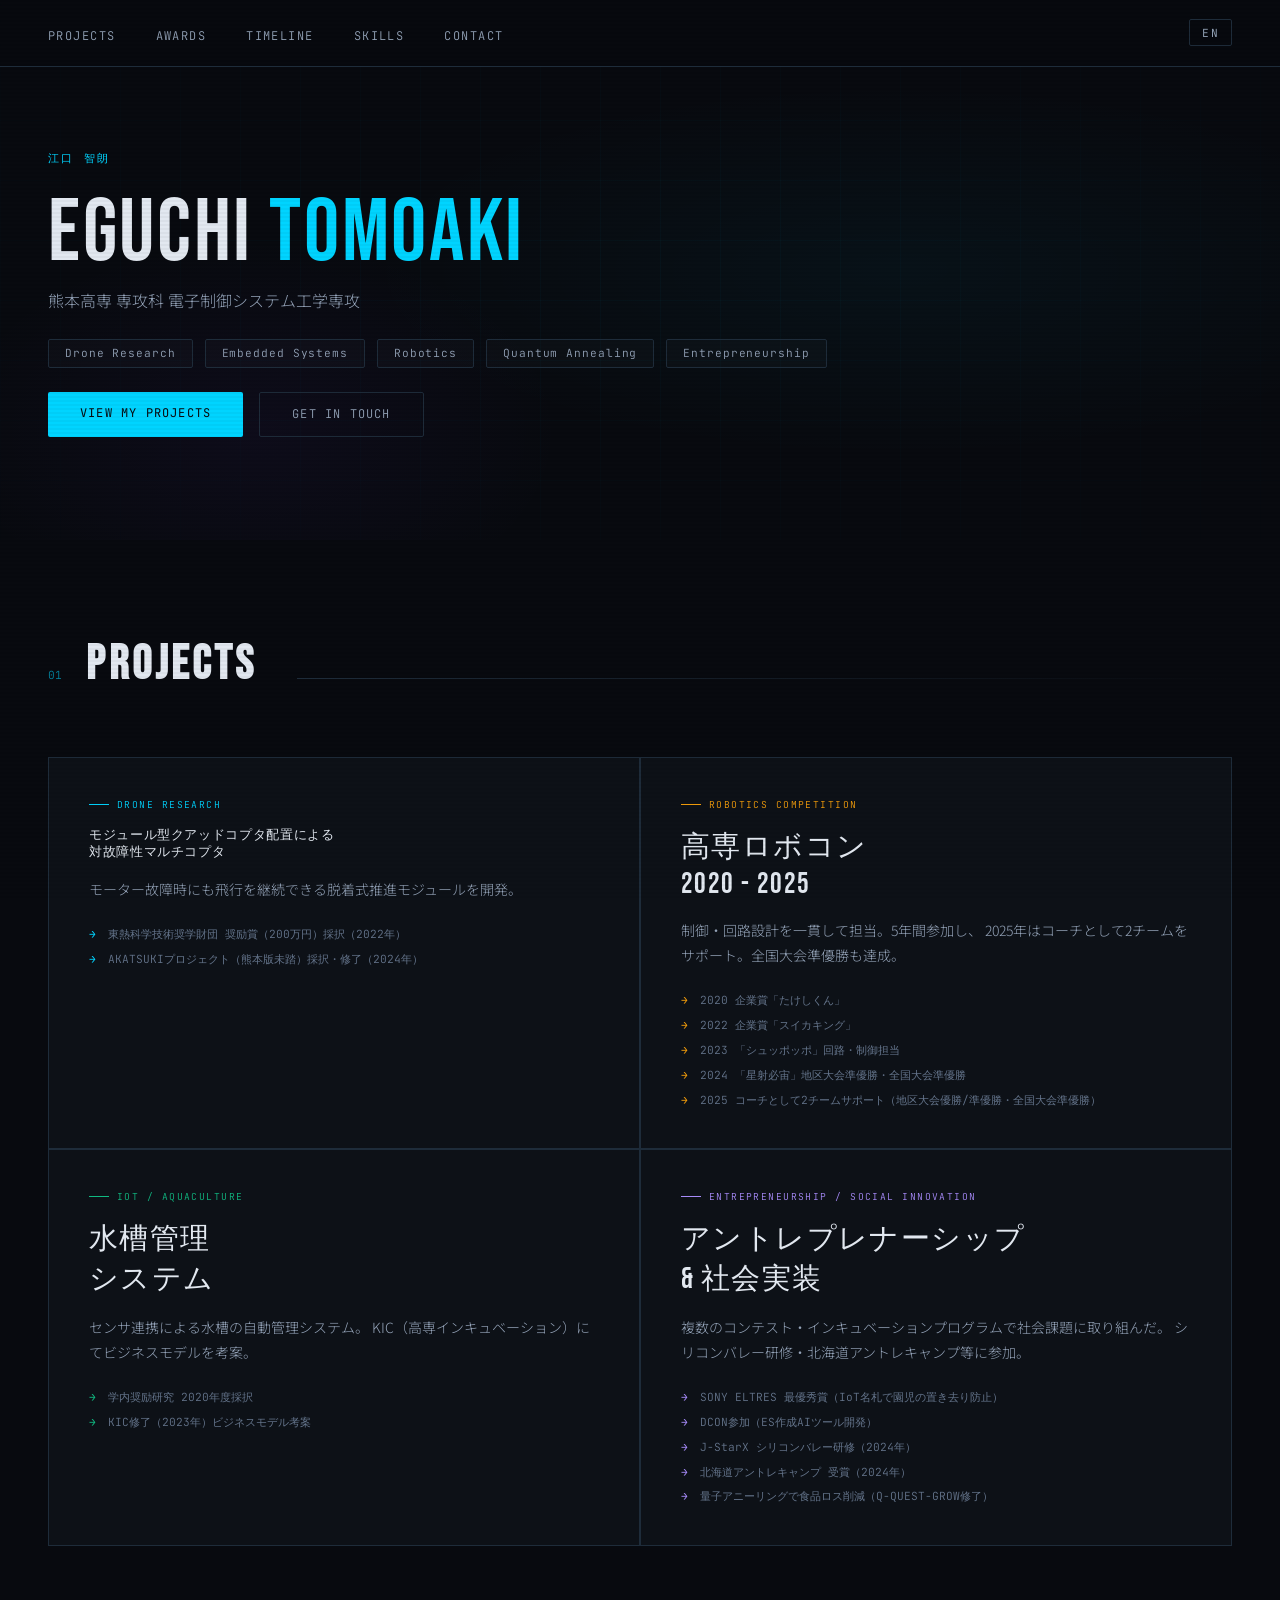
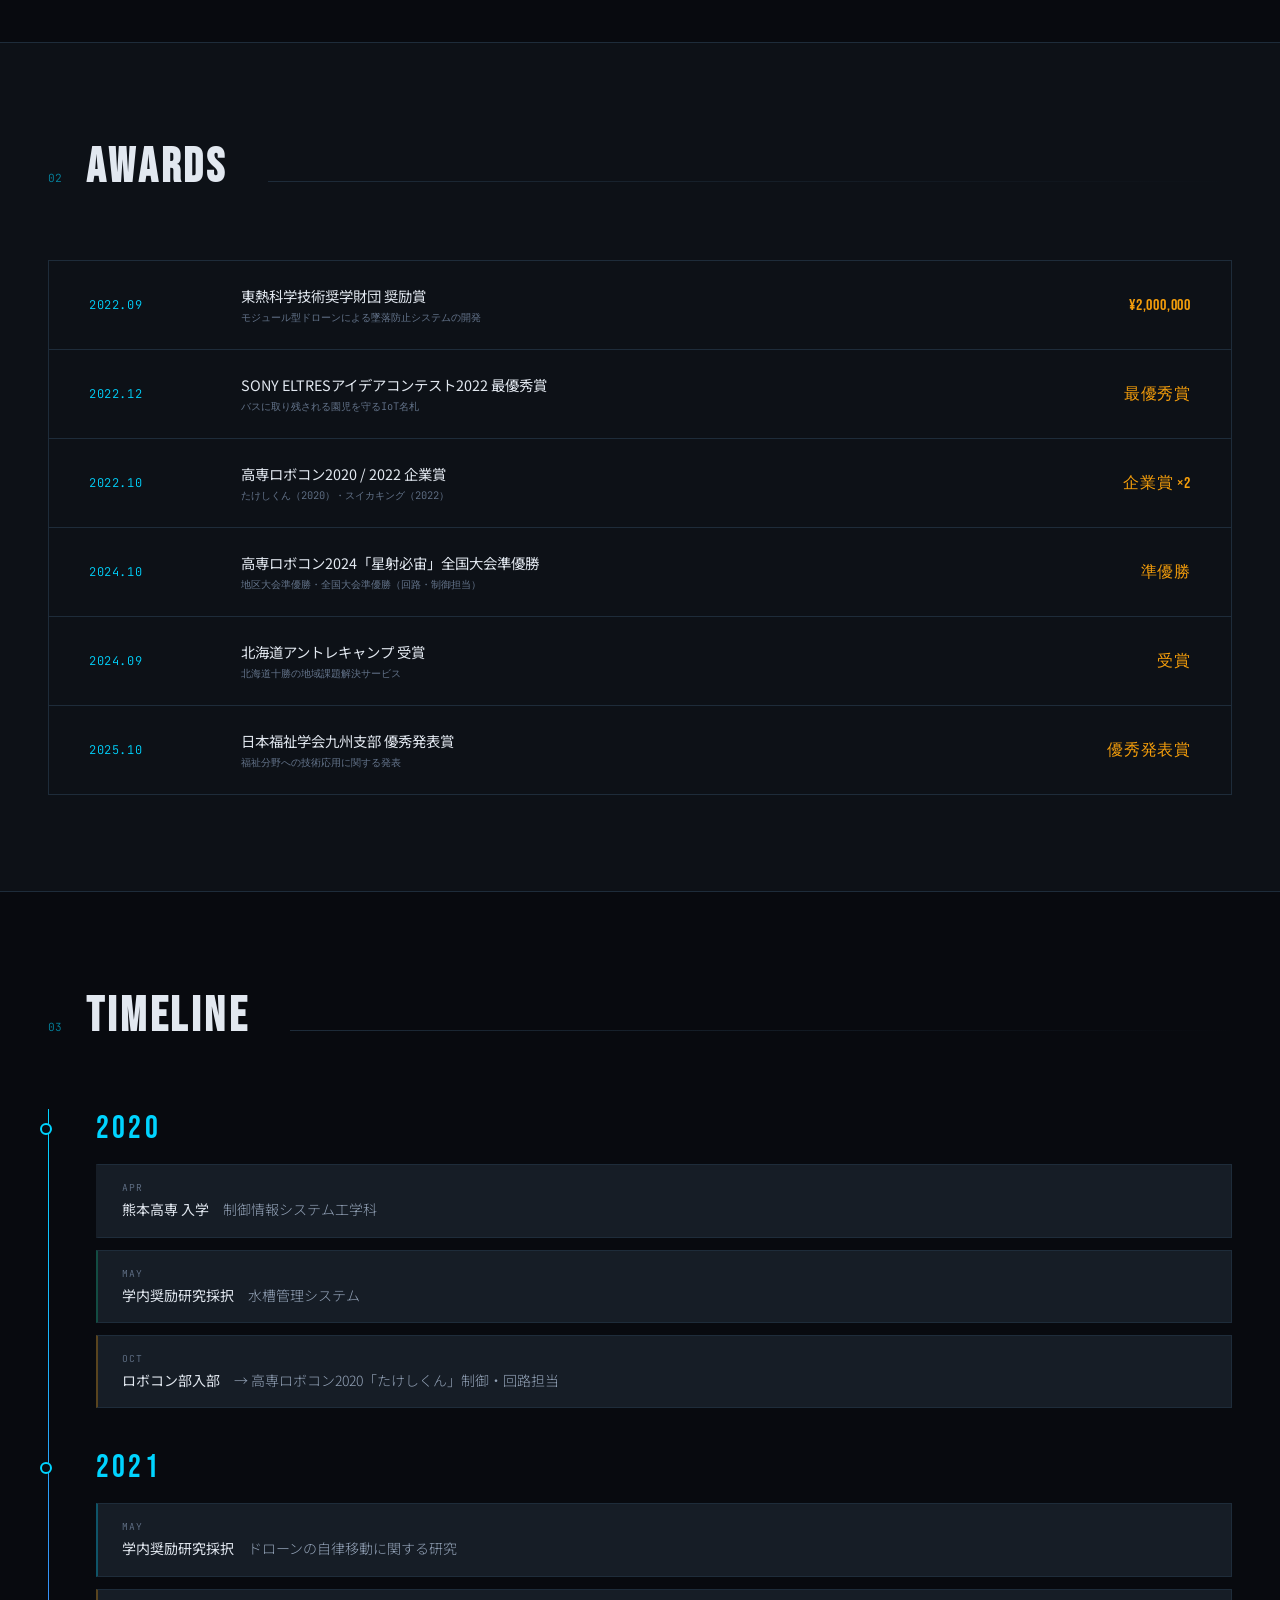
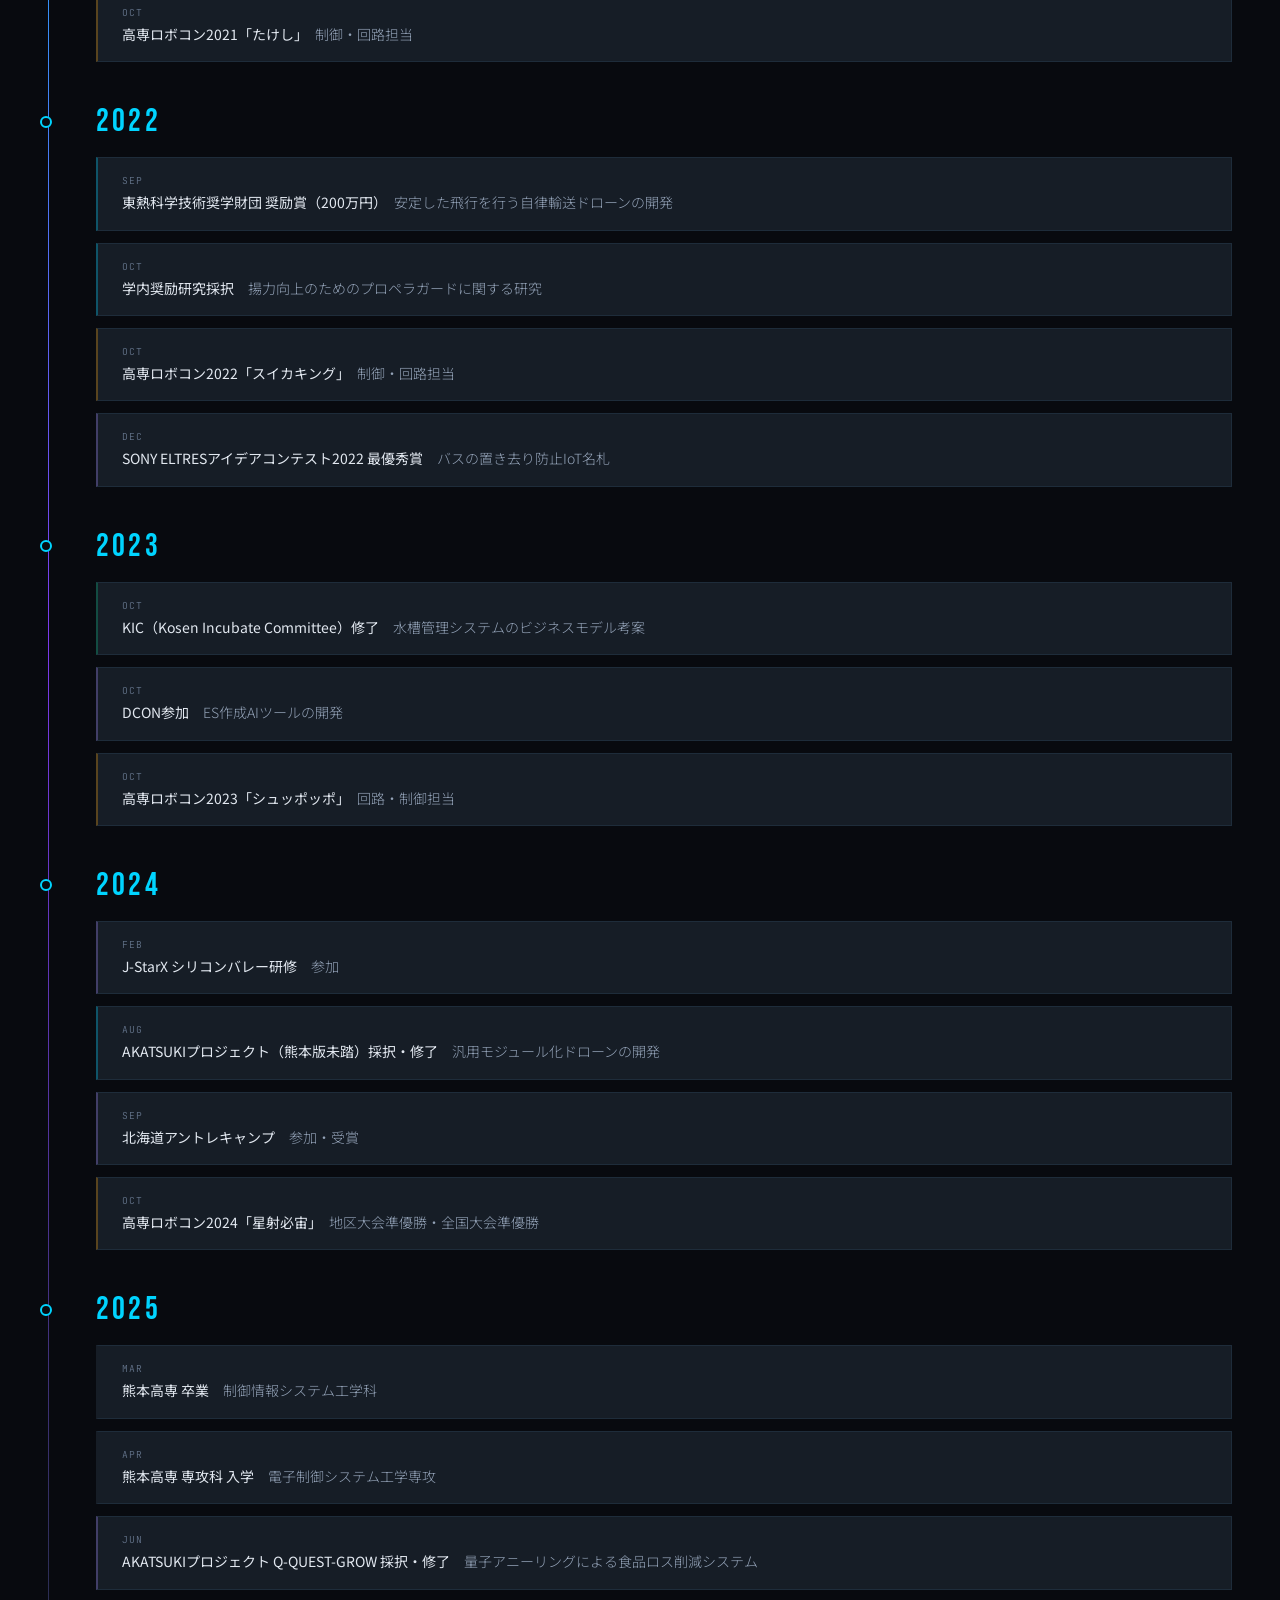
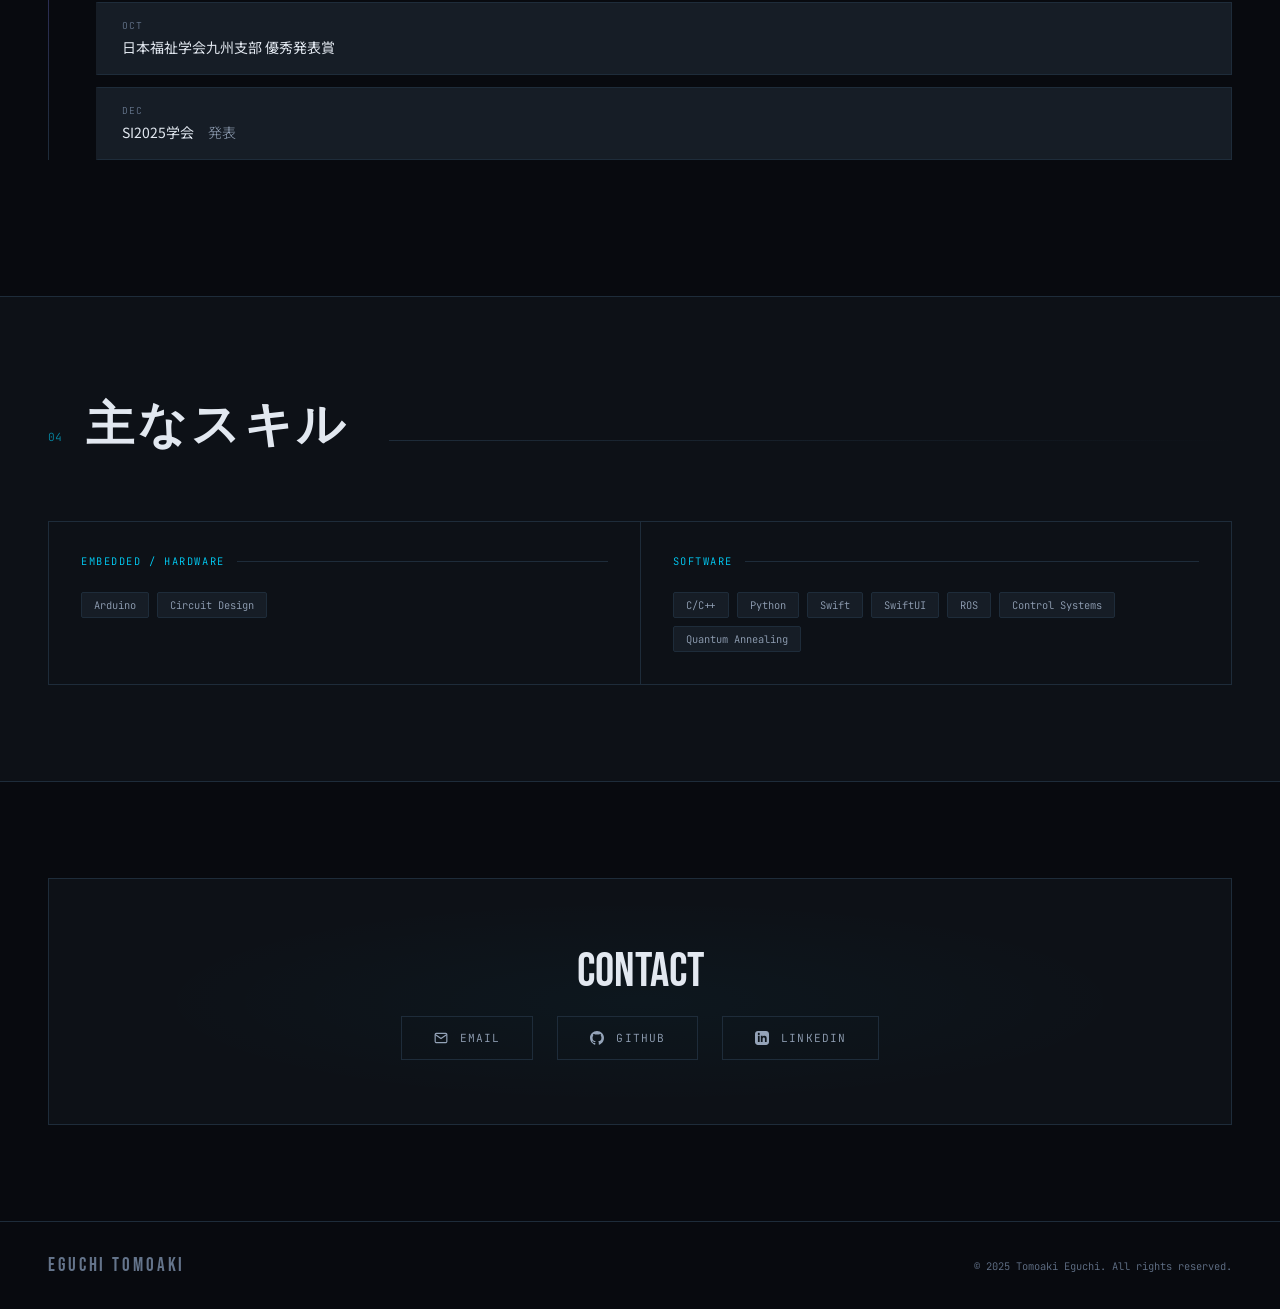
<file: index.html>
<!DOCTYPE html>
<html lang="ja">
<head>
<meta charset="UTF-8">
<meta name="viewport" content="width=device-width, initial-scale=1.0">
<title>江口智朗 | Tomoaki Eguchi</title>
<link rel="preconnect" href="https://fonts.googleapis.com">
<link href="https://fonts.googleapis.com/css2?family=Bebas+Neue&family=Noto+Sans+JP:wght@300;400;700&family=JetBrains+Mono:wght@300;400&display=swap" rel="stylesheet">
<link rel="stylesheet" href="style.css">
<style>
  :root {
    --bg: #080a0f;
    --bg2: #0d1117;
    --bg3: #131920;
    --surface: #161d26;
    --border: #1e2c3a;
    --accent: #00d4ff;
    --accent2: #7c3aed;
    --accent3: #10b981;
    --text: #e2e8f0;
    --text-muted: #64748b;
    --text-dim: #94a3b8;
    --drone: #00d4ff;
    --robocon: #f59e0b;
    --aqua: #10b981;
    --biz: #a78bfa;
  }

  *, *::before, *::after { box-sizing: border-box; margin: 0; padding: 0; }

  html { scroll-behavior: smooth; }

  body {
    background: var(--bg);
    color: var(--text);
    font-family: 'Noto Sans JP', sans-serif;
    font-weight: 300;
    overflow-x: hidden;
  }


  /* Scrollbar */
  ::-webkit-scrollbar { width: 4px; }
  ::-webkit-scrollbar-track { background: var(--bg); }
  ::-webkit-scrollbar-thumb { background: var(--accent); border-radius: 2px; }

  /* NAV */
  nav {
    position: fixed; top: 0; left: 0; right: 0; z-index: 100;
    display: flex; align-items: center; justify-content: space-between;
    padding: 1.2rem 3rem;
    background: rgba(8,10,15,0.85);
    backdrop-filter: blur(20px);
    border-bottom: 1px solid var(--border);
  }
  .nav-logo {
    font-family: 'Bebas Neue', sans-serif;
    font-size: 1.5rem;
    letter-spacing: 0.15em;
    color: var(--accent);
  }
  .nav-links { display: flex; gap: 2.5rem; list-style: none; }
  .nav-links a {
    color: var(--text-dim);
    text-decoration: none;
    font-size: 0.75rem;
    letter-spacing: 0.12em;
    text-transform: uppercase;
    font-family: 'JetBrains Mono', monospace;
    transition: color 0.3s;
    position: relative;
  }
  .nav-links a::after {
    content: '';
    position: absolute; bottom: -3px; left: 0; right: 0; height: 1px;
    background: var(--accent);
    transform: scaleX(0);
    transition: transform 0.3s;
  }
  .nav-links a:hover { color: var(--accent); }
  .nav-links a:hover::after { transform: scaleX(1); }

  /* HERO */
  .hero {
    min-height: 60vh;
    display: flex; align-items: center;
    padding: 5rem 3rem 2rem;
    position: relative;
    overflow: hidden;
  }
  .hero-bg {
    position: absolute; inset: 0;
    background:
      radial-gradient(ellipse 60% 50% at 70% 50%, rgba(0,212,255,0.04) 0%, transparent 70%),
      radial-gradient(ellipse 40% 60% at 20% 80%, rgba(124,58,237,0.05) 0%, transparent 60%);
  }
  .hero-grid {
    position: absolute; inset: 0;
    background-image:
      linear-gradient(rgba(0,212,255,0.03) 1px, transparent 1px),
      linear-gradient(90deg, rgba(0,212,255,0.03) 1px, transparent 1px);
    background-size: 60px 60px;
    mask-image: radial-gradient(ellipse 80% 80% at 50% 50%, black 0%, transparent 100%);
  }
  .hero-content {
    position: relative; z-index: 1;
    max-width: 900px;
  }
  .hero-eyebrow {
    font-family: 'JetBrains Mono', monospace;
    font-size: 0.7rem;
    letter-spacing: 0.2em;
    color: var(--accent);
    text-transform: uppercase;
    margin-bottom: 1.5rem;
    opacity: 0;
    animation: fadeUp 0.8s 0.2s forwards;
  }
  .hero-name-row {
    display: flex;
    align-items: flex-end;
    gap: 2.5rem;
    margin-bottom: 0.5rem;
    opacity: 0;
    animation: fadeUp 0.8s 0.4s forwards;
  }
  .hero-name {
    font-family: 'Bebas Neue', sans-serif;
    font-size: clamp(2.8rem, 7vw, 5.5rem);
    line-height: 1;
    letter-spacing: 0.03em;
    color: var(--text);
  }
  .hero-name span { color: var(--accent); }
  .hero-sub {
    font-family: 'Bebas Neue', sans-serif;
    font-size: clamp(1.5rem, 4vw, 3rem);
    color: var(--text-muted);
    letter-spacing: 0.08em;
    margin-bottom: 2rem;
    opacity: 0;
    animation: fadeUp 0.8s 0.6s forwards;
  }
  .hero-desc {
    font-size: 1rem;
    line-height: 1.8;
    color: var(--text-dim);
    max-width: 100%;
    margin-bottom: 1.5rem;
    opacity: 0;
    animation: fadeUp 0.8s 0.8s forwards;
  }
  .hero-tags {
    display: flex; flex-wrap: wrap; gap: 0.75rem;
    margin-bottom: 1.5rem;
    opacity: 0;
    animation: fadeUp 0.8s 1s forwards;
  }
  .tag {
    padding: 0.4rem 1rem;
    border: 1px solid var(--border);
    border-radius: 2px;
    font-family: 'JetBrains Mono', monospace;
    font-size: 0.7rem;
    letter-spacing: 0.08em;
    color: var(--text-dim);
    background: rgba(255,255,255,0.02);
    transition: all 0.3s;
  }
  .tag:hover {
    border-color: var(--accent);
    color: var(--accent);
    background: rgba(0,212,255,0.05);
  }
  .hero-cta {
    display: flex; gap: 1rem;
    opacity: 0;
    animation: fadeUp 0.8s 1.2s forwards;
  }
  .btn-primary {
    padding: 0.85rem 2rem;
    background: var(--accent);
    color: var(--bg);
    border: none;
    border-radius: 2px;
    font-family: 'JetBrains Mono', monospace;
    font-size: 0.75rem;
    letter-spacing: 0.1em;
    text-transform: uppercase;
    text-decoration: none;
    transition: all 0.3s;
    font-weight: 400;
  }
  .btn-primary:hover { background: #fff; transform: translateY(-2px); }
  .btn-outline {
    padding: 0.85rem 2rem;
    background: transparent;
    color: var(--text-dim);
    border: 1px solid var(--border);
    border-radius: 2px;
    font-family: 'JetBrains Mono', monospace;
    font-size: 0.75rem;
    letter-spacing: 0.1em;
    text-transform: uppercase;
    text-decoration: none;
    transition: all 0.3s;
  }
  .btn-outline:hover { border-color: var(--accent); color: var(--accent); }

  /* STATS BAR */
  .stats-bar {
    background: var(--surface);
    border-top: 1px solid var(--border);
    border-bottom: 1px solid var(--border);
    padding: 2rem 3rem;
    display: grid;
    grid-template-columns: repeat(4, 1fr);
    gap: 1px;
  }
  .stat-item {
    padding: 1rem 2rem;
    text-align: center;
    position: relative;
  }
  .stat-item::after {
    content: '';
    position: absolute; right: 0; top: 20%; bottom: 20%;
    width: 1px; background: var(--border);
  }
  .stat-item:last-child::after { display: none; }
  .stat-num {
    font-family: 'Bebas Neue', sans-serif;
    font-size: 2.5rem;
    color: var(--accent);
    display: block;
    line-height: 1;
  }
  .stat-label {
    font-size: 0.65rem;
    letter-spacing: 0.1em;
    text-transform: uppercase;
    color: var(--text-muted);
    font-family: 'JetBrains Mono', monospace;
    margin-top: 0.4rem;
  }

  /* SECTIONS */
  section { padding: 6rem 3rem; }
  .section-header {
    display: flex; align-items: baseline; gap: 1.5rem;
    margin-bottom: 4rem;
  }
  .section-num {
    font-family: 'JetBrains Mono', monospace;
    font-size: 0.7rem;
    color: var(--accent);
    opacity: 0.6;
  }
  .section-title {
    font-family: 'Bebas Neue', sans-serif;
    font-size: 3rem;
    letter-spacing: 0.08em;
    color: var(--text);
  }
  .section-line {
    flex: 1;
    height: 1px;
    background: linear-gradient(90deg, var(--border) 0%, transparent 100%);
    margin-left: 1rem;
  }

  /* PROJECT CARDS */
  .projects-grid {
    display: grid;
    grid-template-columns: repeat(2, 1fr);
    gap: 1.5px;
    background: var(--border);
    border: 1px solid var(--border);
  }
  .project-card {
    background: var(--bg2);
    padding: 2.5rem;
    transition: background 0.3s;
    position: relative;
    overflow: hidden;
  }
  .project-card::before {
    content: '';
    position: absolute;
    top: 0; left: 0; right: 0;
    height: 2px;
    background: var(--card-color, var(--accent));
    transform: scaleX(0);
    transform-origin: left;
    transition: transform 0.4s ease;
  }
  .project-card:hover { background: var(--surface); }
  .project-card:hover::before { transform: scaleX(1); }
  .project-card.drone { --card-color: var(--drone); }
  .project-card.robocon { --card-color: var(--robocon); }
  .project-card.aqua { --card-color: var(--aqua); }
  .project-card.biz { --card-color: var(--biz); }
  .card-tag {
    font-family: 'JetBrains Mono', monospace;
    font-size: 0.6rem;
    letter-spacing: 0.15em;
    text-transform: uppercase;
    color: var(--card-color, var(--accent));
    margin-bottom: 1rem;
    display: flex; align-items: center; gap: 0.5rem;
  }
  .card-tag::before {
    content: '';
    width: 20px; height: 1px;
    background: var(--card-color, var(--accent));
  }
  .card-title {
    font-family: 'Bebas Neue', sans-serif;
    font-size: 1.8rem;
    letter-spacing: 0.05em;
    margin-bottom: 1rem;
    color: var(--text);
  }
  .card-desc {
    font-size: 0.875rem;
    line-height: 1.8;
    color: var(--text-dim);
    margin-bottom: 1.5rem;
  }
  .card-achievements {
    list-style: none;
    display: flex; flex-direction: column; gap: 0.5rem;
  }
  .card-achievements li {
    font-family: 'JetBrains Mono', monospace;
    font-size: 0.7rem;
    color: var(--text-muted);
    display: flex; align-items: flex-start; gap: 0.75rem;
    line-height: 1.5;
  }
  .card-achievements li::before {
    content: '→';
    color: var(--card-color, var(--accent));
    flex-shrink: 0;
    margin-top: 0;
  }
  .award-badge {
    display: inline-flex;
    align-items: center;
    gap: 0.4rem;
    background: rgba(245,158,11,0.1);
    border: 1px solid rgba(245,158,11,0.3);
    padding: 0.2rem 0.6rem;
    border-radius: 2px;
    font-family: 'JetBrains Mono', monospace;
    font-size: 0.6rem;
    color: #f59e0b;
    margin-top: 1rem;
  }

  /* AWARDS */
  .awards-list {
    display: flex; flex-direction: column; gap: 1px;
    background: var(--border);
    border: 1px solid var(--border);
  }
  .award-item {
    background: var(--bg2);
    padding: 1.5rem 2.5rem;
    display: grid;
    grid-template-columns: 120px 1fr auto;
    align-items: center;
    gap: 2rem;
    transition: background 0.3s;
  }
  .award-item:hover { background: var(--surface); }
  .award-year {
    font-family: 'JetBrains Mono', monospace;
    font-size: 0.75rem;
    color: var(--accent);
    letter-spacing: 0.05em;
  }
  .award-name {
    font-size: 0.9rem;
    color: var(--text);
    font-weight: 400;
  }
  .award-detail {
    font-family: 'JetBrains Mono', monospace;
    font-size: 0.65rem;
    color: var(--text-muted);
    margin-top: 0.25rem;
  }
  .award-prize {
    font-family: 'Bebas Neue', sans-serif;
    font-size: 1rem;
    color: #f59e0b;
    letter-spacing: 0.05em;
    white-space: nowrap;
  }

  /* TIMELINE */
  .timeline {
    position: relative;
    padding-left: 3rem;
  }
  .timeline::before {
    content: '';
    position: absolute;
    left: 0; top: 0; bottom: 0;
    width: 1px;
    background: linear-gradient(180deg, var(--accent) 0%, var(--accent2) 50%, var(--border) 100%);
  }
  .tl-year-group { margin-bottom: 2.5rem; }
  .tl-year {
    font-family: 'Bebas Neue', sans-serif;
    font-size: 2rem;
    color: var(--accent);
    letter-spacing: 0.1em;
    margin-bottom: 1rem;
    position: relative;
  }
  .tl-year::before {
    content: '';
    position: absolute;
    left: -3.5rem; top: 50%;
    transform: translateY(-50%);
    width: 12px; height: 12px;
    border: 2px solid var(--accent);
    background: var(--bg);
    border-radius: 50%;
  }
  .tl-items { display: flex; flex-direction: column; gap: 0.75rem; }
  .tl-item {
    background: var(--surface);
    border: 1px solid var(--border);
    border-left: 2px solid transparent;
    padding: 1rem 1.5rem;
    transition: all 0.3s;
  }
  .tl-item:hover {
    border-left-color: var(--accent);
    background: var(--bg3);
    transform: translateX(4px);
  }
  .tl-item.drone-item { border-left-color: rgba(0,212,255,0.3); }
  .tl-item.robocon-item { border-left-color: rgba(245,158,11,0.3); }
  .tl-item.aqua-item { border-left-color: rgba(16,185,129,0.3); }
  .tl-item.biz-item { border-left-color: rgba(167,139,250,0.3); }
  .tl-month {
    font-family: 'JetBrains Mono', monospace;
    font-size: 0.6rem;
    letter-spacing: 0.1em;
    color: var(--text-muted);
    margin-bottom: 0.25rem;
  }
  .tl-text {
    font-size: 0.875rem;
    color: var(--text-dim);
    line-height: 1.6;
  }
  .tl-text strong {
    color: var(--text);
    font-weight: 400;
  }
  .tl-badge {
    display: inline-flex;
    align-items: center;
    padding: 0.15rem 0.5rem;
    border-radius: 2px;
    font-family: 'JetBrains Mono', monospace;
    font-size: 0.55rem;
    letter-spacing: 0.08em;
    margin-left: 0.5rem;
    vertical-align: middle;
  }
  .badge-award { background: rgba(245,158,11,0.15); color: #f59e0b; border: 1px solid rgba(245,158,11,0.3); }
  .badge-academic { background: rgba(0,212,255,0.1); color: var(--accent); border: 1px solid rgba(0,212,255,0.2); }

  /* SKILLS */
  .skills-grid {
    display: grid;
    grid-template-columns: repeat(2, 1fr);
    gap: 1px;
    background: var(--border);
    border: 1px solid var(--border);
  }
  .skill-category {
    background: var(--bg2);
    padding: 2rem;
  }
  .skill-cat-name {
    font-family: 'JetBrains Mono', monospace;
    font-size: 0.65rem;
    letter-spacing: 0.15em;
    text-transform: uppercase;
    color: var(--accent);
    margin-bottom: 1.5rem;
    display: flex; align-items: center; gap: 0.75rem;
  }
  .skill-cat-name::after { content: ''; flex: 1; height: 1px; background: var(--border); }
  .skill-tags { display: flex; flex-wrap: wrap; gap: 0.5rem; }
  .skill-tag {
    padding: 0.3rem 0.75rem;
    background: var(--surface);
    border: 1px solid var(--border);
    border-radius: 2px;
    font-family: 'JetBrains Mono', monospace;
    font-size: 0.65rem;
    color: var(--text-dim);
    transition: all 0.2s;
  }
  .skill-tag:hover { border-color: var(--accent); color: var(--accent); }

  /* CONTACT */
  .contact-section {
    background: var(--bg2);
    border: 1px solid var(--border);
    padding: 4rem;
    text-align: center;
    position: relative;
    overflow: hidden;
  }
  .contact-section::before {
    content: '';
    position: absolute; inset: 0;
    background: radial-gradient(ellipse 60% 60% at 50% 50%, rgba(0,212,255,0.03) 0%, transparent 70%);
  }
  .contact-title {
    font-family: 'Bebas Neue', sans-serif;
    font-size: 3rem;
    color: var(--text);
    margin-bottom: 1rem;
    position: relative;
  }
  .contact-sub {
    color: var(--text-muted);
    font-size: 0.875rem;
    margin-bottom: 2.5rem;
    position: relative;
  }
  .contact-links {
    display: flex; justify-content: center; gap: 1.5rem;
    position: relative;
  }
  .contact-link {
    padding: 0.9rem 2rem;
    border: 1px solid var(--border);
    color: var(--text-dim);
    text-decoration: none;
    font-family: 'JetBrains Mono', monospace;
    font-size: 0.7rem;
    letter-spacing: 0.1em;
    text-transform: uppercase;
    transition: all 0.3s;
    display: flex; align-items: center; gap: 0.75rem;
  }
  .contact-link:hover {
    border-color: var(--accent);
    color: var(--accent);
    background: rgba(0,212,255,0.05);
  }

  /* FOOTER */
  footer {
    padding: 2rem 3rem;
    border-top: 1px solid var(--border);
    display: flex; justify-content: space-between; align-items: center;
  }
  .footer-logo {
    font-family: 'Bebas Neue', sans-serif;
    font-size: 1.2rem;
    color: var(--text-muted);
    letter-spacing: 0.15em;
  }
  .footer-copy {
    font-family: 'JetBrains Mono', monospace;
    font-size: 0.65rem;
    color: var(--text-muted);
  }

  /* ANIMATIONS */
  @keyframes fadeUp {
    from { opacity: 0; transform: translateY(20px); }
    to { opacity: 1; transform: translateY(0); }
  }

  .fade-in {
    opacity: 0;
    transform: translateY(30px);
    transition: opacity 0.7s ease, transform 0.7s ease;
  }
  .fade-in.visible {
    opacity: 1;
    transform: translateY(0);
  }

  /* Glitch effect on name hover */
  .hero-name:hover {
    animation: glitch 0.3s steps(2) forwards;
  }
  @keyframes glitch {
    0% { text-shadow: 2px 0 var(--accent), -2px 0 var(--accent2); }
    25% { text-shadow: -2px 0 var(--accent), 2px 0 var(--accent2); }
    50% { text-shadow: 2px 2px var(--accent3), -2px -2px var(--accent2); }
    75% { text-shadow: -2px 2px var(--accent), 2px -2px var(--accent3); }
    100% { text-shadow: none; }
  }

  /* Scanline overlay */
  body::after {
    content: '';
    position: fixed; inset: 0;
    background: repeating-linear-gradient(
      0deg, transparent, transparent 2px,
      rgba(0,0,0,0.03) 2px, rgba(0,0,0,0.03) 4px
    );
    pointer-events: none;
    z-index: 9990;
  }

  /* Timeline link */
  .tl-link {
    display: block;
    text-decoration: none;
    color: inherit;
  }
  .tl-link .tl-item::after {
    content: '→';
    position: absolute;
    right: 1.5rem;
    top: 50%;
    transform: translateY(-50%);
    font-family: 'JetBrains Mono', monospace;
    font-size: 0.7rem;
    color: var(--accent);
    opacity: 0;
    transition: opacity 0.3s;
  }
  .tl-item { position: relative; }
  .tl-link:hover .tl-item {
    border-left-color: var(--accent);
    background: var(--bg3);
    transform: translateX(4px);
  }
  .tl-link:hover .tl-item::after { opacity: 1; }

  @media (max-width: 768px) {
    nav { padding: 1rem 1.5rem; }
    .nav-links { display: none; }
    section { padding: 4rem 1.5rem; }
    .hero { padding: 8rem 1.5rem 4rem; }
    .stats-bar { grid-template-columns: repeat(2, 1fr); padding: 1.5rem; }
    .projects-grid { grid-template-columns: 1fr; }
    .award-item { grid-template-columns: 1fr; gap: 0.5rem; }
    .skills-grid { grid-template-columns: 1fr; }
    .contact-section { padding: 2.5rem 1.5rem; }
    .contact-links { flex-direction: column; align-items: center; }
    footer { flex-direction: column; gap: 0.75rem; text-align: center; }
  }
</style>
</head>
<body>


<nav>
  <ul class="nav-links">
    <li><a href="#projects">Projects</a></li>
    <li><a href="#awards">Awards</a></li>
    <li><a href="#timeline">Timeline</a></li>
    <li><a href="#skills">Skills</a></li>
    <li><a href="#contact">Contact</a></li>
  </ul>
</nav>

<!-- HERO -->
<section class="hero">
  <div class="hero-bg"></div>
  <div class="hero-grid"></div>
  <div class="hero-content">
    <div class="hero-eyebrow">江口 智朗</div>
    <div class="hero-name-row">
      <div class="hero-name">EGUCHI <span>TOMOAKI</span></div>
    </div>
    <p class="hero-desc"
      data-ja-html="熊本高専 専攻科 電子制御システム工学専攻"
      data-en-html="Kumamoto KOSEN — Advanced Engineering Program (Electronics &amp; Control Systems)">
      熊本高専 専攻科 電子制御システム工学専攻
    </p>
    <div class="hero-tags">
      <span class="tag">Drone Research</span>
      <span class="tag">Embedded Systems</span>
      <span class="tag">Robotics</span>
      <span class="tag">Quantum Annealing</span>
      <span class="tag">Entrepreneurship</span>
    </div>
    <div class="hero-cta">
      <a href="#projects" class="btn-primary">View My Projects</a>
      <a href="#contact" class="btn-outline">Get in Touch</a>
    </div>
  </div>
</section>


<!-- PROJECTS -->
<section id="projects">
  <div class="section-header">
    <span class="section-num">01</span>
    <h2 class="section-title">Projects</h2>
    <div class="section-line"></div>
  </div>
  <div class="projects-grid fade-in">

    <!-- DRONE -->
    <div class="project-card drone">
      <div class="card-tag">Drone Research</div>
      <div class="card-title" style="font-size:0.8em;"
        data-ja-html="モジュール型クアッドコプタ配置による<br>対故障性マルチコプタ"
        data-en-html="Modular Quad-Copter Based<br>Fault-Tolerant Multicopter">モジュール型クアッドコプタ配置による<br>対故障性マルチコプタ</div>
      <p class="card-desc"
        data-ja="モーター故障時にも飛行を継続できる脱着式推進モジュールを開発。"
        data-en="Developed detachable propulsion modules enabling continued flight even upon motor failure.">
        モーター故障時にも飛行を継続できる脱着式推進モジュールを開発。
      </p>
      <ul class="card-achievements">
        <li data-ja="東熱科学技術奨学財団 奨励賞（200万円）採択（2022年）" data-en="Tonetsu Foundation Encouragement Award (¥2M) (2022)">東熱科学技術奨学財団 奨励賞（200万円）採択（2022年）</li>
        <li data-ja="AKATSUKIプロジェクト（熊本版未踏）採択・修了（2024年）" data-en="AKATSUAKI Project (Mitou-type) Completion (2024)">AKATSUKIプロジェクト（熊本版未踏）採択・修了（2024年）</li>

      </ul>
    </div>

    <!-- ROBOCON -->
    <div class="project-card robocon">
      <div class="card-tag">Robotics Competition</div>
      <div class="card-title"
        data-ja-html="高専ロボコン<br>2020 - 2025"
        data-en-html="KOSEN Robocon<br>2020 - 2025">高専ロボコン<br>2020 - 2025</div>
      <p class="card-desc"
        data-ja="制御・回路設計を一貫して担当。5年間参加し、2025年はコーチとして2チームをサポート。全国大会準優勝も達成。"
        data-en="Consistently handled control and circuit design. Competed for 5 years, and coached two teams in 2025. Achieved National Tournament Runner-Up.">
        制御・回路設計を一貫して担当。5年間参加し、
        2025年はコーチとして2チームをサポート。全国大会準優勝も達成。
      </p>
      <ul class="card-achievements">
        <li data-ja="2020 企業賞「たけしくん」" data-en='2020 Company Award "Takeshikun"'>2020 企業賞「たけしくん」</li>
        <li data-ja="2022 企業賞「スイカキング」" data-en='2022 Company Award "Watermelon King"'>2022 企業賞「スイカキング」</li>
        <li data-ja="2023 「シュッポッポ」回路・制御担当" data-en='2023 "Shupoppo" — Circuit &amp; Control Lead'>2023 「シュッポッポ」回路・制御担当</li>
        <li data-ja="2024 「星射必宙」地区大会準優勝・全国大会準優勝" data-en='2024 "Hoshi-sha-hicchuu" — Regional &amp; National Runner-Up'>2024 「星射必宙」地区大会準優勝・全国大会準優勝</li>
        <li data-ja="2025 コーチとして2チームサポート（地区大会優勝/準優勝・全国大会準優勝）" data-en="2025 Coached 2 Teams (Regional 1st &amp; 2nd, National Runner-Up)">2025 コーチとして2チームサポート（地区大会優勝/準優勝・全国大会準優勝）</li>
      </ul>
    </div>

    <!-- AQUA -->
    <div class="project-card aqua">
      <div class="card-tag">IoT / Aquaculture</div>
      <div class="card-title"
        data-ja-html="水槽管理<br>システム"
        data-en-html="Aquaculture<br>Management System">水槽管理<br>システム</div>
      <p class="card-desc"
        data-ja="センサ連携による水槽の自動管理システム。KIC（高専インキュベーション）にてビジネスモデルを考案。"
        data-en="Automated aquaculture management system using sensor integration. Proposed a business model through KIC (KOSEN Incubation Committee).">
        センサ連携による水槽の自動管理システム。
        KIC（高専インキュベーション）にてビジネスモデルを考案。
      </p>
      <ul class="card-achievements">
        <li data-ja="学内奨励研究 2020年度採択" data-en="Research Grant Adopted 2020">学内奨励研究 2020年度採択</li>
        <li data-ja="KIC修了（2023年）ビジネスモデル考案" data-en="KIC Completion (2023) — Business Model Development">KIC修了（2023年）ビジネスモデル考案</li>
      </ul>
    </div>

    <!-- BUSINESS -->
    <div class="project-card biz" style="grid-column: span 1;">
      <div class="card-tag">Entrepreneurship / Social Innovation</div>
      <div class="card-title"
        data-ja-html="アントレプレナーシップ<br>&amp; 社会実装"
        data-en-html="Entrepreneurship<br>&amp; Social Innovation">アントレプレナーシップ<br>& 社会実装</div>
      <p class="card-desc"
        data-ja="複数のコンテスト・インキュベーションプログラムで社会課題に取り組んだ。シリコンバレー研修・北海道アントレキャンプ等に参加。"
        data-en="Engaged with social challenges through multiple contests and incubation programs. Participated in Silicon Valley training and Hokkaido entrepreneurship camp.">
        複数のコンテスト・インキュベーションプログラムで社会課題に取り組んだ。
        シリコンバレー研修・北海道アントレキャンプ等に参加。
      </p>
      <ul class="card-achievements">
        <li data-ja="SONY ELTRES 最優秀賞（IoT名札で園児の置き去り防止）" data-en="SONY ELTRES Grand Prize (IoT tag for child safety on buses)">SONY ELTRES 最優秀賞（IoT名札で園児の置き去り防止）</li>
        <li data-ja="DCON参加（ES作成AIツール開発）" data-en="DCON Participation (AI tool for job application essays)">DCON参加（ES作成AIツール開発）</li>
        <li data-ja="J-StarX シリコンバレー研修（2024年）" data-en="J-StarX Silicon Valley Program (2024)">J-StarX シリコンバレー研修（2024年）</li>
        <li data-ja="北海道アントレキャンプ 受賞（2024年）" data-en="Hokkaido Entrepreneurship Camp Award (2024)">北海道アントレキャンプ 受賞（2024年）</li>
        <li data-ja="量子アニーリングで食品ロス削減（Q-QUEST-GROW修了）" data-en="Food Loss Reduction via Quantum Annealing (Q-QUEST-GROW)">量子アニーリングで食品ロス削減（Q-QUEST-GROW修了）</li>
      </ul>
    </div>

  </div>
</section>

<!-- AWARDS -->
<section id="awards" style="background: var(--bg2); border-top: 1px solid var(--border); border-bottom: 1px solid var(--border);">
  <div class="section-header">
    <span class="section-num">02</span>
    <h2 class="section-title">Awards</h2>
    <div class="section-line"></div>
  </div>
  <div class="awards-list fade-in">
    <div class="award-item">
      <div class="award-year">2022.09</div>
      <div>
        <div class="award-name" data-ja="東熱科学技術奨学財団 奨励賞" data-en="Tonetsu Foundation Encouragement Award">東熱科学技術奨学財団 奨励賞</div>
        <div class="award-detail" data-ja="モジュール型ドローンによる墜落防止システムの開発" data-en="Development of crash-prevention system for modular drones">モジュール型ドローンによる墜落防止システムの開発</div>
      </div>
      <div class="award-prize">¥2,000,000</div>
    </div>
    <div class="award-item">
      <div class="award-year">2022.12</div>
      <div>
        <div class="award-name" data-ja="SONY ELTRESアイデアコンテスト2022 最優秀賞" data-en="SONY ELTRES Idea Contest 2022 — Grand Prize">SONY ELTRESアイデアコンテスト2022 最優秀賞</div>
        <div class="award-detail" data-ja="バスに取り残される園児を守るIoT名札" data-en="IoT name tag to protect children left behind on buses">バスに取り残される園児を守るIoT名札</div>
      </div>
      <div class="award-prize" data-ja="最優秀賞" data-en="Grand Prize">最優秀賞</div>
    </div>
    <div class="award-item">
      <div class="award-year">2022.10</div>
      <div>
        <div class="award-name" data-ja="高専ロボコン2020 / 2022 企業賞" data-en="KOSEN Robocon 2020 / 2022 — Company Award">高専ロボコン2020 / 2022 企業賞</div>
        <div class="award-detail" data-ja="たけしくん（2020）・スイカキング（2022）" data-en="National robot contest for KOSEN students. Circuit &amp; control lead; awarded twice.">たけしくん（2020）・スイカキング（2022）</div>
      </div>
      <div class="award-prize" data-ja="企業賞 ×2" data-en="Company Award ×2">企業賞 ×2</div>
    </div>
    <div class="award-item">
      <div class="award-year">2024.10</div>
      <div>
        <div class="award-name" data-ja="高専ロボコン2024「星射必宙」全国大会準優勝" data-en='KOSEN Robocon 2024 "Hoshi-sha-hicchuu" — National Runner-Up'>高専ロボコン2024「星射必宙」全国大会準優勝</div>
        <div class="award-detail" data-ja="地区大会準優勝・全国大会準優勝（回路・制御担当）" data-en="Regional &amp; National Runner-Up (Circuit &amp; Control Lead)">地区大会準優勝・全国大会準優勝（回路・制御担当）</div>
      </div>
      <div class="award-prize" data-ja="準優勝" data-en="Runner-Up">準優勝</div>
    </div>
    <div class="award-item">
      <div class="award-year">2024.09</div>
      <div>
        <div class="award-name" data-ja="北海道アントレキャンプ 受賞" data-en="Hokkaido Entrepreneurship Camp — Award">北海道アントレキャンプ 受賞</div>
        <div class="award-detail" data-ja="北海道十勝の地域課題解決サービス" data-en="Regional issue-solving service for Hokkaido Tokachi">北海道十勝の地域課題解決サービス</div>
      </div>
      <div class="award-prize" data-ja="受賞" data-en="Award">受賞</div>
    </div>
    <div class="award-item">
      <div class="award-year">2025.10</div>
      <div>
        <div class="award-name" data-ja="日本福祉学会九州支部 優秀発表賞" data-en="Japan Welfare Society Kyushu — Best Presentation Award">日本福祉学会九州支部 優秀発表賞</div>
        <div class="award-detail" data-ja="福祉分野への技術応用に関する発表" data-en="Presentation on technological applications in welfare">福祉分野への技術応用に関する発表</div>
      </div>
      <div class="award-prize" data-ja="優秀発表賞" data-en="Best Presentation">優秀発表賞</div>
    </div>
  </div>
</section>

<!-- TIMELINE -->
<section id="timeline">
  <div class="section-header">
    <span class="section-num">03</span>
    <h2 class="section-title">Timeline</h2>
    <div class="section-line"></div>
  </div>
  <div class="timeline fade-in">

    <div class="tl-year-group">
      <div class="tl-year">2020</div>
      <div class="tl-items">
        <div class="tl-item">
          <div class="tl-month">APR</div>
          <div class="tl-text"
            data-ja-html="<strong>熊本高専 入学</strong>　制御情報システム工学科"
            data-en-html="<strong>Admitted to Kumamoto KOSEN</strong> Dept. of Control &amp; Information Systems Engineering"><strong>熊本高専 入学</strong>　制御情報システム工学科</div>
        </div>
        <a href="pages/2020-aqua-research.html" class="tl-link">
        <div class="tl-item aqua-item">
          <div class="tl-month">MAY</div>
          <div class="tl-text"
            data-ja-html="<strong>学内奨励研究採択</strong>　水槽管理システム"
            data-en-html="<strong>Research Grant Adopted</strong> Aquaculture Management System"><strong>学内奨励研究採択</strong>　水槽管理システム</div>
        </div>
        </a>
        <a href="pages/2020-robocon.html" class="tl-link">
        <div class="tl-item robocon-item">
          <div class="tl-month">OCT</div>
          <div class="tl-text"
            data-ja-html="<strong>ロボコン部入部</strong>　→ 高専ロボコン2020「たけしくん」制御・回路担当"
            data-en-html="<strong>Joined Robotics Club</strong> → KOSEN Robocon 2020 &quot;Takeshikun&quot; — Circuit &amp; Control Lead"><strong>ロボコン部入部</strong>　→ 高専ロボコン2020「たけしくん」制御・回路担当</div>
        </div>
        </a>
      </div>
    </div>

    <div class="tl-year-group">
      <div class="tl-year">2021</div>
      <div class="tl-items">
        <div class="tl-item drone-item">
          <div class="tl-month">MAY</div>
          <div class="tl-text"
            data-ja-html="<strong>学内奨励研究採択</strong>　ドローンの自律移動に関する研究"
            data-en-html="<strong>Research Grant Adopted</strong> Autonomous Drone Navigation Research"><strong>学内奨励研究採択</strong>　ドローンの自律移動に関する研究</div>
        </div>
        <div class="tl-item robocon-item">
          <div class="tl-month">OCT</div>
          <div class="tl-text"
            data-ja-html="<strong>高専ロボコン2021「たけし」</strong>　制御・回路担当"
            data-en-html="<strong>KOSEN Robocon 2021 &quot;Takeshi&quot;</strong> Circuit &amp; Control Lead"><strong>高専ロボコン2021「たけし」</strong>　制御・回路担当</div>
        </div>
      </div>
    </div>

    <div class="tl-year-group">
      <div class="tl-year">2022</div>
      <div class="tl-items">
        <div class="tl-item drone-item">
          <div class="tl-month">SEP</div>
          <div class="tl-text"
            data-ja-html="<strong>東熱科学技術奨学財団 奨励賞（200万円）</strong>　安定した飛行を行う自律輸送ドローンの開発"
            data-en-html="<strong>Tonetsu Foundation Encouragement Award (¥2M)</strong> Development of an Autonomous Transport Drone with Stable Flight"><strong>東熱科学技術奨学財団 奨励賞（200万円）</strong>　安定した飛行を行う自律輸送ドローンの開発</div>
        </div>
        <div class="tl-item drone-item">
          <div class="tl-month">OCT</div>
          <div class="tl-text"
            data-ja-html="<strong>学内奨励研究採択</strong>　揚力向上のためのプロペラガードに関する研究"
            data-en-html="<strong>Research Grant Adopted</strong> Propeller Guard Research for Enhanced Lift"><strong>学内奨励研究採択</strong>　揚力向上のためのプロペラガードに関する研究</div>
        </div>
        <div class="tl-item robocon-item">
          <div class="tl-month">OCT</div>
          <div class="tl-text"
            data-ja-html="<strong>高専ロボコン2022「スイカキング」</strong>　制御・回路担当"
            data-en-html="<strong>KOSEN Robocon 2022 &quot;Watermelon King&quot;</strong> Circuit &amp; Control Lead"><strong>高専ロボコン2022「スイカキング」</strong>　制御・回路担当</div>
        </div>
        <a href="pages/2022-sony-eltres.html" class="tl-link">
        <div class="tl-item biz-item">
          <div class="tl-month">DEC</div>
          <div class="tl-text"
            data-ja-html="<strong>SONY ELTRESアイデアコンテスト2022 最優秀賞</strong>　バスの置き去り防止IoT名札"
            data-en-html="<strong>SONY ELTRES Idea Contest 2022 — Grand Prize</strong> IoT Name Tag to Prevent Children Being Left on Buses"><strong>SONY ELTRESアイデアコンテスト2022 最優秀賞</strong>　バスの置き去り防止IoT名札</div>
        </div>
        </a>
      </div>
    </div>

    <div class="tl-year-group">
      <div class="tl-year">2023</div>
      <div class="tl-items">
        <a href="pages/2023-kic.html" class="tl-link">
        <div class="tl-item aqua-item">
          <div class="tl-month">OCT</div>
          <div class="tl-text"
            data-ja-html="<strong>KIC（Kosen Incubate Committee）修了</strong>　水槽管理システムのビジネスモデル考案"
            data-en-html="<strong>KIC (Kosen Incubate Committee) Completion</strong> Business Model for Aquaculture Management System"><strong>KIC（Kosen Incubate Committee）修了</strong>　水槽管理システムのビジネスモデル考案</div>
        </div>
        </a>
        <a href="pages/2023-dcon.html" class="tl-link">
        <div class="tl-item biz-item">
          <div class="tl-month">OCT</div>
          <div class="tl-text"
            data-ja-html="<strong>DCON参加</strong>　ES作成AIツールの開発"
            data-en-html="<strong>DCON Participation</strong> AI Tool for Job Application Essay Generation"><strong>DCON参加</strong>　ES作成AIツールの開発</div>
        </div>
        </a>
        <a href="pages/2023-robocon.html" class="tl-link">
        <div class="tl-item robocon-item">
          <div class="tl-month">OCT</div>
          <div class="tl-text"
            data-ja-html="<strong>高専ロボコン2023「シュッポッポ」</strong>　回路・制御担当"
            data-en-html="<strong>KOSEN Robocon 2023 &quot;Shupoppo&quot;</strong> Circuit &amp; Control Lead"><strong>高専ロボコン2023「シュッポッポ」</strong>　回路・制御担当</div>
        </div>
        </a>
      </div>
    </div>

    <div class="tl-year-group">
      <div class="tl-year">2024</div>
      <div class="tl-items">
        <a href="pages/2024-jstarx.html" class="tl-link">
        <div class="tl-item biz-item">
          <div class="tl-month">FEB</div>
          <div class="tl-text"
            data-ja-html="<strong>J-StarX シリコンバレー研修</strong>　参加"
            data-en-html="<strong>J-StarX Silicon Valley Program</strong> Participant"><strong>J-StarX シリコンバレー研修</strong>　参加</div>
        </div>
        </a>
        <a href="pages/2024-akatsuaki.html" class="tl-link">
        <div class="tl-item drone-item">
          <div class="tl-month">AUG</div>
          <div class="tl-text"
            data-ja-html="<strong>AKATSUKIプロジェクト（熊本版未踏）採択・修了</strong>　汎用モジュール化ドローンの開発"
            data-en-html="<strong>AKATSUAKI Project (Mitou-type) Adopted &amp; Completed</strong> General-Purpose Modular Drone Development"><strong>AKATSUKIプロジェクト（熊本版未踏）採択・修了</strong>　汎用モジュール化ドローンの開発</div>
        </div>
        </a>
        <a href="pages/2024-hokkaido.html" class="tl-link">
        <div class="tl-item biz-item">
          <div class="tl-month">SEP</div>
          <div class="tl-text"
            data-ja-html="<strong>北海道アントレキャンプ</strong>　参加・受賞"
            data-en-html="<strong>Hokkaido Entrepreneurship Camp</strong> Participant &amp; Award Recipient"><strong>北海道アントレキャンプ</strong>　参加・受賞</div>
        </div>
        </a>
        <a href="pages/2024-robocon.html" class="tl-link">
        <div class="tl-item robocon-item">
          <div class="tl-month">OCT</div>
          <div class="tl-text"
            data-ja-html="<strong>高専ロボコン2024「星射必宙」</strong>　地区大会準優勝・全国大会準優勝"
            data-en-html="<strong>KOSEN Robocon 2024 &quot;Hoshi-sha-hicchuu&quot;</strong> Regional &amp; National Runner-Up"><strong>高専ロボコン2024「星射必宙」</strong>　地区大会準優勝・全国大会準優勝</div>
        </div>
        </a>
      </div>
    </div>

    <div class="tl-year-group">
      <div class="tl-year">2025</div>
      <div class="tl-items">
        <div class="tl-item">
          <div class="tl-month">MAR</div>
          <div class="tl-text"
            data-ja-html="<strong>熊本高専 卒業</strong>　制御情報システム工学科"
            data-en-html="<strong>Graduated from Kumamoto KOSEN</strong> Dept. of Control &amp; Information Systems Engineering"><strong>熊本高専 卒業</strong>　制御情報システム工学科</div>
        </div>
        <div class="tl-item">
          <div class="tl-month">APR</div>
          <div class="tl-text"
            data-ja-html="<strong>熊本高専 専攻科 入学</strong>　電子制御システム工学専攻"
            data-en-html="<strong>Enrolled in Kumamoto KOSEN Advanced Engineering</strong> Electronics &amp; Control Systems Engineering Program"><strong>熊本高専 専攻科 入学</strong>　電子制御システム工学専攻</div>
        </div>
        <a href="pages/2025-q-quest.html" class="tl-link">
        <div class="tl-item biz-item">
          <div class="tl-month">JUN</div>
          <div class="tl-text"
            data-ja-html="<strong>AKATSUKIプロジェクト Q-QUEST-GROW 採択・修了</strong>　量子アニーリングによる食品ロス削減システム"
            data-en-html="<strong>AKATSUAKI Q-QUEST-GROW Adopted &amp; Completed</strong> Food Loss Reduction System via Quantum Annealing"><strong>AKATSUKIプロジェクト Q-QUEST-GROW 採択・修了</strong>　量子アニーリングによる食品ロス削減システム</div>
        </div>
        </a>
        <a href="pages/2025-fukushi.html" class="tl-link">
        <div class="tl-item">
          <div class="tl-month">OCT</div>
          <div class="tl-text"
            data-ja-html="<strong>日本福祉学会九州支部 優秀発表賞</strong>"
            data-en-html="<strong>Japan Welfare Society Kyushu — Best Presentation Award</strong>"><strong>日本福祉学会九州支部 優秀発表賞</strong></div>
        </div>
        </a>
        <a href="pages/2025-si2025.html" class="tl-link">
        <div class="tl-item">
          <div class="tl-month">DEC</div>
          <div class="tl-text"
            data-ja-html="<strong>SI2025学会</strong>　発表"
            data-en-html="<strong>SI2025 Conference</strong> Presentation"><strong>SI2025学会</strong>　発表</div>
        </div>
        </a>
      </div>
    </div>

  </div>
</section>

<!-- SKILLS -->
<section id="skills" style="background: var(--bg2); border-top: 1px solid var(--border); border-bottom: 1px solid var(--border);">
  <div class="section-header">
    <span class="section-num">04</span>
    <h2 class="section-title" data-ja="主なスキル" data-en="Skills">主なスキル</h2>
    <div class="section-line"></div>
  </div>
  <div class="skills-grid fade-in">
    <div class="skill-category">
      <div class="skill-cat-name">Embedded / Hardware</div>
      <div class="skill-tags">
        <span class="skill-tag">Arduino</span>
        <span class="skill-tag">Circuit Design</span>
      </div>
    </div>
    <div class="skill-category">
      <div class="skill-cat-name">Software</div>
      <div class="skill-tags">
        <span class="skill-tag">C/C++</span>
        <span class="skill-tag">Python</span>
        <span class="skill-tag">Swift</span>
        <span class="skill-tag">SwiftUI</span>
        <span class="skill-tag">ROS</span>
        <span class="skill-tag">Control Systems</span>
        <span class="skill-tag">Quantum Annealing</span>
      </div>
    </div>
  </div>
</section>

<!-- CONTACT -->
<section id="contact">
  <div class="contact-section fade-in">
    <div class="contact-title">Contact</div>
    <div class="contact-links">
      <a href="mailto:magnate.editor.9y@icloud.com" class="contact-link">
        <svg width="14" height="14" viewBox="0 0 24 24" fill="none" stroke="currentColor" stroke-width="2"><path d="M4 4h16c1.1 0 2 .9 2 2v12c0 1.1-.9 2-2 2H4c-1.1 0-2-.9-2-2V6c0-1.1.9-2 2-2z"/><polyline points="22,6 12,13 2,6"/></svg>
        Email
      </a>
      <a href="https://github.com/Teggu" target="_blank" class="contact-link">
        <svg width="14" height="14" viewBox="0 0 24 24" fill="currentColor"><path d="M12 0c-6.626 0-12 5.373-12 12 0 5.302 3.438 9.8 8.207 11.387.599.111.793-.261.793-.577v-2.234c-3.338.726-4.033-1.416-4.033-1.416-.546-1.387-1.333-1.756-1.333-1.756-1.089-.745.083-.729.083-.729 1.205.084 1.839 1.237 1.839 1.237 1.07 1.834 2.807 1.304 3.492.997.107-.775.418-1.305.762-1.604-2.665-.305-5.467-1.334-5.467-5.931 0-1.311.469-2.381 1.236-3.221-.124-.303-.535-1.524.117-3.176 0 0 1.008-.322 3.301 1.23.957-.266 1.983-.399 3.003-.404 1.02.005 2.047.138 3.006.404 2.291-1.552 3.297-1.23 3.297-1.23.653 1.653.242 2.874.118 3.176.77.84 1.235 1.911 1.235 3.221 0 4.609-2.807 5.624-5.479 5.921.43.372.823 1.102.823 2.222v3.293c0 .319.192.694.801.576 4.765-1.589 8.199-6.086 8.199-11.386 0-6.627-5.373-12-12-12z"/></svg>
        GitHub
      </a>
      <a href="https://www.linkedin.com/" target="_blank" class="contact-link">
        <svg width="14" height="14" viewBox="0 0 24 24" fill="currentColor"><path d="M19 0h-14c-2.761 0-5 2.239-5 5v14c0 2.761 2.239 5 5 5h14c2.762 0 5-2.239 5-5v-14c0-2.761-2.238-5-5-5zm-11 19h-3v-11h3v11zm-1.5-12.268c-.966 0-1.75-.79-1.75-1.764s.784-1.764 1.75-1.764 1.75.79 1.75 1.764-.783 1.764-1.75 1.764zm13.5 12.268h-3v-5.604c0-3.368-4-3.113-4 0v5.604h-3v-11h3v1.765c1.396-2.586 7-2.777 7 2.476v6.759z"/></svg>
        LinkedIn
      </a>
    </div>
  </div>
</section>

<footer>
  <div class="footer-logo">EGUCHI TOMOAKI</div>
  <div class="footer-copy">© 2025 Tomoaki Eguchi. All rights reserved.</div>
</footer>

<script>

  // Scroll fade-in
  const fadeEls = document.querySelectorAll('.fade-in');
  const observer = new IntersectionObserver(entries => {
    entries.forEach((entry, i) => {
      if (entry.isIntersecting) {
        setTimeout(() => entry.target.classList.add('visible'), i * 80);
        observer.unobserve(entry.target);
      }
    });
  }, { threshold: 0.1 });
  fadeEls.forEach(el => observer.observe(el));
</script>
<script src="lang.js"></script>
</body>
</html>
</file>
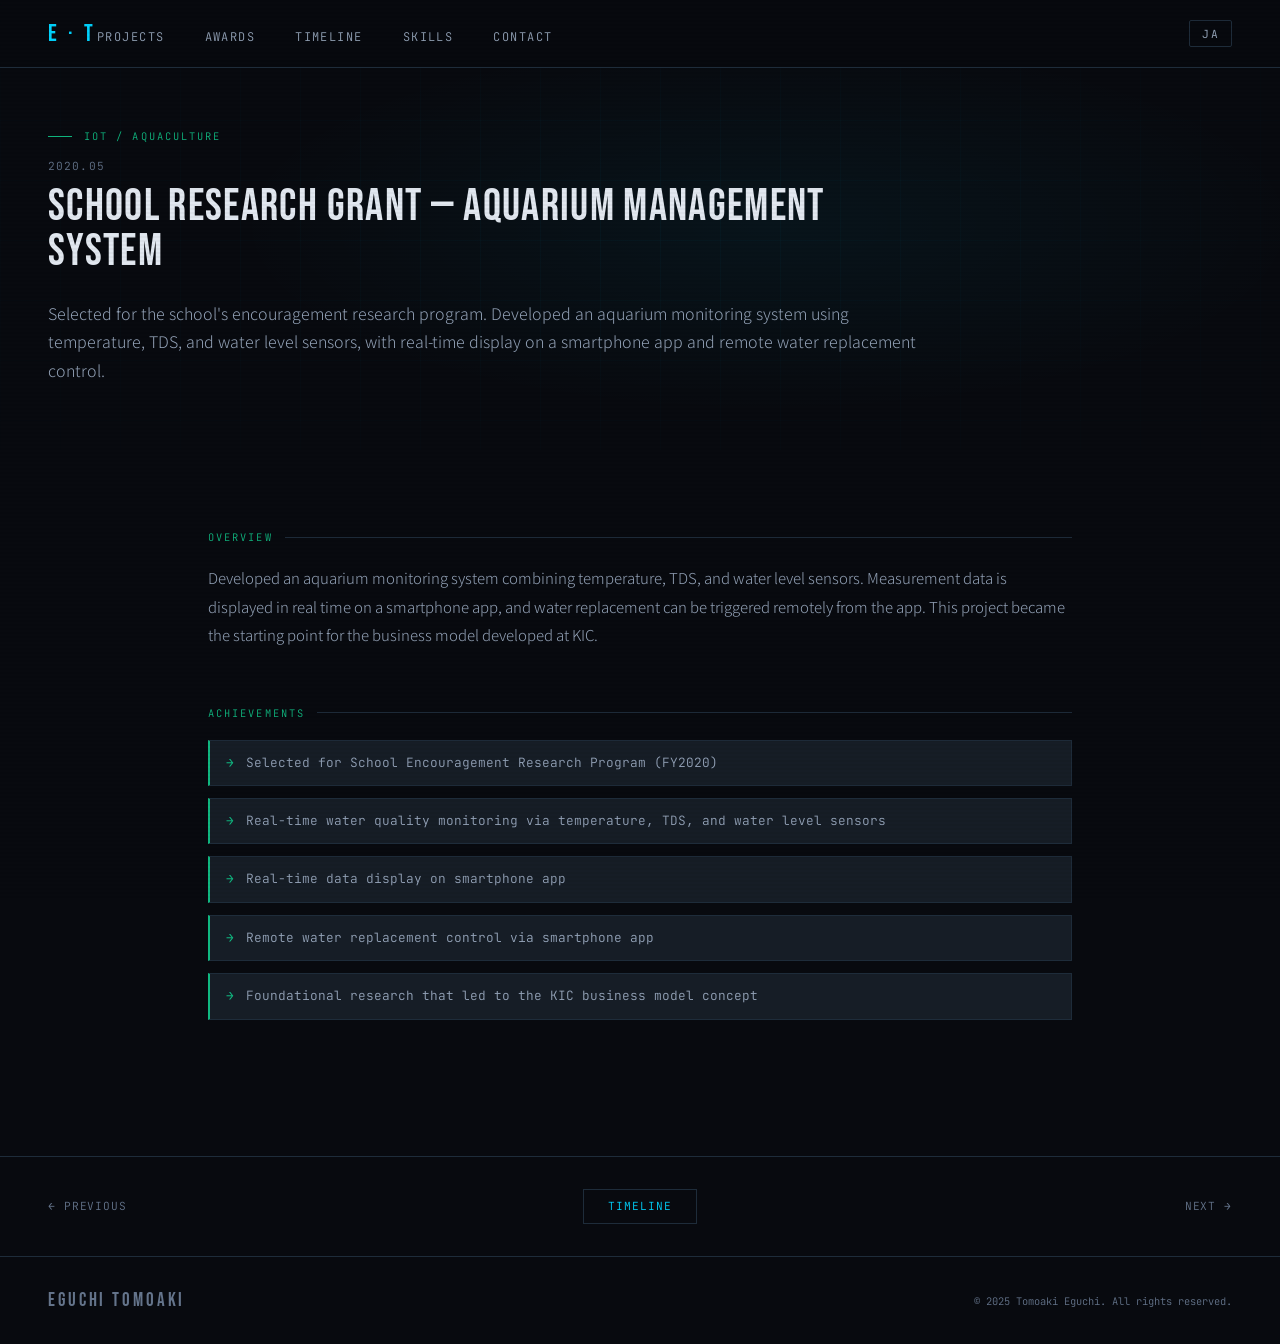
<file: pages/2020-aqua-research.html>
<!DOCTYPE html>
<html lang="ja">
<head>
<meta charset="UTF-8">
<meta name="viewport" content="width=device-width, initial-scale=1.0">
<title>奨励研究採択 水槽管理システム | 江口智朗</title>
<link rel="preconnect" href="https://fonts.googleapis.com">
<link href="https://fonts.googleapis.com/css2?family=Bebas+Neue&family=Noto+Sans+JP:wght@300;400;700&family=JetBrains+Mono:wght@300;400&display=swap" rel="stylesheet">
<link rel="stylesheet" href="../style.css">
<style>
  :root { --cat-color: #10b981; }
</style>
</head>
<body>




<nav>
  <a href="../index.html" class="nav-logo">E · T</a>
  <ul class="nav-links">
    <li><a href="../index.html#projects">Projects</a></li>
    <li><a href="../index.html#awards">Awards</a></li>
    <li><a href="../index.html#timeline">Timeline</a></li>
    <li><a href="../index.html#skills">Skills</a></li>
    <li><a href="../index.html#contact">Contact</a></li>
  </ul>
</nav>

<section class="detail-hero">
  <div class="detail-hero-bg"></div>
  <div class="detail-hero-grid"></div>
  <div class="detail-hero-content">
    <div class="detail-category">IoT / Aquaculture</div>
    <div class="detail-date">2020.05</div>
    <div class="detail-title" data-ja="学内奨励研究採択 水槽管理システム" data-en="School Research Grant — Aquarium Management System">学内奨励研究採択 水槽管理システム</div>
    <p class="detail-overview" data-ja="学内奨励研究プログラムに採択。温度・TDS・水位センサーによる水槽監視システムを開発し、スマートフォンアプリへのリアルタイム表示と遠隔水換えを実現した。" data-en="Selected for the school's encouragement research program. Developed an aquarium monitoring system using temperature, TDS, and water level sensors, with real-time display on a smartphone app and remote water replacement control.">学内奨励研究プログラムに採択。温度・TDS・水位センサーによる水槽監視システムを開発し、スマートフォンアプリへのリアルタイム表示と遠隔水換えを実現した。</p>
  </div>
</section>

<div class="detail-body">
  <div class="detail-section fade-in">
    <div class="detail-section-title">Overview</div>
    <p class="detail-text" data-ja="温度・TDS・水位センサーを組み合わせた水槽監視システムを開発した。計測データはスマートフォンアプリにリアルタイムで表示され、アプリ上の操作から水換えを遠隔実行できる仕組みを構築した。このプロジェクトは後にKICでのビジネスモデル考案の起点となった。" data-en="Developed an aquarium monitoring system combining temperature, TDS, and water level sensors. Measurement data is displayed in real time on a smartphone app, and water replacement can be triggered remotely from the app. This project became the starting point for the business model developed at KIC.">温度・TDS・水位センサーを組み合わせた水槽監視システムを開発した。計測データはスマートフォンアプリにリアルタイムで表示され、アプリ上の操作から水換えを遠隔実行できる仕組みを構築した。このプロジェクトは後にKICでのビジネスモデル考案の起点となった。</p>
  </div>

  <div class="detail-section fade-in">
    <div class="detail-section-title" data-ja="成果・実績" data-en="Achievements">成果・実績</div>
    <ul class="detail-list">
      <li data-ja="学内奨励研究プログラム 採択（2020年度）" data-en="Selected for School Encouragement Research Program (FY2020)">学内奨励研究プログラム 採択（2020年度）</li>
      <li data-ja="温度・TDS・水位センサーによるリアルタイム水質監視" data-en="Real-time water quality monitoring via temperature, TDS, and water level sensors">温度・TDS・水位センサーによるリアルタイム水質監視</li>
      <li data-ja="スマートフォンアプリへのリアルタイムデータ表示" data-en="Real-time data display on smartphone app">スマートフォンアプリへのリアルタイムデータ表示</li>
      <li data-ja="アプリからの遠隔水換え操作の実現" data-en="Remote water replacement control via smartphone app">アプリからの遠隔水換え操作の実現</li>
      <li data-ja="後のKICビジネスモデル考案の起点となる研究" data-en="Foundational research that led to the KIC business model concept">後のKICビジネスモデル考案の起点となる研究</li>
    </ul>
  </div>

</div>

<div class="detail-pagination">
  <a href="2020-kosen-entry.html" class="prev" data-ja="← 前のイベント" data-en="← Previous">← 前のイベント</a>
  <a href="../index.html#timeline" class="back">Timeline</a>
  <a href="2020-robocon.html" class="next" data-ja="次のイベント →" data-en="Next →">次のイベント →</a>
</div>

<footer>
  <div class="footer-logo">EGUCHI TOMOAKI</div>
  <div class="footer-copy">© 2025 Tomoaki Eguchi. All rights reserved.</div>
</footer>

<script>
  window.addEventListener('DOMContentLoaded', function () {
    document.querySelectorAll('.fade-in').forEach(function (el, i) {
      setTimeout(function () { el.classList.add('visible'); }, 100 + i * 80);
    });
  });
</script>
<script src="../lang.js"></script>
</body>
</html>
</file>
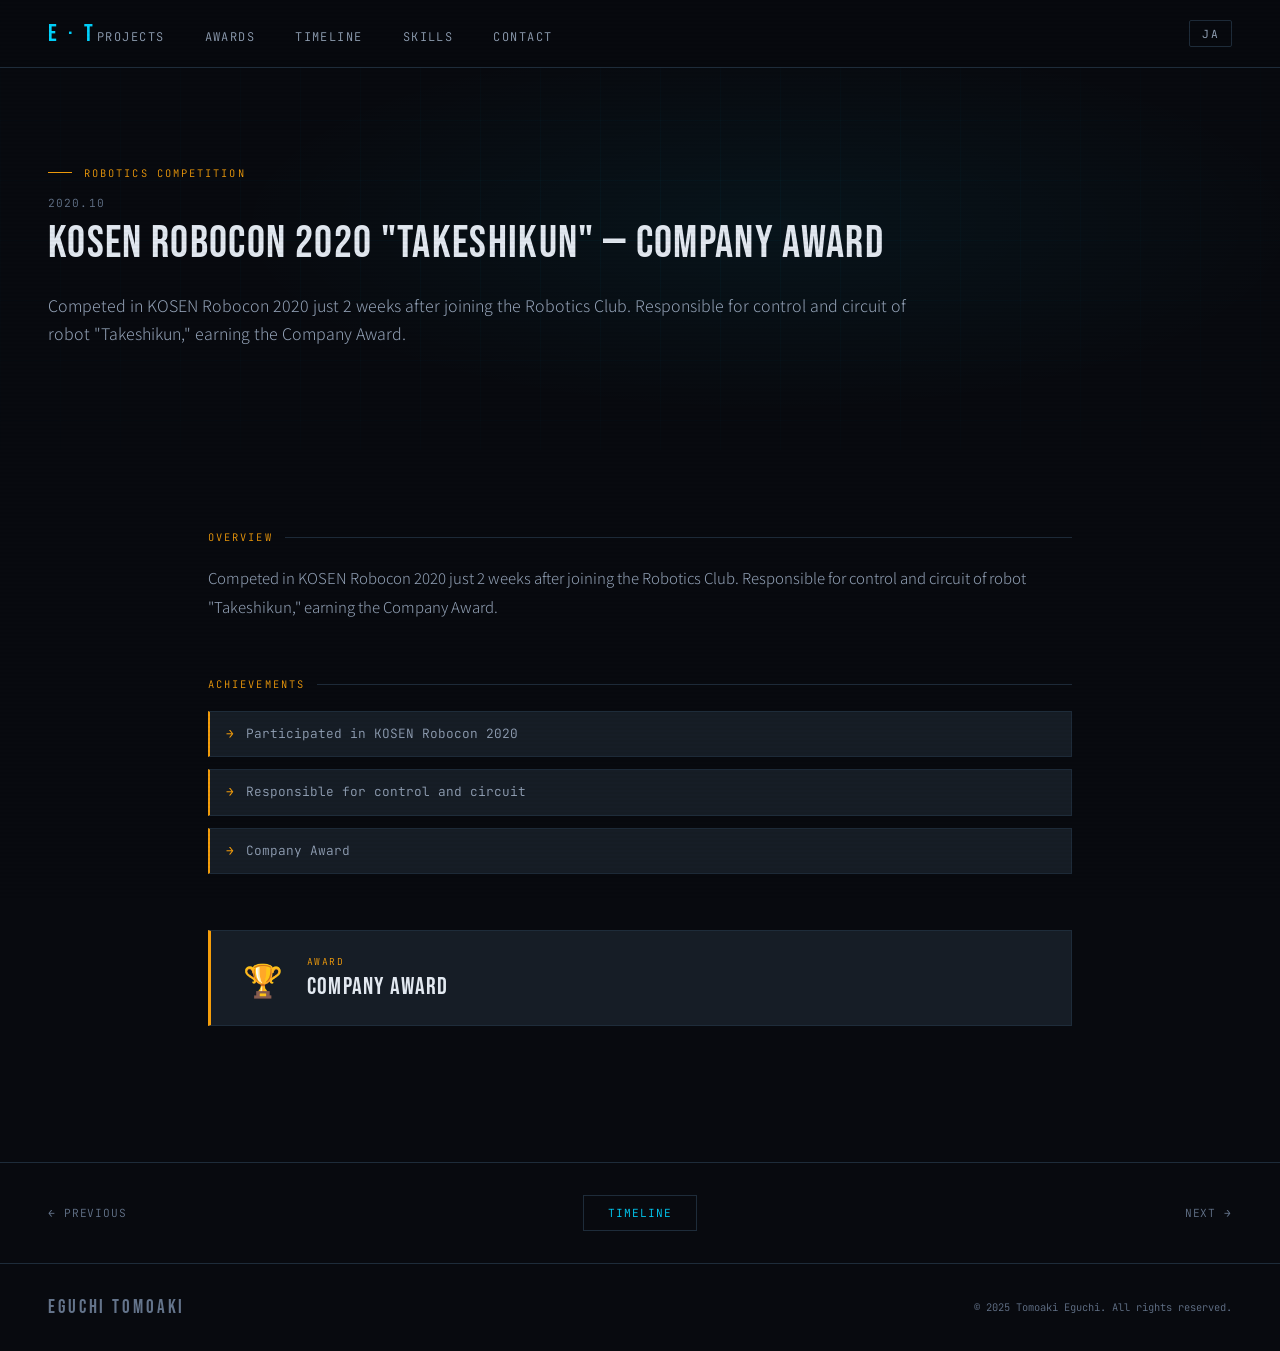
<file: pages/2020-robocon.html>
<!DOCTYPE html>
<html lang="ja">
<head>
<meta charset="UTF-8">
<meta name="viewport" content="width=device-width, initial-scale=1.0">
<title>高専ロボコン2020 たけしくん 企業賞 | 江口智朗</title>
<link rel="preconnect" href="https://fonts.googleapis.com">
<link href="https://fonts.googleapis.com/css2?family=Bebas+Neue&family=Noto+Sans+JP:wght@300;400;700&family=JetBrains+Mono:wght@300;400&display=swap" rel="stylesheet">
<link rel="stylesheet" href="../style.css">
<style>
  :root { --cat-color: #f59e0b; }
</style>
</head>
<body>




<nav>
  <a href="../index.html" class="nav-logo">E · T</a>
  <ul class="nav-links">
    <li><a href="../index.html#projects">Projects</a></li>
    <li><a href="../index.html#awards">Awards</a></li>
    <li><a href="../index.html#timeline">Timeline</a></li>
    <li><a href="../index.html#skills">Skills</a></li>
    <li><a href="../index.html#contact">Contact</a></li>
  </ul>
</nav>

<section class="detail-hero">
  <div class="detail-hero-bg"></div>
  <div class="detail-hero-grid"></div>
  <div class="detail-hero-content">
    <div class="detail-category">Robotics Competition</div>
    <div class="detail-date">2020.10</div>
    <div class="detail-title" data-ja="高専ロボコン2020 たけしくん 企業賞" data-en='KOSEN Robocon 2020 "Takeshikun" — Company Award'>高専ロボコン2020 たけしくん 企業賞</div>
    <p class="detail-overview" data-ja="ロボコン部に入部してから2週間で、高専ロボコン2020に参加。ロボット「たけしくん」の制御，回路を担当し、企業賞を受賞した。" data-en='Competed in KOSEN Robocon 2020 just 2 weeks after joining the Robotics Club. Responsible for control and circuit of robot "Takeshikun," earning the Company Award.'>ロボコン部に入部してから2週間で、高専ロボコン2020に参加。ロボット「たけしくん」の制御，回路を担当し、企業賞を受賞した。</p>
  </div>
</section>

<div class="detail-body">
  <div class="detail-section fade-in">
    <div class="detail-section-title">Overview</div>
    <p class="detail-text" data-ja="ロボコン部に入部してから2週間で、高専ロボコン2020に参加。ロボット「たけしくん」の制御，回路を担当し、企業賞を受賞した。" data-en='Competed in KOSEN Robocon 2020 just 2 weeks after joining the Robotics Club. Responsible for control and circuit of robot "Takeshikun," earning the Company Award.'>ロボコン部に入部してから2週間で、高専ロボコン2020に参加。ロボット「たけしくん」の制御，回路を担当し、企業賞を受賞した。</p>
  </div>

  <div class="detail-section fade-in">
    <div class="detail-section-title" data-ja="成果・実績" data-en="Achievements">成果・実績</div>
    <ul class="detail-list">
      <li data-ja="高専ロボコン2020 参加" data-en="Participated in KOSEN Robocon 2020">高専ロボコン2020 参加</li>
      <li data-ja="制御，回路を担当" data-en="Responsible for control and circuit">制御，回路を担当</li>
      <li data-ja="企業賞 受賞" data-en="Company Award">企業賞 受賞</li>
    </ul>
  </div>

  <div class="detail-section fade-in">
    <div class="award-box">
      <div class="award-box-icon">🏆</div>
      <div>
        <div class="award-box-label">Award</div>
        <div class="award-box-value" data-ja="企業賞" data-en="Company Award">企業賞</div>
      </div>
    </div>
  </div>
</div>

<div class="detail-pagination">
  <a href="2020-aqua-research.html" class="prev" data-ja="← 前のイベント" data-en="← Previous">← 前のイベント</a>
  <a href="../index.html#timeline" class="back">Timeline</a>
  <a href="2021-drone-research.html" class="next" data-ja="次のイベント →" data-en="Next →">次のイベント →</a>
</div>

<footer>
  <div class="footer-logo">EGUCHI TOMOAKI</div>
  <div class="footer-copy">© 2025 Tomoaki Eguchi. All rights reserved.</div>
</footer>

<script>
  window.addEventListener('DOMContentLoaded', function () {
    document.querySelectorAll('.fade-in').forEach(function (el, i) {
      setTimeout(function () { el.classList.add('visible'); }, 100 + i * 80);
    });
  });
</script>
<script src="../lang.js"></script>
</body>
</html>
</file>
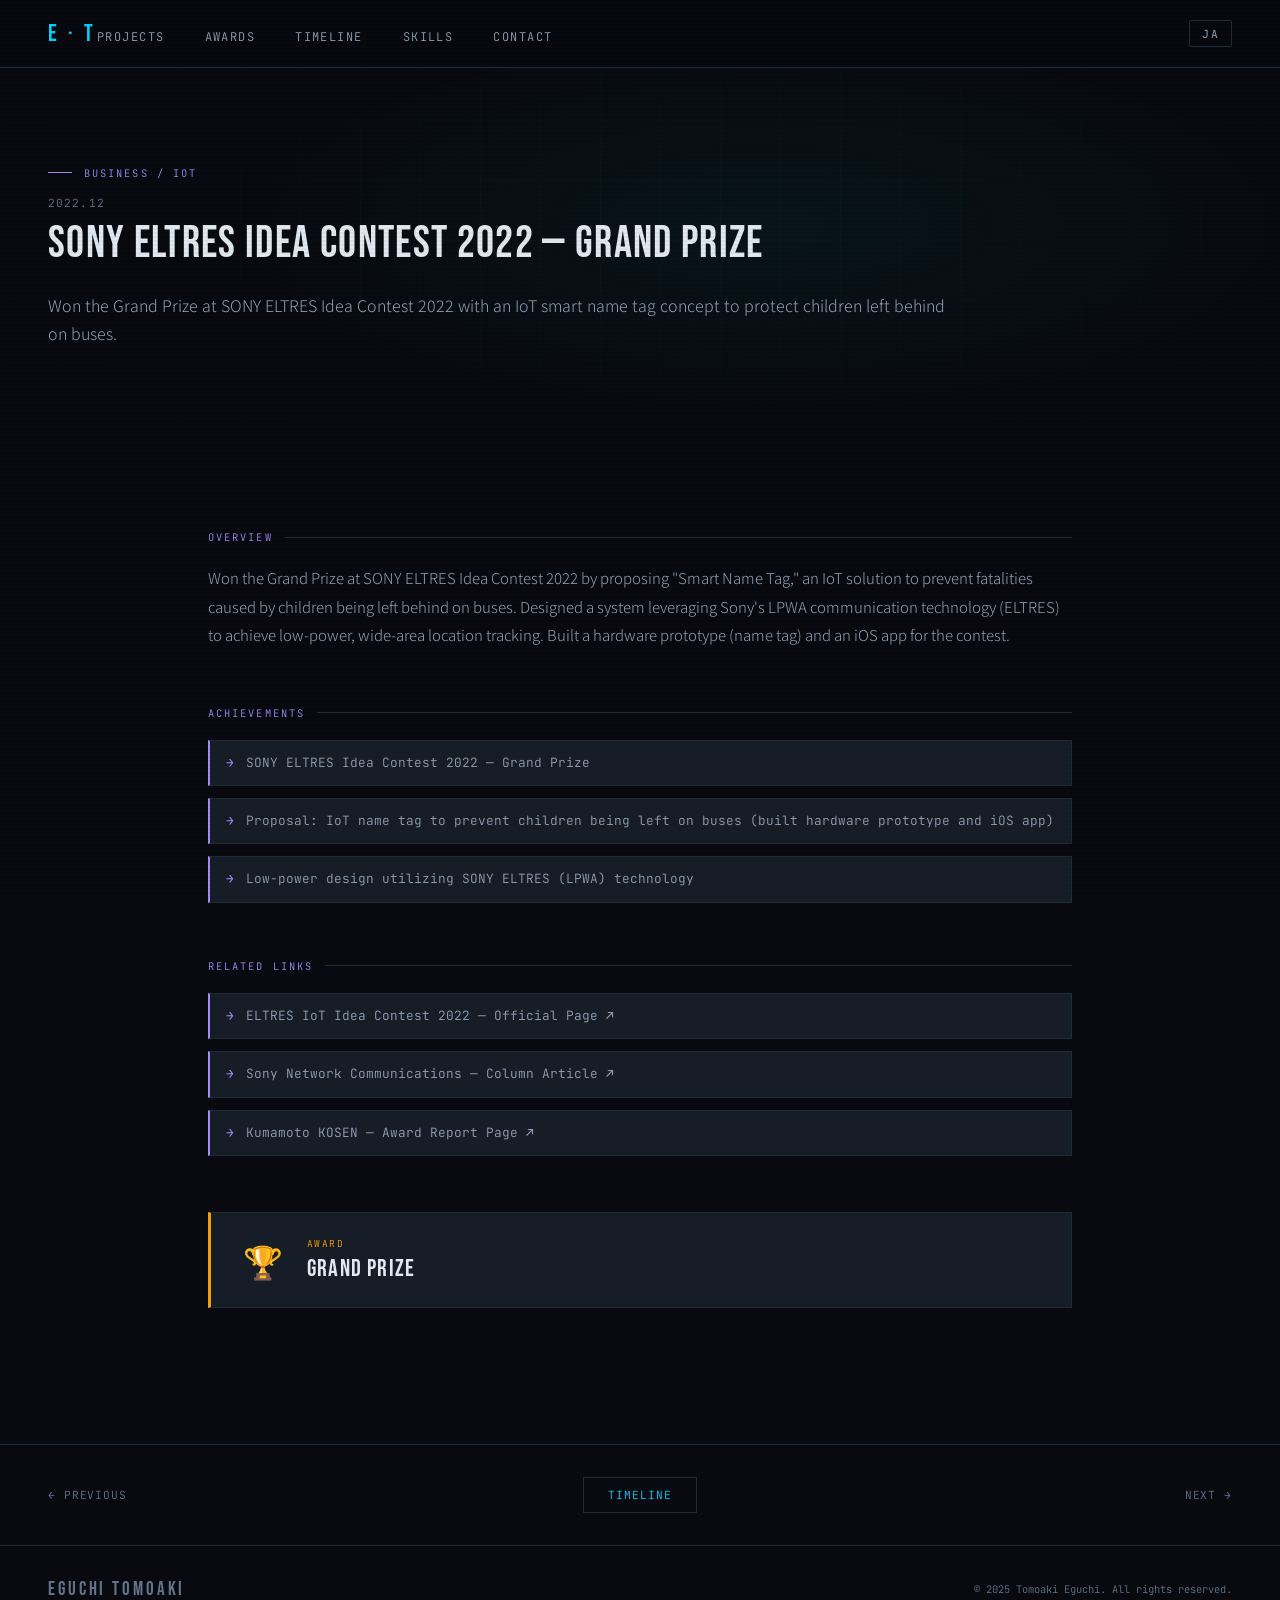
<file: pages/2022-sony-eltres.html>
<!DOCTYPE html>
<html lang="ja">
<head>
<meta charset="UTF-8">
<meta name="viewport" content="width=device-width, initial-scale=1.0">
<title>SONY ELTRESアイデアコンテスト2022 最優秀賞 | 江口智朗</title>
<link rel="preconnect" href="https://fonts.googleapis.com">
<link href="https://fonts.googleapis.com/css2?family=Bebas+Neue&family=Noto+Sans+JP:wght@300;400;700&family=JetBrains+Mono:wght@300;400&display=swap" rel="stylesheet">
<link rel="stylesheet" href="../style.css">
<style>
  :root { --cat-color: #a78bfa; }
</style>
</head>
<body>




<nav>
  <a href="../index.html" class="nav-logo">E · T</a>
  <ul class="nav-links">
    <li><a href="../index.html#projects">Projects</a></li>
    <li><a href="../index.html#awards">Awards</a></li>
    <li><a href="../index.html#timeline">Timeline</a></li>
    <li><a href="../index.html#skills">Skills</a></li>
    <li><a href="../index.html#contact">Contact</a></li>
  </ul>
</nav>

<section class="detail-hero">
  <div class="detail-hero-bg"></div>
  <div class="detail-hero-grid"></div>
  <div class="detail-hero-content">
    <div class="detail-category">Business / IoT</div>
    <div class="detail-date">2022.12</div>
    <div class="detail-title" data-ja="SONY ELTRESアイデアコンテスト2022 最優秀賞" data-en="SONY ELTRES Idea Contest 2022 — Grand Prize">SONY ELTRESアイデアコンテスト2022 最優秀賞</div>
    <p class="detail-overview" data-ja="バスに取り残される園児を守るIoT名札のアイデアでSONY ELTRESアイデアコンテスト2022の最優秀賞を受賞。" data-en="Won the Grand Prize at SONY ELTRES Idea Contest 2022 with an IoT smart name tag concept to protect children left behind on buses.">バスに取り残される園児を守るIoT名札のアイデアでSONY ELTRESアイデアコンテスト2022の最優秀賞を受賞。</p>
  </div>
</section>

<div class="detail-body">
  <div class="detail-section fade-in">
    <div class="detail-section-title">Overview</div>
    <p class="detail-text" data-ja="SONY ELTRESアイデアコンテスト2022において、バスへの置き去りによる園児死亡事故を防ぐIoTソリューション「スマート名札」を提案し、最優秀賞を受賞した。SONYのLPWA通信技術（ELTRES）を活用し、低消費電力・広域での位置確認を実現するシステムを設計。ハードウェアプロトタイプ（名札）とiOSアプリを製作して出場した。" data-en='Won the Grand Prize at SONY ELTRES Idea Contest 2022 by proposing "Smart Name Tag," an IoT solution to prevent fatalities caused by children being left behind on buses. Designed a system leveraging Sony&apos;s LPWA communication technology (ELTRES) to achieve low-power, wide-area location tracking. Built a hardware prototype (name tag) and an iOS app for the contest.'>SONY ELTRESアイデアコンテスト2022において、バスへの置き去りによる園児死亡事故を防ぐIoTソリューション「スマート名札」を提案し、最優秀賞を受賞した。SONYのLPWA通信技術（ELTRES）を活用し、低消費電力・広域での位置確認を実現するシステムを設計。ハードウェアプロトタイプ（名札）とiOSアプリを製作して出場した。</p>
  </div>

  <div class="detail-section fade-in">
    <div class="detail-section-title" data-ja="成果・実績" data-en="Achievements">成果・実績</div>
    <ul class="detail-list">
      <li data-ja="SONY ELTRESアイデアコンテスト2022 最優秀賞 受賞" data-en="SONY ELTRES Idea Contest 2022 — Grand Prize">SONY ELTRESアイデアコンテスト2022 最優秀賞 受賞</li>
      <li data-ja="提案内容：バス置き去り防止IoT名札（ハードウェアプロトタイプ＋iOSアプリを製作して出場）" data-en="Proposal: IoT name tag to prevent children being left on buses (built hardware prototype and iOS app)">提案内容：バス置き去り防止IoT名札（ハードウェアプロトタイプ＋iOSアプリを製作して出場）</li>
      <li data-ja="SONY ELTRES（LPWA）技術を活用した低消費電力設計" data-en="Low-power design utilizing SONY ELTRES (LPWA) technology">SONY ELTRES（LPWA）技術を活用した低消費電力設計</li>
    </ul>
  </div>

  <div class="detail-section fade-in">
    <div class="detail-section-title" data-ja="関連リンク" data-en="Related Links">関連リンク</div>
    <ul class="detail-list">
      <li><a href="https://eltres-iot.jp/ideacon2022/" target="_blank" style="color:inherit;text-decoration:none;"><span data-ja="ELTRES IoT アイデアコンテスト2022 公式ページ ↗" data-en="ELTRES IoT Idea Contest 2022 — Official Page ↗">ELTRES IoT アイデアコンテスト2022 公式ページ ↗</span></a></li>
      <li><a href="https://iot.sonynetwork.co.jp/column/column051/" target="_blank" style="color:inherit;text-decoration:none;"><span data-ja="Sony Network Communications — コラム記事 ↗" data-en="Sony Network Communications — Column Article ↗">Sony Network Communications — コラム記事 ↗</span></a></li>
      <li><a href="https://kumamoto-nct.ac.jp/award/2023/02/20230213c/" target="_blank" style="color:inherit;text-decoration:none;"><span data-ja="熊本高専 受賞報告ページ ↗" data-en="Kumamoto KOSEN — Award Report Page ↗">熊本高専 受賞報告ページ ↗</span></a></li>
    </ul>
  </div>

  <div class="detail-section fade-in">
    <div class="award-box">
      <div class="award-box-icon">🏆</div>
      <div>
        <div class="award-box-label">Award</div>
        <div class="award-box-value" data-ja="最優秀賞" data-en="Grand Prize">最優秀賞</div>
      </div>
    </div>
  </div>
</div>

<div class="detail-pagination">
  <a href="2022-robocon.html" class="prev" data-ja="← 前のイベント" data-en="← Previous">← 前のイベント</a>
  <a href="../index.html#timeline" class="back">Timeline</a>
  <a href="2023-kic.html" class="next" data-ja="次のイベント →" data-en="Next →">次のイベント →</a>
</div>

<footer>
  <div class="footer-logo">EGUCHI TOMOAKI</div>
  <div class="footer-copy">© 2025 Tomoaki Eguchi. All rights reserved.</div>
</footer>

<script>
  window.addEventListener('DOMContentLoaded', function () {
    document.querySelectorAll('.fade-in').forEach(function (el, i) {
      setTimeout(function () { el.classList.add('visible'); }, 100 + i * 80);
    });
  });
</script>
<script src="../lang.js"></script>
</body>
</html>
</file>
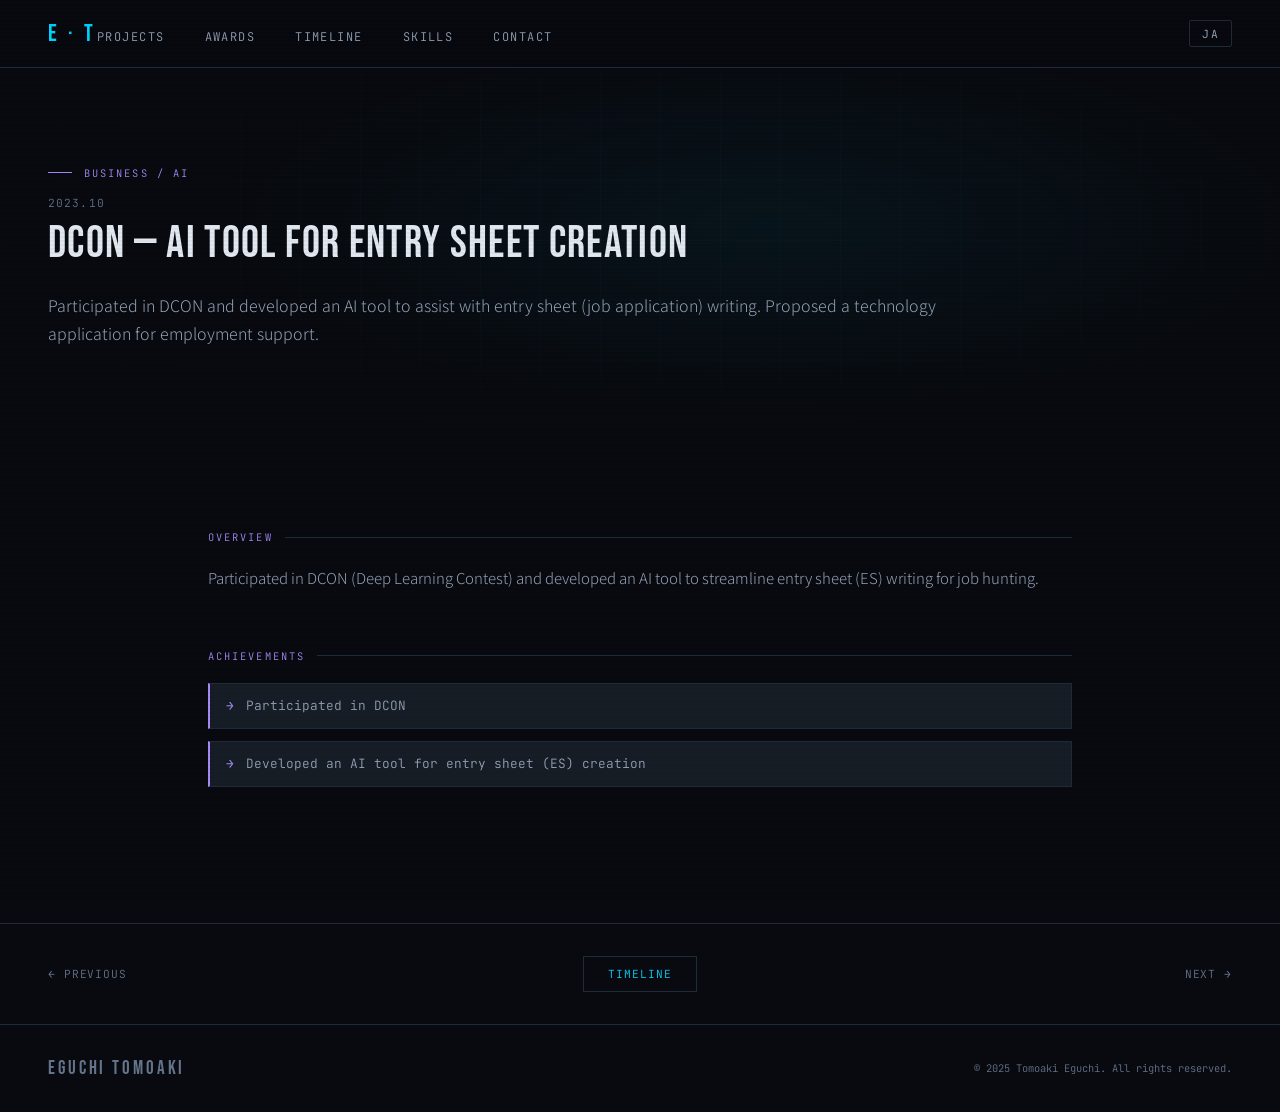
<file: pages/2023-dcon.html>
<!DOCTYPE html>
<html lang="ja">
<head>
<meta charset="UTF-8">
<meta name="viewport" content="width=device-width, initial-scale=1.0">
<title>DCON参加 ES作成AIツール | 江口智朗</title>
<link rel="preconnect" href="https://fonts.googleapis.com">
<link href="https://fonts.googleapis.com/css2?family=Bebas+Neue&family=Noto+Sans+JP:wght@300;400;700&family=JetBrains+Mono:wght@300;400&display=swap" rel="stylesheet">
<link rel="stylesheet" href="../style.css">
<style>
  :root { --cat-color: #a78bfa; }
</style>
</head>
<body>




<nav>
  <a href="../index.html" class="nav-logo">E · T</a>
  <ul class="nav-links">
    <li><a href="../index.html#projects">Projects</a></li>
    <li><a href="../index.html#awards">Awards</a></li>
    <li><a href="../index.html#timeline">Timeline</a></li>
    <li><a href="../index.html#skills">Skills</a></li>
    <li><a href="../index.html#contact">Contact</a></li>
  </ul>
</nav>

<section class="detail-hero">
  <div class="detail-hero-bg"></div>
  <div class="detail-hero-grid"></div>
  <div class="detail-hero-content">
    <div class="detail-category">Business / AI</div>
    <div class="detail-date">2023.10</div>
    <div class="detail-title" data-ja="DCON参加 ES作成AIツール" data-en="DCON — AI Tool for Entry Sheet Creation">DCON参加 ES作成AIツール</div>
    <p class="detail-overview" data-ja="DCONに参加し、エントリーシート作成を支援するAIツールを開発。就職活動支援への技術応用を提案した。" data-en="Participated in DCON and developed an AI tool to assist with entry sheet (job application) writing. Proposed a technology application for employment support.">DCONに参加し、エントリーシート作成を支援するAIツールを開発。就職活動支援への技術応用を提案した。</p>
  </div>
</section>

<div class="detail-body">
  <div class="detail-section fade-in">
    <div class="detail-section-title">Overview</div>
    <p class="detail-text" data-ja="DCON（ディープラーニングコンテスト）に参加し、就職活動におけるエントリーシート作成を効率化するAIツールを開発した。" data-en="Participated in DCON (Deep Learning Contest) and developed an AI tool to streamline entry sheet (ES) writing for job hunting.">DCON（ディープラーニングコンテスト）に参加し、就職活動におけるエントリーシート作成を効率化するAIツールを開発した。</p>
  </div>

  <div class="detail-section fade-in">
    <div class="detail-section-title" data-ja="成果・実績" data-en="Achievements">成果・実績</div>
    <ul class="detail-list">
      <li data-ja="DCON 参加" data-en="Participated in DCON">DCON 参加</li>
      <li data-ja="ES（エントリーシート）作成AIツールの開発" data-en="Developed an AI tool for entry sheet (ES) creation">ES（エントリーシート）作成AIツールの開発</li>
    </ul>
  </div>

</div>

<div class="detail-pagination">
  <a href="2023-kic.html" class="prev" data-ja="← 前のイベント" data-en="← Previous">← 前のイベント</a>
  <a href="../index.html#timeline" class="back">Timeline</a>
  <a href="2023-robocon.html" class="next" data-ja="次のイベント →" data-en="Next →">次のイベント →</a>
</div>

<footer>
  <div class="footer-logo">EGUCHI TOMOAKI</div>
  <div class="footer-copy">© 2025 Tomoaki Eguchi. All rights reserved.</div>
</footer>

<script>
  window.addEventListener('DOMContentLoaded', function () {
    document.querySelectorAll('.fade-in').forEach(function (el, i) {
      setTimeout(function () { el.classList.add('visible'); }, 100 + i * 80);
    });
  });
</script>
<script src="../lang.js"></script>
</body>
</html>
</file>
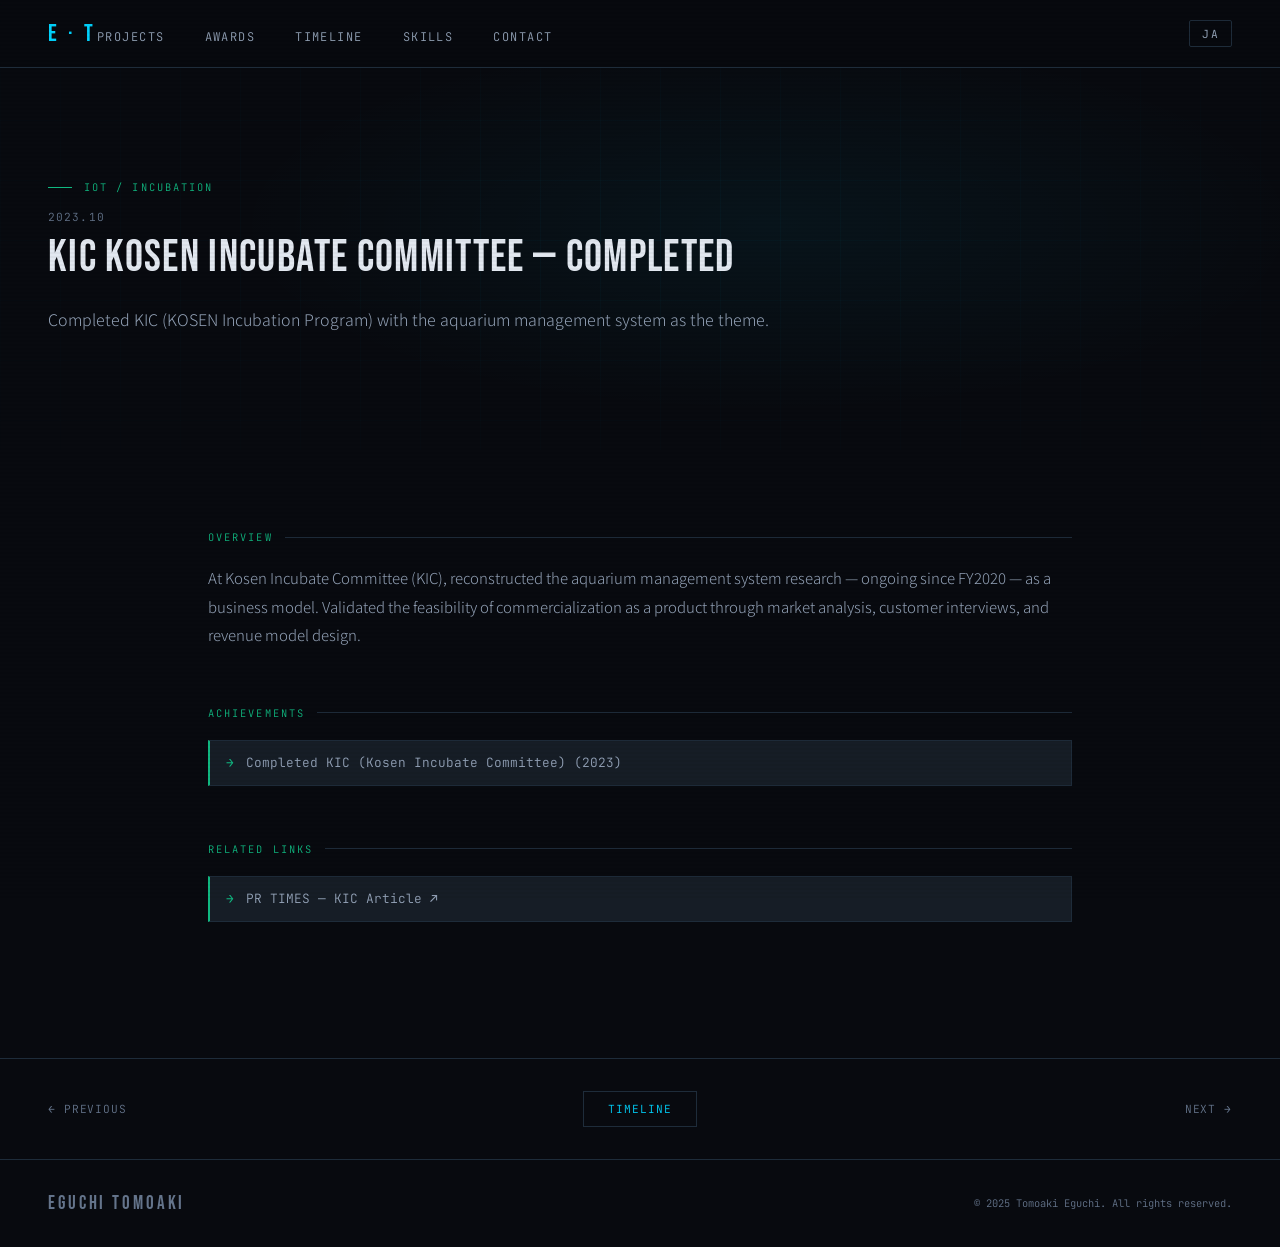
<file: pages/2023-kic.html>
<!DOCTYPE html>
<html lang="ja">
<head>
<meta charset="UTF-8">
<meta name="viewport" content="width=device-width, initial-scale=1.0">
<title>KIC Kosen Incubate Committee 修了 | 江口智朗</title>
<link rel="preconnect" href="https://fonts.googleapis.com">
<link href="https://fonts.googleapis.com/css2?family=Bebas+Neue&family=Noto+Sans+JP:wght@300;400;700&family=JetBrains+Mono:wght@300;400&display=swap" rel="stylesheet">
<link rel="stylesheet" href="../style.css">
<style>
  :root { --cat-color: #10b981; }
</style>
</head>
<body>




<nav>
  <a href="../index.html" class="nav-logo">E · T</a>
  <ul class="nav-links">
    <li><a href="../index.html#projects">Projects</a></li>
    <li><a href="../index.html#awards">Awards</a></li>
    <li><a href="../index.html#timeline">Timeline</a></li>
    <li><a href="../index.html#skills">Skills</a></li>
    <li><a href="../index.html#contact">Contact</a></li>
  </ul>
</nav>

<section class="detail-hero">
  <div class="detail-hero-bg"></div>
  <div class="detail-hero-grid"></div>
  <div class="detail-hero-content">
    <div class="detail-category">IoT / Incubation</div>
    <div class="detail-date">2023.10</div>
    <div class="detail-title" data-ja="KIC Kosen Incubate Committee 修了" data-en="KIC Kosen Incubate Committee — Completed">KIC Kosen Incubate Committee 修了</div>
    <p class="detail-overview" data-ja="水槽管理システムをテーマにKIC（高専インキュベーションプログラム）を修了した。" data-en="Completed KIC (KOSEN Incubation Program) with the aquarium management system as the theme.">水槽管理システムをテーマにKIC（高専インキュベーションプログラム）を修了した。</p>
  </div>
</section>

<div class="detail-body">
  <div class="detail-section fade-in">
    <div class="detail-section-title">Overview</div>
    <p class="detail-text" data-ja="Kosen Incubate Committee（KIC）にて、2020年度から続く水槽管理システム研究をビジネスモデルとして再構築した。市場分析・顧客インタビュー・収益モデル設計を経て、プロダクトとしての事業化可能性を検証した。" data-en="At Kosen Incubate Committee (KIC), reconstructed the aquarium management system research — ongoing since FY2020 — as a business model. Validated the feasibility of commercialization as a product through market analysis, customer interviews, and revenue model design.">Kosen Incubate Committee（KIC）にて、2020年度から続く水槽管理システム研究をビジネスモデルとして再構築した。市場分析・顧客インタビュー・収益モデル設計を経て、プロダクトとしての事業化可能性を検証した。</p>
  </div>

  <div class="detail-section fade-in">
    <div class="detail-section-title" data-ja="成果・実績" data-en="Achievements">成果・実績</div>
    <ul class="detail-list">
      <li data-ja="KIC（Kosen Incubate Committee）修了（2023年）" data-en="Completed KIC (Kosen Incubate Committee) (2023)">KIC（Kosen Incubate Committee）修了（2023年）</li>

    </ul>
  </div>

  <div class="detail-section fade-in">
    <div class="detail-section-title" data-ja="関連リンク" data-en="Related Links">関連リンク</div>
    <ul class="detail-list">
      <li><a href="https://prtimes.jp/main/html/rd/p/000000078.000099287.html" target="_blank" style="color:inherit;text-decoration:none;"><span data-ja="PR TIMES — KIC 関連記事 ↗" data-en="PR TIMES — KIC Article ↗">PR TIMES — KIC 関連記事 ↗</span></a></li>
    </ul>
  </div>

</div>

<div class="detail-pagination">
  <a href="2022-sony-eltres.html" class="prev" data-ja="← 前のイベント" data-en="← Previous">← 前のイベント</a>
  <a href="../index.html#timeline" class="back">Timeline</a>
  <a href="2023-dcon.html" class="next" data-ja="次のイベント →" data-en="Next →">次のイベント →</a>
</div>

<footer>
  <div class="footer-logo">EGUCHI TOMOAKI</div>
  <div class="footer-copy">© 2025 Tomoaki Eguchi. All rights reserved.</div>
</footer>

<script>
  window.addEventListener('DOMContentLoaded', function () {
    document.querySelectorAll('.fade-in').forEach(function (el, i) {
      setTimeout(function () { el.classList.add('visible'); }, 100 + i * 80);
    });
  });
</script>
<script src="../lang.js"></script>
</body>
</html>
</file>
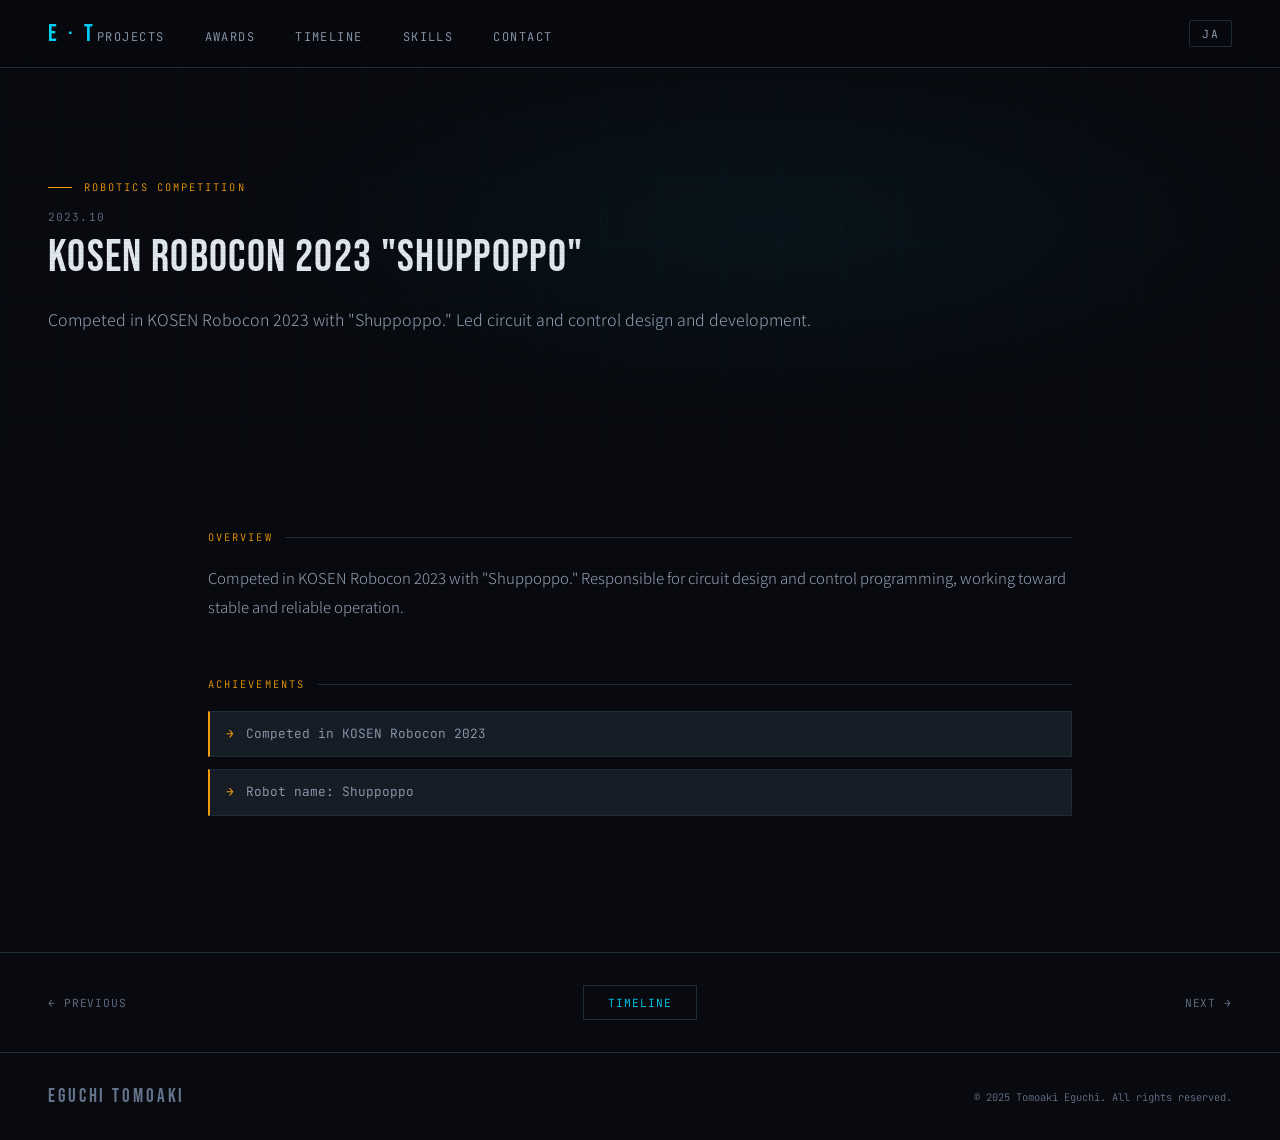
<file: pages/2023-robocon.html>
<!DOCTYPE html>
<html lang="ja">
<head>
<meta charset="UTF-8">
<meta name="viewport" content="width=device-width, initial-scale=1.0">
<title>高専ロボコン2023「シュッポッポ」| 江口智朗</title>
<link rel="preconnect" href="https://fonts.googleapis.com">
<link href="https://fonts.googleapis.com/css2?family=Bebas+Neue&family=Noto+Sans+JP:wght@300;400;700&family=JetBrains+Mono:wght@300;400&display=swap" rel="stylesheet">
<link rel="stylesheet" href="../style.css">
<style>
  :root { --cat-color: #f59e0b; }
</style>
</head>
<body>




<nav>
  <a href="../index.html" class="nav-logo">E · T</a>
  <ul class="nav-links">
    <li><a href="../index.html#projects">Projects</a></li>
    <li><a href="../index.html#awards">Awards</a></li>
    <li><a href="../index.html#timeline">Timeline</a></li>
    <li><a href="../index.html#skills">Skills</a></li>
    <li><a href="../index.html#contact">Contact</a></li>
  </ul>
</nav>

<section class="detail-hero">
  <div class="detail-hero-bg"></div>
  <div class="detail-hero-grid"></div>
  <div class="detail-hero-content">
    <div class="detail-category">Robotics Competition</div>
    <div class="detail-date">2023.10</div>
    <div class="detail-title" data-ja='高専ロボコン2023「シュッポッポ」' data-en='KOSEN Robocon 2023 "Shuppoppo"'>高専ロボコン2023「シュッポッポ」</div>
    <p class="detail-overview" data-ja='高専ロボコン2023に「シュッポッポ」で出場。回路・制御担当として設計・開発を担った。' data-en='Competed in KOSEN Robocon 2023 with "Shuppoppo." Led circuit and control design and development.'>高専ロボコン2023に「シュッポッポ」で出場。回路・制御担当として設計・開発を担った。</p>
  </div>
</section>

<div class="detail-body">
  <div class="detail-section fade-in">
    <div class="detail-section-title">Overview</div>
    <p class="detail-text" data-ja='高専ロボコン2023に「シュッポッポ」で出場した。回路設計および制御プログラムを担当し、安定した動作を目指して設計・開発に取り組んだ。' data-en='Competed in KOSEN Robocon 2023 with "Shuppoppo." Responsible for circuit design and control programming, working toward stable and reliable operation.'>高専ロボコン2023に「シュッポッポ」で出場した。回路設計および制御プログラムを担当し、安定した動作を目指して設計・開発に取り組んだ。</p>
  </div>

  <div class="detail-section fade-in">
    <div class="detail-section-title" data-ja="成果・実績" data-en="Achievements">成果・実績</div>
    <ul class="detail-list">
      <li data-ja="高専ロボコン2023 出場" data-en="Competed in KOSEN Robocon 2023">高専ロボコン2023 出場</li>
      <li data-ja="ロボット名：シュッポッポ" data-en="Robot name: Shuppoppo">ロボット名：シュッポッポ</li>

    </ul>
  </div>
</div>

<div class="detail-pagination">
  <a href="2023-dcon.html" class="prev" data-ja="← 前のイベント" data-en="← Previous">← 前のイベント</a>
  <a href="../index.html#timeline" class="back">Timeline</a>
  <a href="2024-jstarx.html" class="next" data-ja="次のイベント →" data-en="Next →">次のイベント →</a>
</div>

<footer>
  <div class="footer-logo">EGUCHI TOMOAKI</div>
  <div class="footer-copy">© 2025 Tomoaki Eguchi. All rights reserved.</div>
</footer>

<script>
  window.addEventListener('DOMContentLoaded', function () {
    document.querySelectorAll('.fade-in').forEach(function (el, i) {
      setTimeout(function () { el.classList.add('visible'); }, 100 + i * 80);
    });
  });
</script>
<script src="../lang.js"></script>
</body>
</html>
</file>
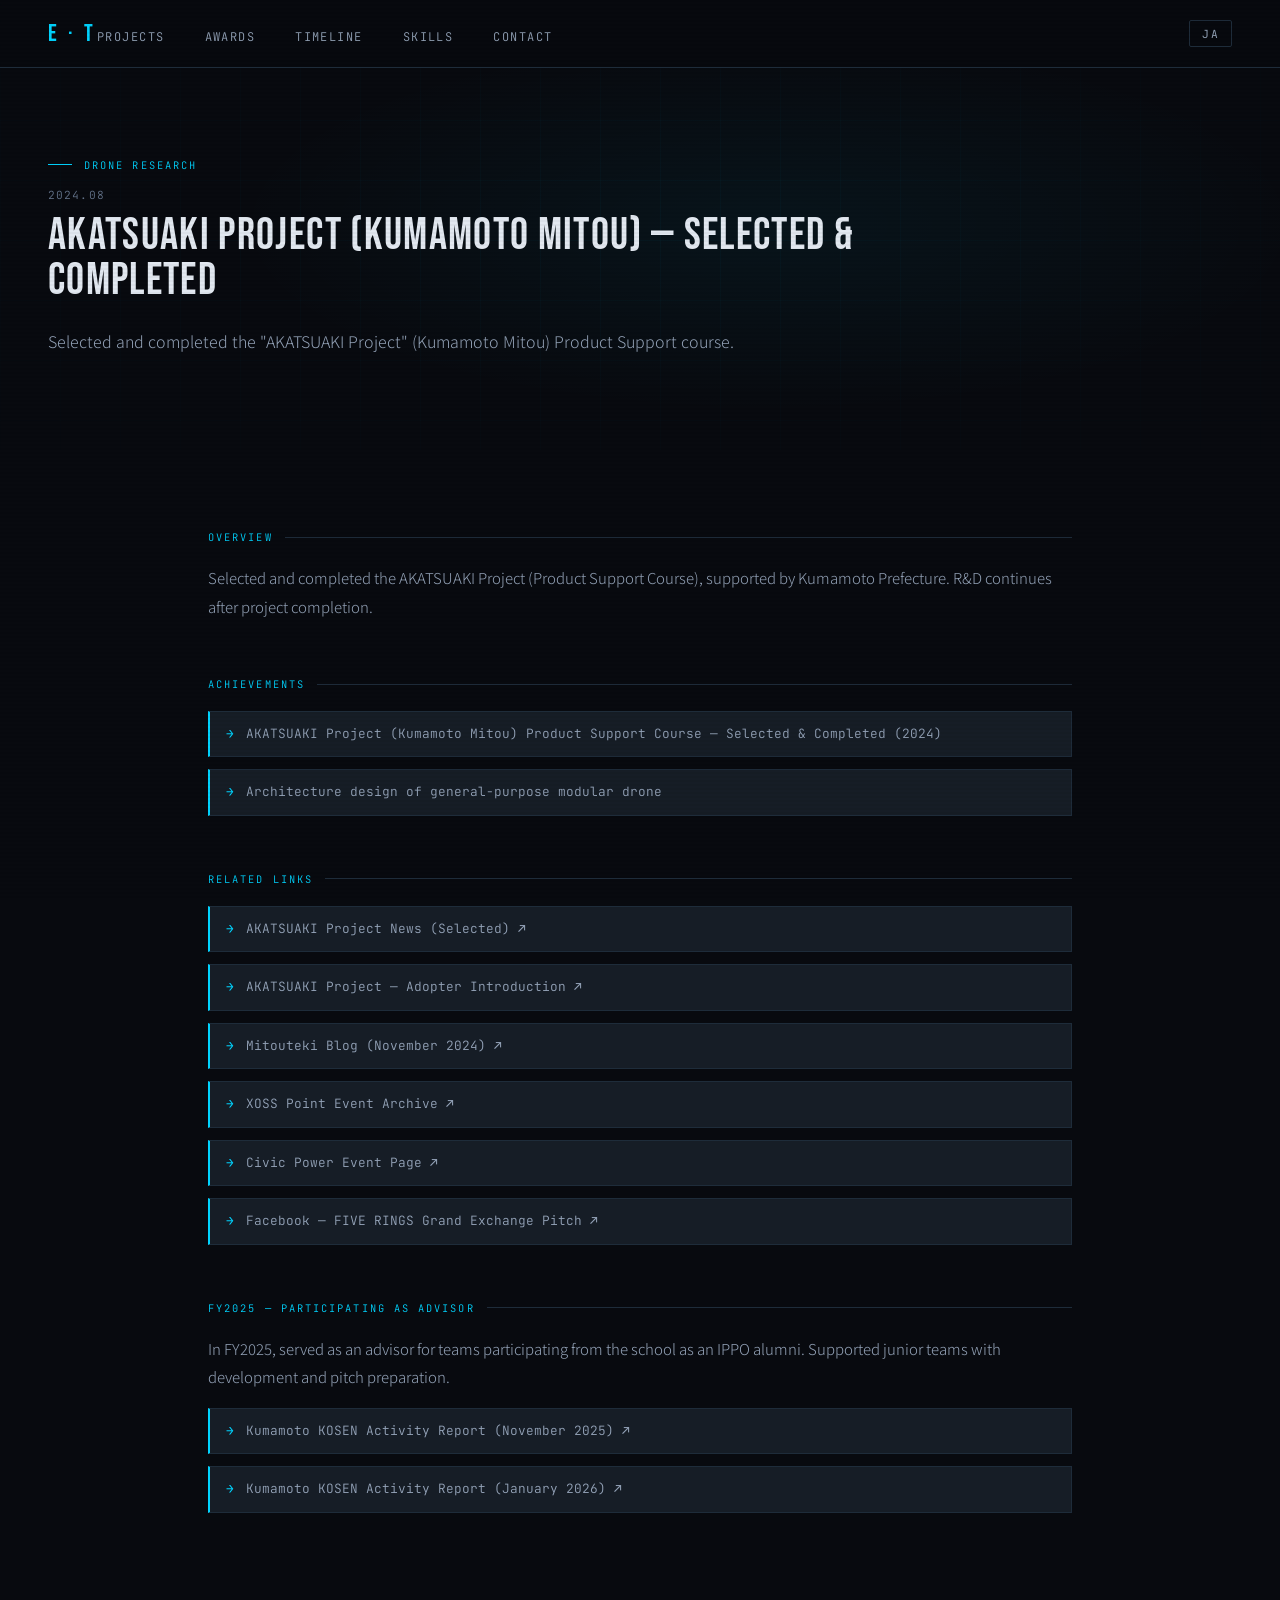
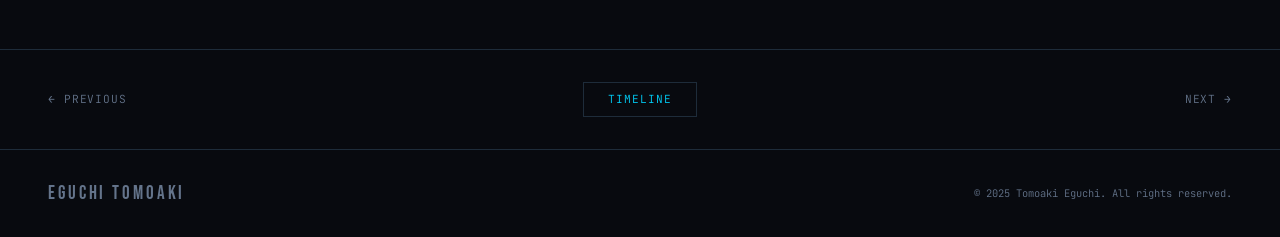
<file: pages/2024-akatsuaki.html>
<!DOCTYPE html>
<html lang="ja">
<head>
<meta charset="UTF-8">
<meta name="viewport" content="width=device-width, initial-scale=1.0">
<title>AKATSUKIプロジェクト 熊本版未踏 採択・修了 | 江口智朗</title>
<link rel="preconnect" href="https://fonts.googleapis.com">
<link href="https://fonts.googleapis.com/css2?family=Bebas+Neue&family=Noto+Sans+JP:wght@300;400;700&family=JetBrains+Mono:wght@300;400&display=swap" rel="stylesheet">
<link rel="stylesheet" href="../style.css">
<style>
  :root { --cat-color: #00d4ff; }
</style>
</head>
<body>

<nav>
  <a href="../index.html" class="nav-logo">E · T</a>
  <ul class="nav-links">
    <li><a href="../index.html#projects">Projects</a></li>
    <li><a href="../index.html#awards">Awards</a></li>
    <li><a href="../index.html#timeline">Timeline</a></li>
    <li><a href="../index.html#skills">Skills</a></li>
    <li><a href="../index.html#contact">Contact</a></li>
  </ul>
</nav>

<section class="detail-hero">
  <div class="detail-hero-bg"></div>
  <div class="detail-hero-grid"></div>
  <div class="detail-hero-content">
    <div class="detail-category">Drone Research</div>
    <div class="detail-date">2024.08</div>
    <div class="detail-title" data-ja="AKATSUKIプロジェクト 熊本版未踏 採択・修了" data-en="AKATSUAKI Project (Kumamoto Mitou) — Selected &amp; Completed">AKATSUKIプロジェクト 熊本版未踏 採択・修了</div>
    <p class="detail-overview" data-ja='熊本版未踏こと「AKATSUKIプロジェクト」プロダクト支援コースに採択・修了した。' data-en='Selected and completed the "AKATSUAKI Project" (Kumamoto Mitou) Product Support course.'>熊本版未踏こと「AKATSUKIプロジェクト」プロダクト支援コースに採択・修了した。</p>
  </div>
</section>

<div class="detail-body">
  <div class="detail-section fade-in">
    <div class="detail-section-title">Overview</div>
    <p class="detail-text" data-ja="熊本県が支援するAKATSUKIプロジェクト（プロダクト支援コース）に採択・修了した。プロジェクト修了後も研究開発を継続している。" data-en="Selected and completed the AKATSUAKI Project (Product Support Course), supported by Kumamoto Prefecture. R&amp;D continues after project completion.">熊本県が支援するAKATSUKIプロジェクト（プロダクト支援コース）に採択・修了した。プロジェクト修了後も研究開発を継続している。</p>
  </div>

  <div class="detail-section fade-in">
    <div class="detail-section-title" data-ja="成果・実績" data-en="Achievements">成果・実績</div>
    <ul class="detail-list">
      <li data-ja="AKATSUKIプロジェクト（熊本版未踏）プロダクト支援コース 採択・修了（2024年）" data-en="AKATSUAKI Project (Kumamoto Mitou) Product Support Course — Selected &amp; Completed (2024)">AKATSUKIプロジェクト（熊本版未踏）プロダクト支援コース 採択・修了（2024年）</li>
      <li data-ja="汎用モジュール型ドローンのアーキテクチャ設計" data-en="Architecture design of general-purpose modular drone">汎用モジュール型ドローンのアーキテクチャ設計</li>
    </ul>
  </div>

  <div class="detail-section fade-in">
    <div class="detail-section-title" data-ja="関連リンク" data-en="Related Links">関連リンク</div>
    <ul class="detail-list">
      <li><a href="https://mitouteki-kumamoto.com/news/240807" target="_blank" style="color:inherit;text-decoration:none;"><span data-ja="AKATSUKIプロジェクト ニュース（採択） ↗" data-en="AKATSUAKI Project News (Selected) ↗">AKATSUKIプロジェクト ニュース（採択） ↗</span></a></li>
      <li><a href="https://mitouteki-kumamoto.com/news/24adopter3" target="_blank" style="color:inherit;text-decoration:none;"><span data-ja="AKATSUKIプロジェクト 採択者紹介 ↗" data-en="AKATSUAKI Project — Adopter Introduction ↗">AKATSUKIプロジェクト 採択者紹介 ↗</span></a></li>
      <li><a href="https://mitouteki.jp/r5/blogs/12_202411/" target="_blank" style="color:inherit;text-decoration:none;"><span data-ja="未踏的 ブログ（2024年11月） ↗" data-en="Mitouteki Blog (November 2024) ↗">未踏的 ブログ（2024年11月） ↗</span></a></li>
      <li><a href="https://xosspoint.jp/event-archive/20250125/" target="_blank" style="color:inherit;text-decoration:none;"><span data-ja="XOSSポイント イベントアーカイブ ↗" data-en="XOSS Point Event Archive ↗">XOSSポイント イベントアーカイブ ↗</span></a></li>
      <li><a href="https://civicpower.jp/event/663/" target="_blank" style="color:inherit;text-decoration:none;"><span data-ja="Civic Power イベントページ ↗" data-en="Civic Power Event Page ↗">Civic Power イベントページ ↗</span></a></li>
      <li><a href="https://www.facebook.com/ippo.kumamoto/posts/five-rings大交流会でippo修了生がピッチします地域最大級のビジネスカンファレンスfive-ringsにｉｐｐｏの13期の各1組が参加して大交流会でピ/122266433456019395/" target="_blank" style="color:inherit;text-decoration:none;"><span data-ja="Facebook — FIVE RINGS 大交流会 ピッチ ↗" data-en="Facebook — FIVE RINGS Grand Exchange Pitch ↗">Facebook — FIVE RINGS 大交流会 ピッチ ↗</span></a></li>
    </ul>
  </div>

  <div class="detail-section fade-in">
    <div class="detail-section-title" data-ja="2025年度 — アドバイザーとして参加" data-en="FY2025 — Participating as Advisor">2025年度 — アドバイザーとして参加</div>
    <p class="detail-text" data-ja="2025年度はIPPO修了生として、学校から出場するチームのアドバイザーを担当。後輩チームの開発・ピッチ支援に取り組んだ。" data-en="In FY2025, served as an advisor for teams participating from the school as an IPPO alumni. Supported junior teams with development and pitch preparation.">2025年度はIPPO修了生として、学校から出場するチームのアドバイザーを担当。後輩チームの開発・ピッチ支援に取り組んだ。</p>
    <ul class="detail-list">
      <li><a href="https://kumamoto-nct.ac.jp/activity-report/2025/11/20251113b/" target="_blank" style="color:inherit;text-decoration:none;"><span data-ja="熊本高専 活動報告（2025年11月） ↗" data-en="Kumamoto KOSEN Activity Report (November 2025) ↗">熊本高専 活動報告（2025年11月） ↗</span></a></li>
      <li><a href="https://kumamoto-nct.ac.jp/activity-report/2026/01/20260129b/" target="_blank" style="color:inherit;text-decoration:none;"><span data-ja="熊本高専 活動報告（2026年1月） ↗" data-en="Kumamoto KOSEN Activity Report (January 2026) ↗">熊本高専 活動報告（2026年1月） ↗</span></a></li>
    </ul>
  </div>

</div>

<div class="detail-pagination">
  <a href="2024-jstarx.html" class="prev" data-ja="← 前のイベント" data-en="← Previous">← 前のイベント</a>
  <a href="../index.html#timeline" class="back">Timeline</a>
  <a href="2024-hokkaido.html" class="next" data-ja="次のイベント →" data-en="Next →">次のイベント →</a>
</div>

<footer>
  <div class="footer-logo">EGUCHI TOMOAKI</div>
  <div class="footer-copy">© 2025 Tomoaki Eguchi. All rights reserved.</div>
</footer>

<script>
  window.addEventListener('DOMContentLoaded', function () {
    document.querySelectorAll('.fade-in').forEach(function (el, i) {
      setTimeout(function () { el.classList.add('visible'); }, 100 + i * 80);
    });
  });
</script>
<script src="../lang.js"></script>
</body>
</html>
</file>
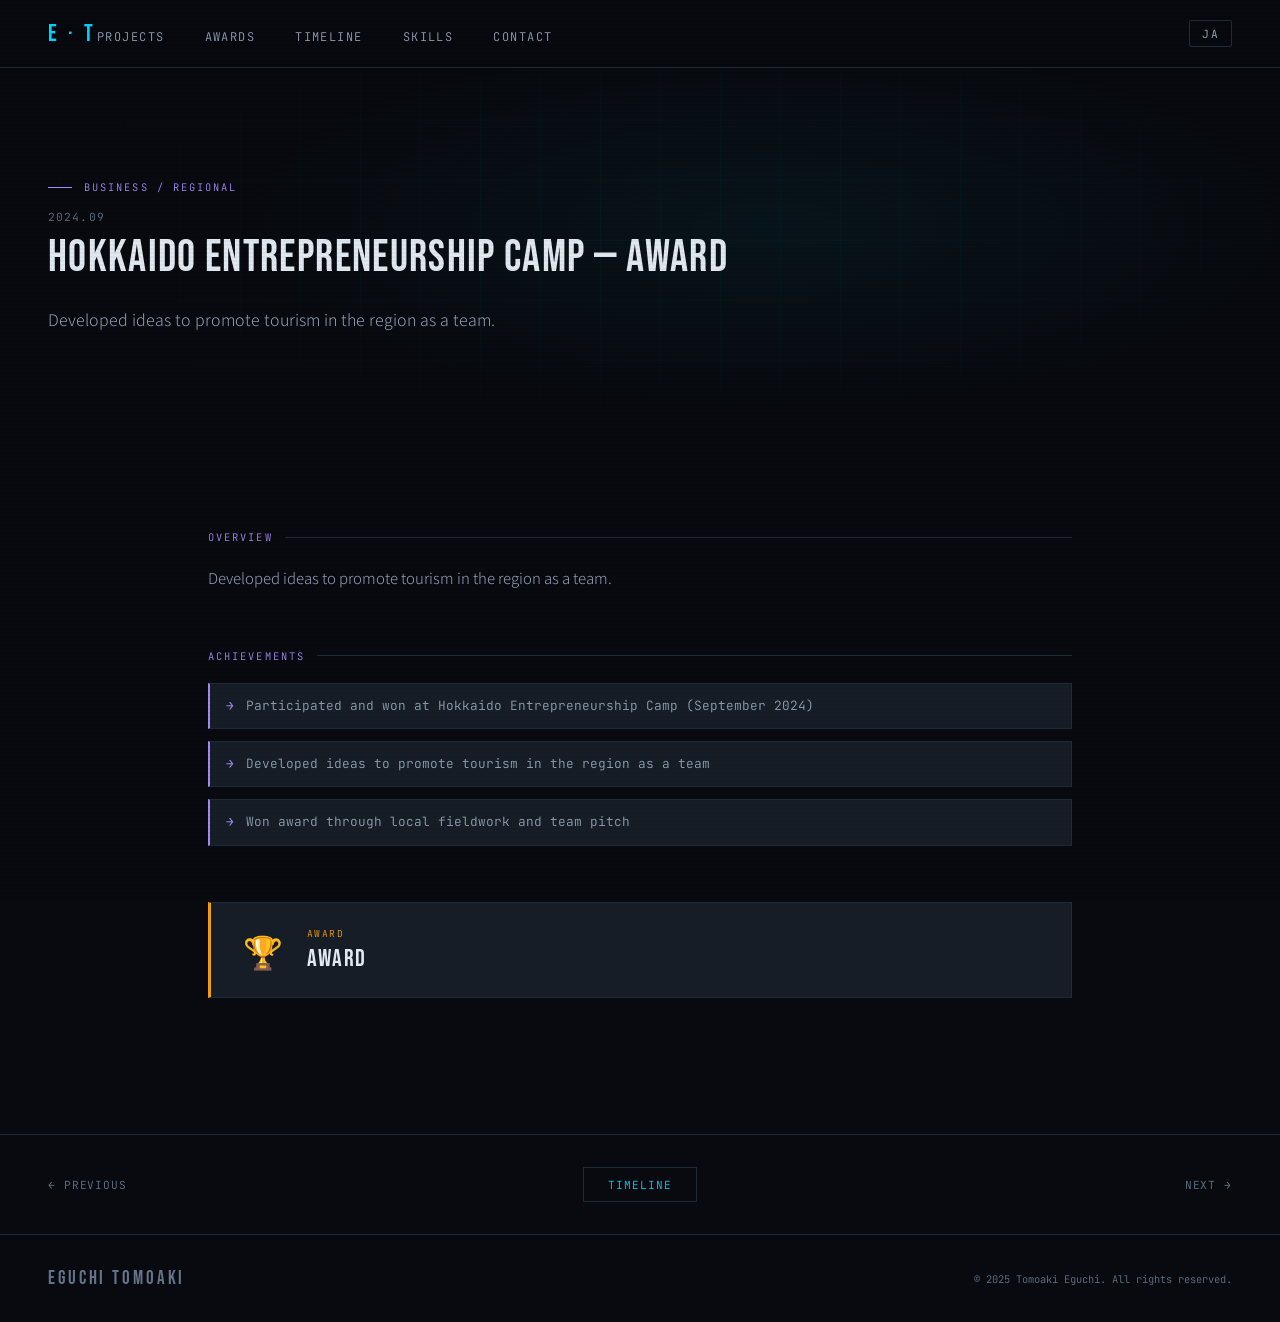
<file: pages/2024-hokkaido.html>
<!DOCTYPE html>
<html lang="ja">
<head>
<meta charset="UTF-8">
<meta name="viewport" content="width=device-width, initial-scale=1.0">
<title>北海道アントレキャンプ 受賞 | 江口智朗</title>
<link rel="preconnect" href="https://fonts.googleapis.com">
<link href="https://fonts.googleapis.com/css2?family=Bebas+Neue&family=Noto+Sans+JP:wght@300;400;700&family=JetBrains+Mono:wght@300;400&display=swap" rel="stylesheet">
<link rel="stylesheet" href="../style.css">
<style>
  :root { --cat-color: #a78bfa; }
</style>
</head>
<body>




<nav>
  <a href="../index.html" class="nav-logo">E · T</a>
  <ul class="nav-links">
    <li><a href="../index.html#projects">Projects</a></li>
    <li><a href="../index.html#awards">Awards</a></li>
    <li><a href="../index.html#timeline">Timeline</a></li>
    <li><a href="../index.html#skills">Skills</a></li>
    <li><a href="../index.html#contact">Contact</a></li>
  </ul>
</nav>

<section class="detail-hero">
  <div class="detail-hero-bg"></div>
  <div class="detail-hero-grid"></div>
  <div class="detail-hero-content">
    <div class="detail-category">Business / Regional</div>
    <div class="detail-date">2024.09</div>
    <div class="detail-title" data-ja="北海道アントレキャンプ 受賞" data-en="Hokkaido Entrepreneurship Camp — Award">北海道アントレキャンプ 受賞</div>
    <p class="detail-overview" data-ja="この地域の観光業を盛り上げるアイデアをチームで考案した。" data-en="Developed ideas to promote tourism in the region as a team.">この地域の観光業を盛り上げるアイデアをチームで考案した。</p>
  </div>
</section>

<div class="detail-body">
  <div class="detail-section fade-in">
    <div class="detail-section-title">Overview</div>
    <p class="detail-text" data-ja="この地域の観光業を盛り上げるアイデアをチームで考案した。" data-en="Developed ideas to promote tourism in the region as a team.">この地域の観光業を盛り上げるアイデアをチームで考案した。</p>
  </div>

  <div class="detail-section fade-in">
    <div class="detail-section-title" data-ja="成果・実績" data-en="Achievements">成果・実績</div>
    <ul class="detail-list">
      <li data-ja="北海道アントレキャンプ 参加・受賞（2024年9月）" data-en="Participated and won at Hokkaido Entrepreneurship Camp (September 2024)">北海道アントレキャンプ 参加・受賞（2024年9月）</li>
      <li data-ja="この地域の観光業を盛り上げるアイデアをチームで考案した" data-en="Developed ideas to promote tourism in the region as a team">この地域の観光業を盛り上げるアイデアをチームで考案した</li>
      <li data-ja="現地フィールドワーク・チームピッチにて受賞" data-en="Won award through local fieldwork and team pitch">現地フィールドワーク・チームピッチにて受賞</li>
    </ul>
  </div>

  <div class="detail-section fade-in">
    <div class="award-box">
      <div class="award-box-icon">🏆</div>
      <div>
        <div class="award-box-label">Award</div>
        <div class="award-box-value" data-ja="受賞" data-en="Award">受賞</div>
      </div>
    </div>
  </div>
</div>

<div class="detail-pagination">
  <a href="2024-akatsuaki.html" class="prev" data-ja="← 前のイベント" data-en="← Previous">← 前のイベント</a>
  <a href="../index.html#timeline" class="back">Timeline</a>
  <a href="2024-robocon.html" class="next" data-ja="次のイベント →" data-en="Next →">次のイベント →</a>
</div>

<footer>
  <div class="footer-logo">EGUCHI TOMOAKI</div>
  <div class="footer-copy">© 2025 Tomoaki Eguchi. All rights reserved.</div>
</footer>

<script>
  window.addEventListener('DOMContentLoaded', function () {
    document.querySelectorAll('.fade-in').forEach(function (el, i) {
      setTimeout(function () { el.classList.add('visible'); }, 100 + i * 80);
    });
  });
</script>
<script src="../lang.js"></script>
</body>
</html>
</file>
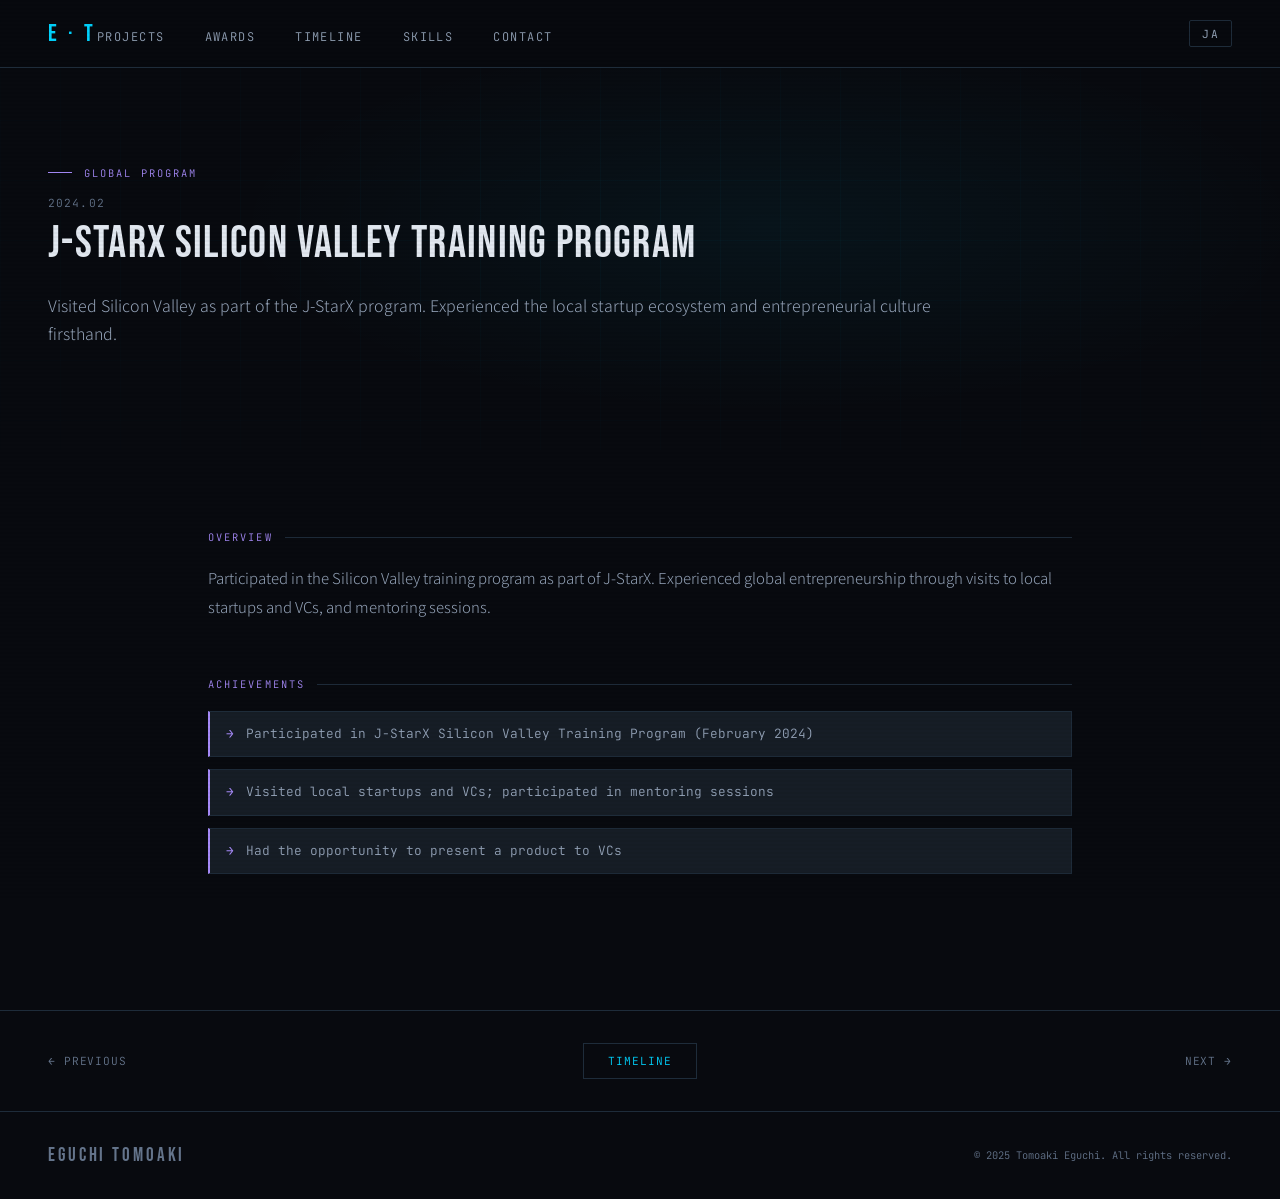
<file: pages/2024-jstarx.html>
<!DOCTYPE html>
<html lang="ja">
<head>
<meta charset="UTF-8">
<meta name="viewport" content="width=device-width, initial-scale=1.0">
<title>J-StarX シリコンバレー研修 | 江口智朗</title>
<link rel="preconnect" href="https://fonts.googleapis.com">
<link href="https://fonts.googleapis.com/css2?family=Bebas+Neue&family=Noto+Sans+JP:wght@300;400;700&family=JetBrains+Mono:wght@300;400&display=swap" rel="stylesheet">
<link rel="stylesheet" href="../style.css">
<style>
  :root { --cat-color: #a78bfa; }
</style>
</head>
<body>




<nav>
  <a href="../index.html" class="nav-logo">E · T</a>
  <ul class="nav-links">
    <li><a href="../index.html#projects">Projects</a></li>
    <li><a href="../index.html#awards">Awards</a></li>
    <li><a href="../index.html#timeline">Timeline</a></li>
    <li><a href="../index.html#skills">Skills</a></li>
    <li><a href="../index.html#contact">Contact</a></li>
  </ul>
</nav>

<section class="detail-hero">
  <div class="detail-hero-bg"></div>
  <div class="detail-hero-grid"></div>
  <div class="detail-hero-content">
    <div class="detail-category">Global Program</div>
    <div class="detail-date">2024.02</div>
    <div class="detail-title" data-ja="J-StarX シリコンバレー研修" data-en="J-StarX Silicon Valley Training Program">J-StarX シリコンバレー研修</div>
    <p class="detail-overview" data-ja="J-StarX プログラムでシリコンバレーを訪問。現地のスタートアップエコシステムと起業家精神を体験した。" data-en="Visited Silicon Valley as part of the J-StarX program. Experienced the local startup ecosystem and entrepreneurial culture firsthand.">J-StarX プログラムでシリコンバレーを訪問。現地のスタートアップエコシステムと起業家精神を体験した。</p>
  </div>
</section>

<div class="detail-body">
  <div class="detail-section fade-in">
    <div class="detail-section-title">Overview</div>
    <p class="detail-text" data-ja="J-StarXプログラムの一環としてシリコンバレー研修に参加した。現地スタートアップ・VCへの訪問やメンタリングを通じ、グローバルな起業家精神を経験した。" data-en="Participated in the Silicon Valley training program as part of J-StarX. Experienced global entrepreneurship through visits to local startups and VCs, and mentoring sessions.">J-StarXプログラムの一環としてシリコンバレー研修に参加した。現地スタートアップ・VCへの訪問やメンタリングを通じ、グローバルな起業家精神を経験した。</p>
  </div>

  <div class="detail-section fade-in">
    <div class="detail-section-title" data-ja="成果・実績" data-en="Achievements">成果・実績</div>
    <ul class="detail-list">
      <li data-ja="J-StarX シリコンバレー研修 参加（2024年2月）" data-en="Participated in J-StarX Silicon Valley Training Program (February 2024)">J-StarX シリコンバレー研修 参加（2024年2月）</li>
      <li data-ja="現地スタートアップ・VC訪問・メンタリング" data-en="Visited local startups and VCs; participated in mentoring sessions">現地スタートアップ・VC訪問・メンタリング</li>
      <li data-ja="VCに対してプロダクトを発表する機会があった" data-en="Had the opportunity to present a product to VCs">VCに対してプロダクトを発表する機会があった</li>
    </ul>
  </div>

</div>

<div class="detail-pagination">
  <a href="2023-robocon.html" class="prev" data-ja="← 前のイベント" data-en="← Previous">← 前のイベント</a>
  <a href="../index.html#timeline" class="back">Timeline</a>
  <a href="2024-akatsuaki.html" class="next" data-ja="次のイベント →" data-en="Next →">次のイベント →</a>
</div>

<footer>
  <div class="footer-logo">EGUCHI TOMOAKI</div>
  <div class="footer-copy">© 2025 Tomoaki Eguchi. All rights reserved.</div>
</footer>

<script>
  window.addEventListener('DOMContentLoaded', function () {
    document.querySelectorAll('.fade-in').forEach(function (el, i) {
      setTimeout(function () { el.classList.add('visible'); }, 100 + i * 80);
    });
  });
</script>
<script src="../lang.js"></script>
</body>
</html>
</file>
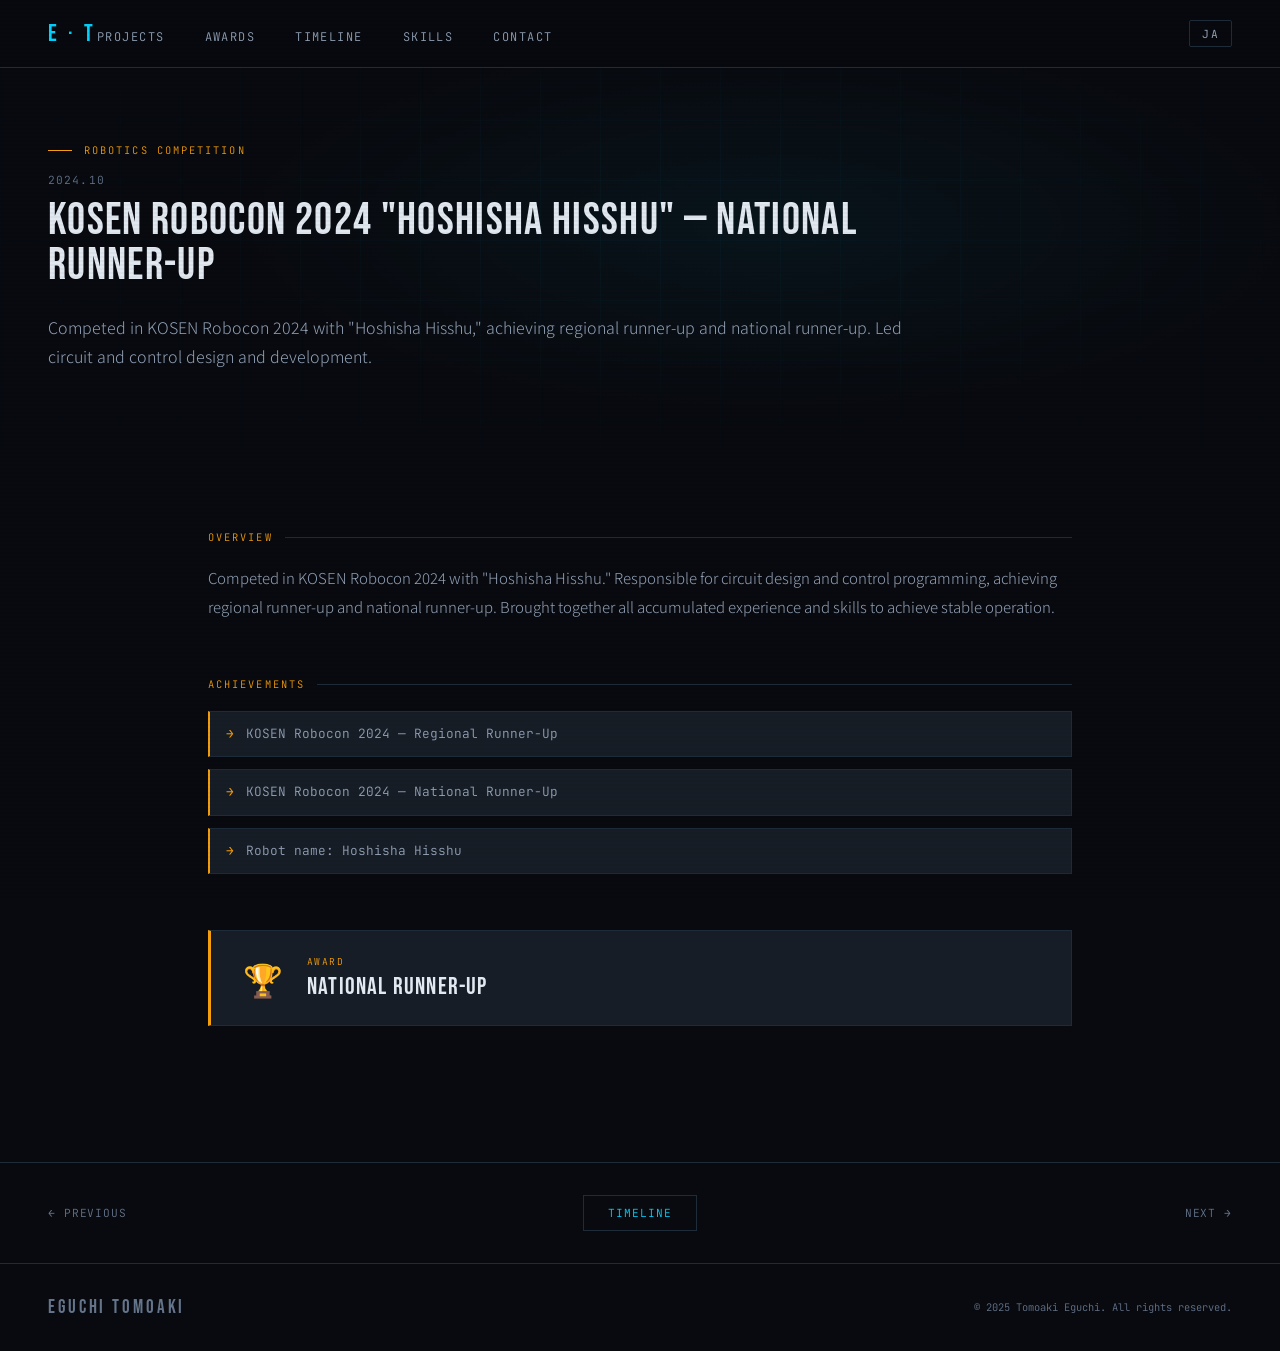
<file: pages/2024-robocon.html>
<!DOCTYPE html>
<html lang="ja">
<head>
<meta charset="UTF-8">
<meta name="viewport" content="width=device-width, initial-scale=1.0">
<title>高専ロボコン2024「星射必宙」全国大会準優勝 | 江口智朗</title>
<link rel="preconnect" href="https://fonts.googleapis.com">
<link href="https://fonts.googleapis.com/css2?family=Bebas+Neue&family=Noto+Sans+JP:wght@300;400;700&family=JetBrains+Mono:wght@300;400&display=swap" rel="stylesheet">
<link rel="stylesheet" href="../style.css">
<style>
  :root { --cat-color: #f59e0b; }
</style>
</head>
<body>




<nav>
  <a href="../index.html" class="nav-logo">E · T</a>
  <ul class="nav-links">
    <li><a href="../index.html#projects">Projects</a></li>
    <li><a href="../index.html#awards">Awards</a></li>
    <li><a href="../index.html#timeline">Timeline</a></li>
    <li><a href="../index.html#skills">Skills</a></li>
    <li><a href="../index.html#contact">Contact</a></li>
  </ul>
</nav>

<section class="detail-hero">
  <div class="detail-hero-bg"></div>
  <div class="detail-hero-grid"></div>
  <div class="detail-hero-content">
    <div class="detail-category">Robotics Competition</div>
    <div class="detail-date">2024.10</div>
    <div class="detail-title" data-ja='高専ロボコン2024「星射必宙」全国大会準優勝' data-en='KOSEN Robocon 2024 "Hoshisha Hisshu" — National Runner-Up'>高専ロボコン2024「星射必宙」全国大会準優勝</div>
    <p class="detail-overview" data-ja='高専ロボコン2024に「星射必宙」で出場し、地区大会準優勝・全国大会準優勝を達成。回路・制御担当として設計開発を牽引した。' data-en='Competed in KOSEN Robocon 2024 with "Hoshisha Hisshu," achieving regional runner-up and national runner-up. Led circuit and control design and development.'>高専ロボコン2024に「星射必宙」で出場し、地区大会準優勝・全国大会準優勝を達成。回路・制御担当として設計開発を牽引した。</p>
  </div>
</section>

<div class="detail-body">
  <div class="detail-section fade-in">
    <div class="detail-section-title">Overview</div>
    <p class="detail-text" data-ja='高専ロボコン2024に「星射必宙」で出場。回路設計および制御プログラムを担当し、地区大会準優勝・全国大会準優勝した。これまでの参加経験とスキルを結集し、安定した動作を実現した。' data-en='Competed in KOSEN Robocon 2024 with "Hoshisha Hisshu." Responsible for circuit design and control programming, achieving regional runner-up and national runner-up. Brought together all accumulated experience and skills to achieve stable operation.'>高専ロボコン2024に「星射必宙」で出場。回路設計および制御プログラムを担当し、地区大会準優勝・全国大会準優勝した。これまでの参加経験とスキルを結集し、安定した動作を実現した。</p>
  </div>

  <div class="detail-section fade-in">
    <div class="detail-section-title" data-ja="成果・実績" data-en="Achievements">成果・実績</div>
    <ul class="detail-list">
      <li data-ja="高専ロボコン2024 地区大会準優勝" data-en="KOSEN Robocon 2024 — Regional Runner-Up">高専ロボコン2024 地区大会準優勝</li>
      <li data-ja="高専ロボコン2024 全国大会準優勝" data-en="KOSEN Robocon 2024 — National Runner-Up">高専ロボコン2024 全国大会準優勝</li>
      <li data-ja="ロボット名：星射必宙" data-en="Robot name: Hoshisha Hisshu">ロボット名：星射必宙</li>

    </ul>
  </div>

  <div class="detail-section fade-in">
    <div class="award-box">
      <div class="award-box-icon">🏆</div>
      <div>
        <div class="award-box-label">Award</div>
        <div class="award-box-value" data-ja="全国大会準優勝" data-en="National Runner-Up">全国大会準優勝</div>
      </div>
    </div>
  </div>
</div>

<div class="detail-pagination">
  <a href="2024-hokkaido.html" class="prev" data-ja="← 前のイベント" data-en="← Previous">← 前のイベント</a>
  <a href="../index.html#timeline" class="back">Timeline</a>
  <a href="2025-graduation.html" class="next" data-ja="次のイベント →" data-en="Next →">次のイベント →</a>
</div>

<footer>
  <div class="footer-logo">EGUCHI TOMOAKI</div>
  <div class="footer-copy">© 2025 Tomoaki Eguchi. All rights reserved.</div>
</footer>

<script>
  window.addEventListener('DOMContentLoaded', function () {
    document.querySelectorAll('.fade-in').forEach(function (el, i) {
      setTimeout(function () { el.classList.add('visible'); }, 100 + i * 80);
    });
  });
</script>
<script src="../lang.js"></script>
</body>
</html>
</file>
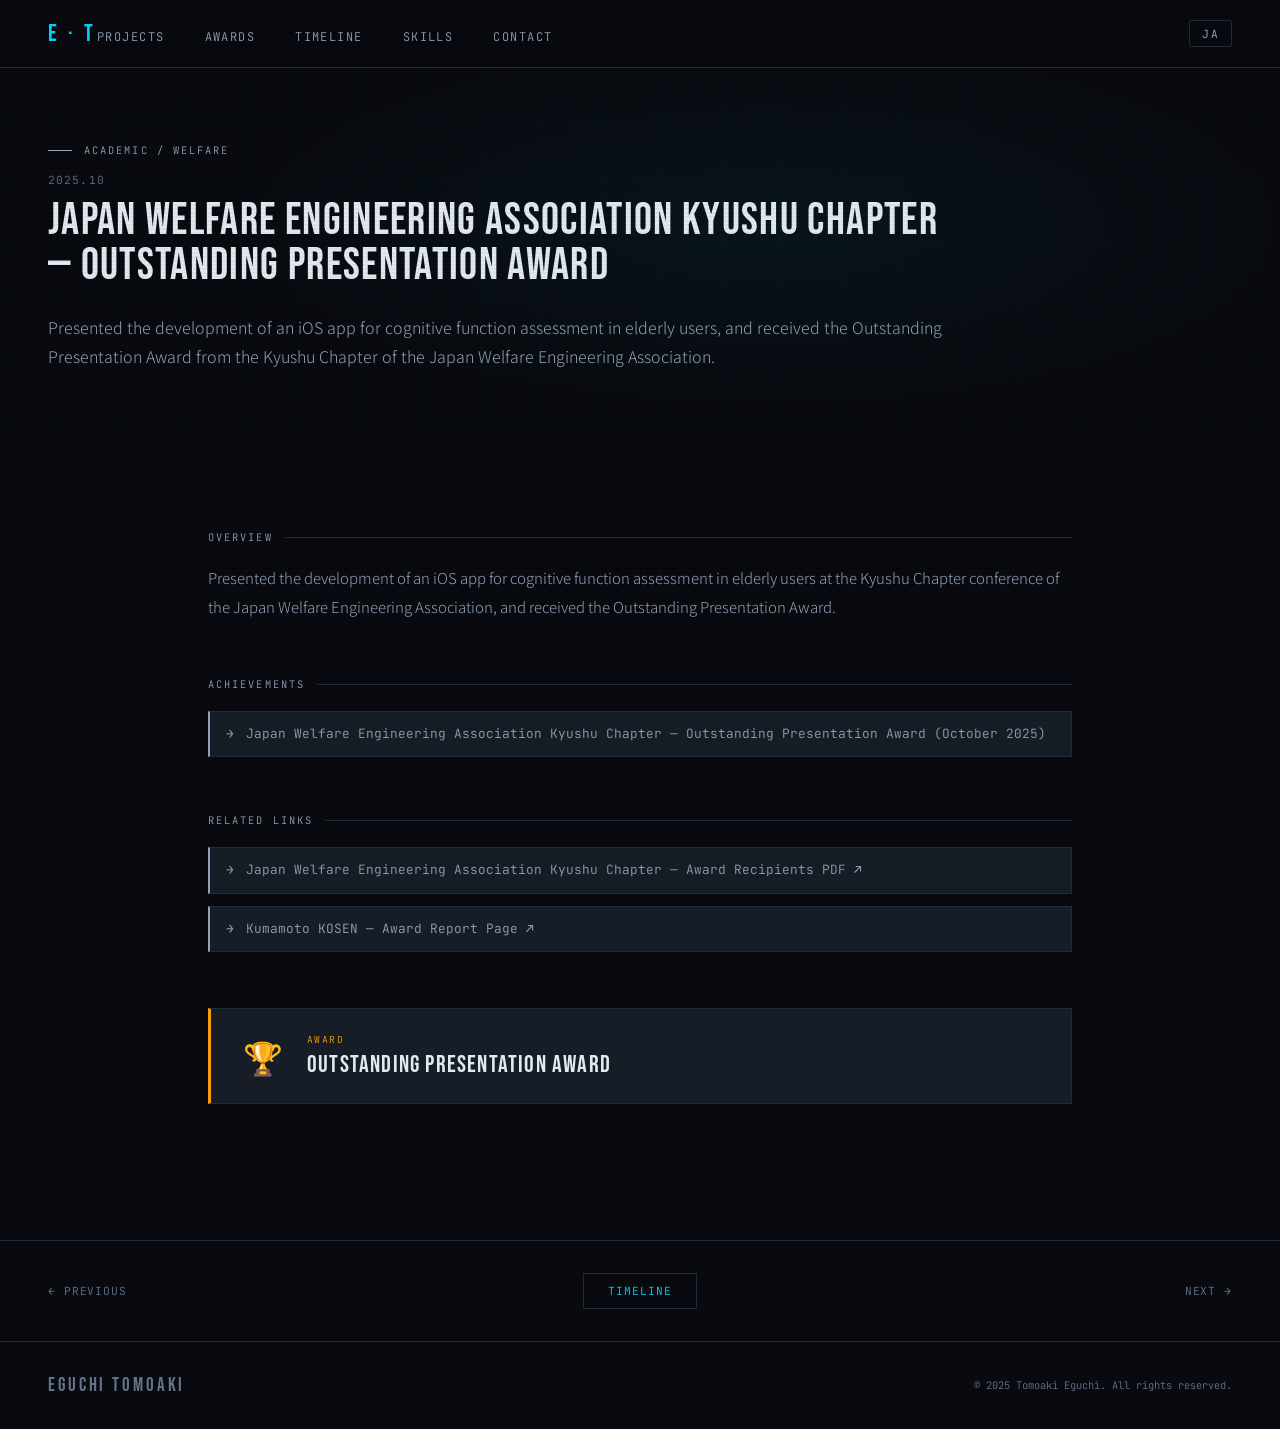
<file: pages/2025-fukushi.html>
<!DOCTYPE html>
<html lang="ja">
<head>
<meta charset="UTF-8">
<meta name="viewport" content="width=device-width, initial-scale=1.0">
<title>日本福祉学会九州支部 優秀発表賞 | 江口智朗</title>
<link rel="preconnect" href="https://fonts.googleapis.com">
<link href="https://fonts.googleapis.com/css2?family=Bebas+Neue&family=Noto+Sans+JP:wght@300;400;700&family=JetBrains+Mono:wght@300;400&display=swap" rel="stylesheet">
<link rel="stylesheet" href="../style.css">
<style>
  :root { --cat-color: #94a3b8; }
</style>
</head>
<body>




<nav>
  <a href="../index.html" class="nav-logo">E · T</a>
  <ul class="nav-links">
    <li><a href="../index.html#projects">Projects</a></li>
    <li><a href="../index.html#awards">Awards</a></li>
    <li><a href="../index.html#timeline">Timeline</a></li>
    <li><a href="../index.html#skills">Skills</a></li>
    <li><a href="../index.html#contact">Contact</a></li>
  </ul>
</nav>

<section class="detail-hero">
  <div class="detail-hero-bg"></div>
  <div class="detail-hero-grid"></div>
  <div class="detail-hero-content">
    <div class="detail-category">Academic / Welfare</div>
    <div class="detail-date">2025.10</div>
    <div class="detail-title" data-ja="日本福祉学会九州支部 優秀発表賞" data-en="Japan Welfare Engineering Association Kyushu Chapter — Outstanding Presentation Award">日本福祉学会九州支部 優秀発表賞</div>
    <p class="detail-overview" data-ja="iOSアプリによる高齢者向け認知機能検査の開発を発表し、日本福祉学会九州支部にて優秀発表賞を受賞した。" data-en="Presented the development of an iOS app for cognitive function assessment in elderly users, and received the Outstanding Presentation Award from the Kyushu Chapter of the Japan Welfare Engineering Association.">iOSアプリによる高齢者向け認知機能検査の開発を発表し、日本福祉学会九州支部にて優秀発表賞を受賞した。</p>
  </div>
</section>

<div class="detail-body">
  <div class="detail-section fade-in">
    <div class="detail-section-title">Overview</div>
    <p class="detail-text" data-ja="日本福祉学会九州支部大会にて、iOSアプリによる高齢者向け認知機能検査の開発を発表し、優秀発表賞を受賞した。" data-en="Presented the development of an iOS app for cognitive function assessment in elderly users at the Kyushu Chapter conference of the Japan Welfare Engineering Association, and received the Outstanding Presentation Award.">日本福祉学会九州支部大会にて、iOSアプリによる高齢者向け認知機能検査の開発を発表し、優秀発表賞を受賞した。</p>
  </div>

  <div class="detail-section fade-in">
    <div class="detail-section-title" data-ja="成果・実績" data-en="Achievements">成果・実績</div>
    <ul class="detail-list">
      <li data-ja="日本福祉学会九州支部 優秀発表賞 受賞（2025年10月）" data-en="Japan Welfare Engineering Association Kyushu Chapter — Outstanding Presentation Award (October 2025)">日本福祉学会九州支部 優秀発表賞 受賞（2025年10月）</li>

    </ul>
  </div>

  <div class="detail-section fade-in">
    <div class="detail-section-title" data-ja="関連リンク" data-en="Related Links">関連リンク</div>
    <ul class="detail-list">
      <li><a href="http://jswe.jp/division/kyushu/2025/img/award_2025.pdf" target="_blank" style="color:inherit;text-decoration:none;"><span data-ja="日本福祉工学会九州支部 受賞者一覧 PDF ↗" data-en="Japan Welfare Engineering Association Kyushu Chapter — Award Recipients PDF ↗">日本福祉工学会九州支部 受賞者一覧 PDF ↗</span></a></li>
      <li><a href="https://kumamoto-nct.ac.jp/award/2026/01/20260105a/" target="_blank" style="color:inherit;text-decoration:none;"><span data-ja="熊本高専 受賞報告ページ ↗" data-en="Kumamoto KOSEN — Award Report Page ↗">熊本高専 受賞報告ページ ↗</span></a></li>
    </ul>
  </div>

  <div class="detail-section fade-in">
    <div class="award-box">
      <div class="award-box-icon">🏆</div>
      <div>
        <div class="award-box-label">Award</div>
        <div class="award-box-value" data-ja="優秀発表賞" data-en="Outstanding Presentation Award">優秀発表賞</div>
      </div>
    </div>
  </div>
</div>

<div class="detail-pagination">
  <a href="2025-q-quest.html" class="prev" data-ja="← 前のイベント" data-en="← Previous">← 前のイベント</a>
  <a href="../index.html#timeline" class="back">Timeline</a>
  <a href="2025-si2025.html" class="next" data-ja="次のイベント →" data-en="Next →">次のイベント →</a>
</div>

<footer>
  <div class="footer-logo">EGUCHI TOMOAKI</div>
  <div class="footer-copy">© 2025 Tomoaki Eguchi. All rights reserved.</div>
</footer>

<script>
  window.addEventListener('DOMContentLoaded', function () {
    document.querySelectorAll('.fade-in').forEach(function (el, i) {
      setTimeout(function () { el.classList.add('visible'); }, 100 + i * 80);
    });
  });
</script>
<script src="../lang.js"></script>
</body>
</html>
</file>
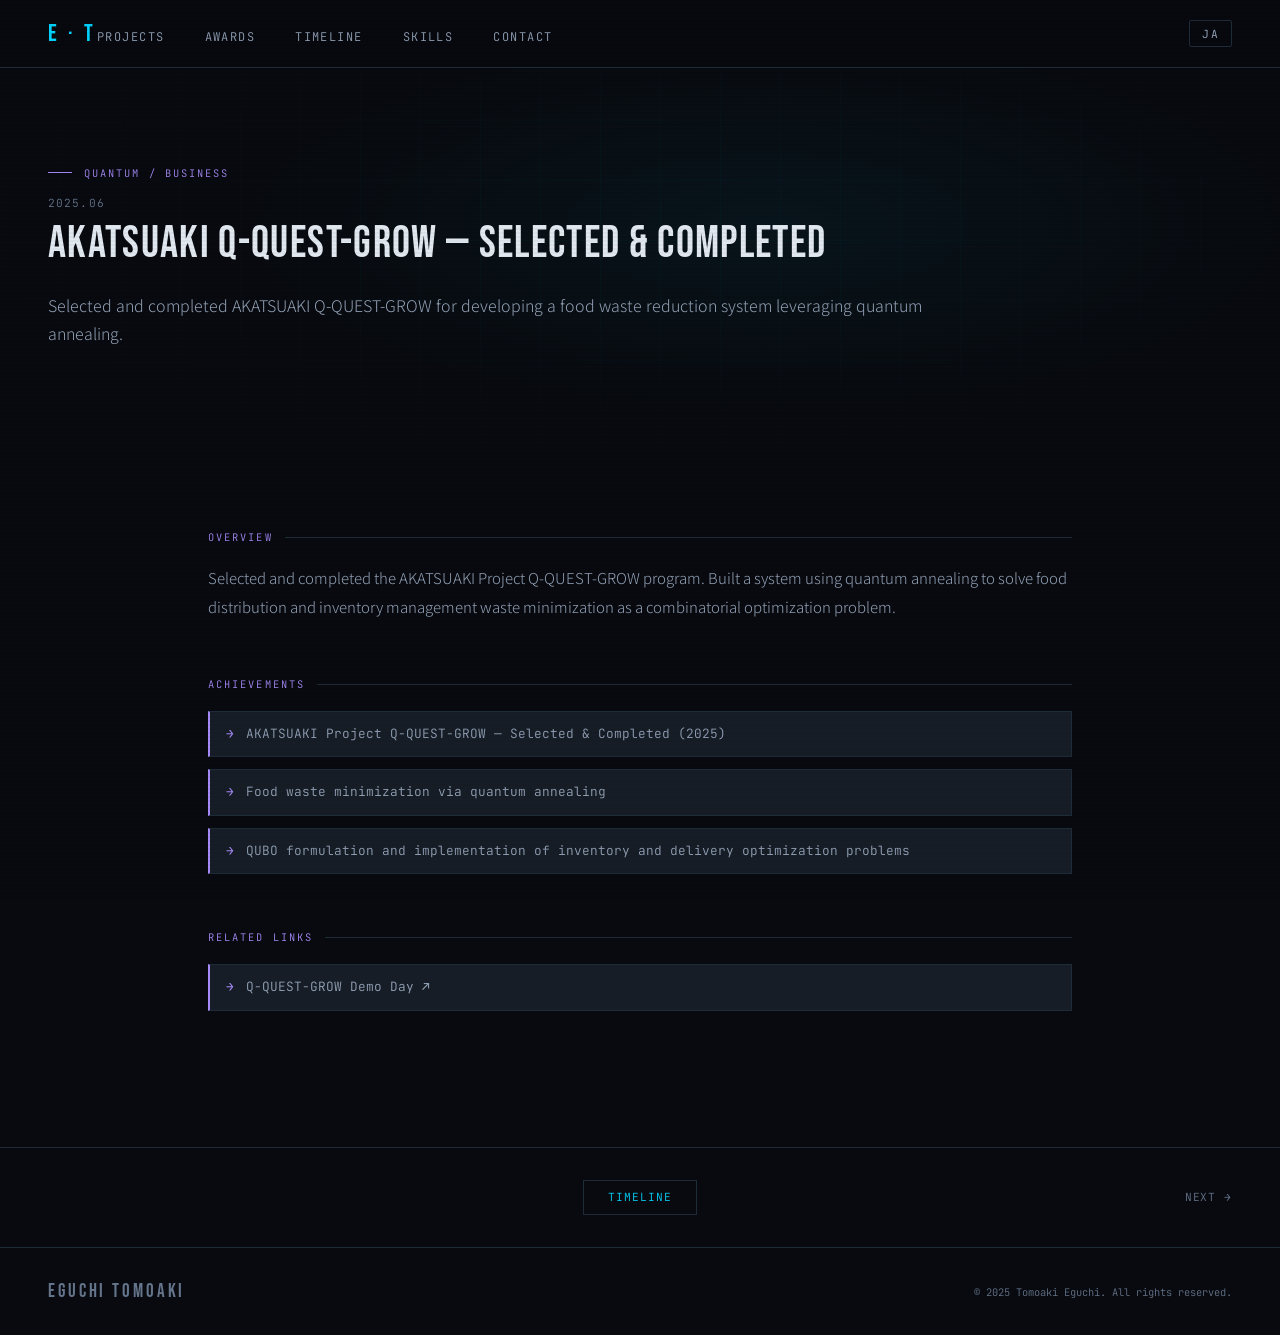
<file: pages/2025-q-quest.html>
<!DOCTYPE html>
<html lang="ja">
<head>
<meta charset="UTF-8">
<meta name="viewport" content="width=device-width, initial-scale=1.0">
<title>AKATSUAKI Q-QUEST-GROW 採択・修了 | 江口智朗</title>
<link rel="preconnect" href="https://fonts.googleapis.com">
<link href="https://fonts.googleapis.com/css2?family=Bebas+Neue&family=Noto+Sans+JP:wght@300;400;700&family=JetBrains+Mono:wght@300;400&display=swap" rel="stylesheet">
<link rel="stylesheet" href="../style.css">
<style>
  :root { --cat-color: #a78bfa; }
</style>
</head>
<body>




<nav>
  <a href="../index.html" class="nav-logo">E · T</a>
  <ul class="nav-links">
    <li><a href="../index.html#projects">Projects</a></li>
    <li><a href="../index.html#awards">Awards</a></li>
    <li><a href="../index.html#timeline">Timeline</a></li>
    <li><a href="../index.html#skills">Skills</a></li>
    <li><a href="../index.html#contact">Contact</a></li>
  </ul>
</nav>

<section class="detail-hero">
  <div class="detail-hero-bg"></div>
  <div class="detail-hero-grid"></div>
  <div class="detail-hero-content">
    <div class="detail-category">Quantum / Business</div>
    <div class="detail-date">2025.06</div>
    <div class="detail-title" data-ja="AKATSUAKI Q-QUEST-GROW 採択・修了" data-en="AKATSUAKI Q-QUEST-GROW — Selected &amp; Completed">AKATSUAKI Q-QUEST-GROW 採択・修了</div>
    <p class="detail-overview" data-ja="量子アニーリングを活用した食品ロス削減システムの開発でAKATSUKI Q-QUEST-GROWに採択・修了した。" data-en="Selected and completed AKATSUAKI Q-QUEST-GROW for developing a food waste reduction system leveraging quantum annealing.">量子アニーリングを活用した食品ロス削減システムの開発でAKATSUKI Q-QUEST-GROWに採択・修了した。</p>
  </div>
</section>

<div class="detail-body">
  <div class="detail-section fade-in">
    <div class="detail-section-title">Overview</div>
    <p class="detail-text" data-ja="AKATSUKIプロジェクト Q-QUEST-GROWに採択・修了した。量子アニーリングを活用し、食品流通・在庫管理における廃棄ロス最小化を組合せ最適化問題として解決するシステムを作成した。" data-en="Selected and completed the AKATSUAKI Project Q-QUEST-GROW program. Built a system using quantum annealing to solve food distribution and inventory management waste minimization as a combinatorial optimization problem.">AKATSUKIプロジェクト Q-QUEST-GROWに採択・修了した。量子アニーリングを活用し、食品流通・在庫管理における廃棄ロス最小化を組合せ最適化問題として解決するシステムを作成した。</p>
  </div>

  <div class="detail-section fade-in">
    <div class="detail-section-title" data-ja="成果・実績" data-en="Achievements">成果・実績</div>
    <ul class="detail-list">
      <li data-ja="AKATSUKIプロジェクト Q-QUEST-GROW 採択・修了（2025年）" data-en="AKATSUAKI Project Q-QUEST-GROW — Selected &amp; Completed (2025)">AKATSUKIプロジェクト Q-QUEST-GROW 採択・修了（2025年）</li>
      <li data-ja="D-Wave量子アニーリングによる食品ロス最小化" data-en="Food waste minimization via quantum annealing">D-Wave量子アニーリングによる食品ロス最小化</li>
      <li data-ja="在庫・配送最適化問題のQUBO定式化・実装" data-en="QUBO formulation and implementation of inventory and delivery optimization problems">在庫・配送最適化問題のQUBO定式化・実装</li>
    </ul>
  </div>

  <div class="detail-section fade-in">
    <div class="detail-section-title" data-ja="関連リンク" data-en="Related Links">関連リンク</div>
    <ul class="detail-list">
      <li><a href="https://jellyware.jp/q-questgrow/demoday/" target="_blank" style="color:inherit;text-decoration:none;"><span data-ja="Q-QUEST-GROW デモデイ ↗" data-en="Q-QUEST-GROW Demo Day ↗">Q-QUEST-GROW デモデイ ↗</span></a></li>
    </ul>
  </div>

</div>

<div class="detail-pagination">
  <span class="prev disabled"></span>
  <a href="../index.html#timeline" class="back">Timeline</a>
  <a href="2025-fukushi.html" class="next" data-ja="次のイベント →" data-en="Next →">次のイベント →</a>
</div>

<footer>
  <div class="footer-logo">EGUCHI TOMOAKI</div>
  <div class="footer-copy">© 2025 Tomoaki Eguchi. All rights reserved.</div>
</footer>

<script>
  window.addEventListener('DOMContentLoaded', function () {
    document.querySelectorAll('.fade-in').forEach(function (el, i) {
      setTimeout(function () { el.classList.add('visible'); }, 100 + i * 80);
    });
  });
</script>
<script src="../lang.js"></script>
</body>
</html>
</file>
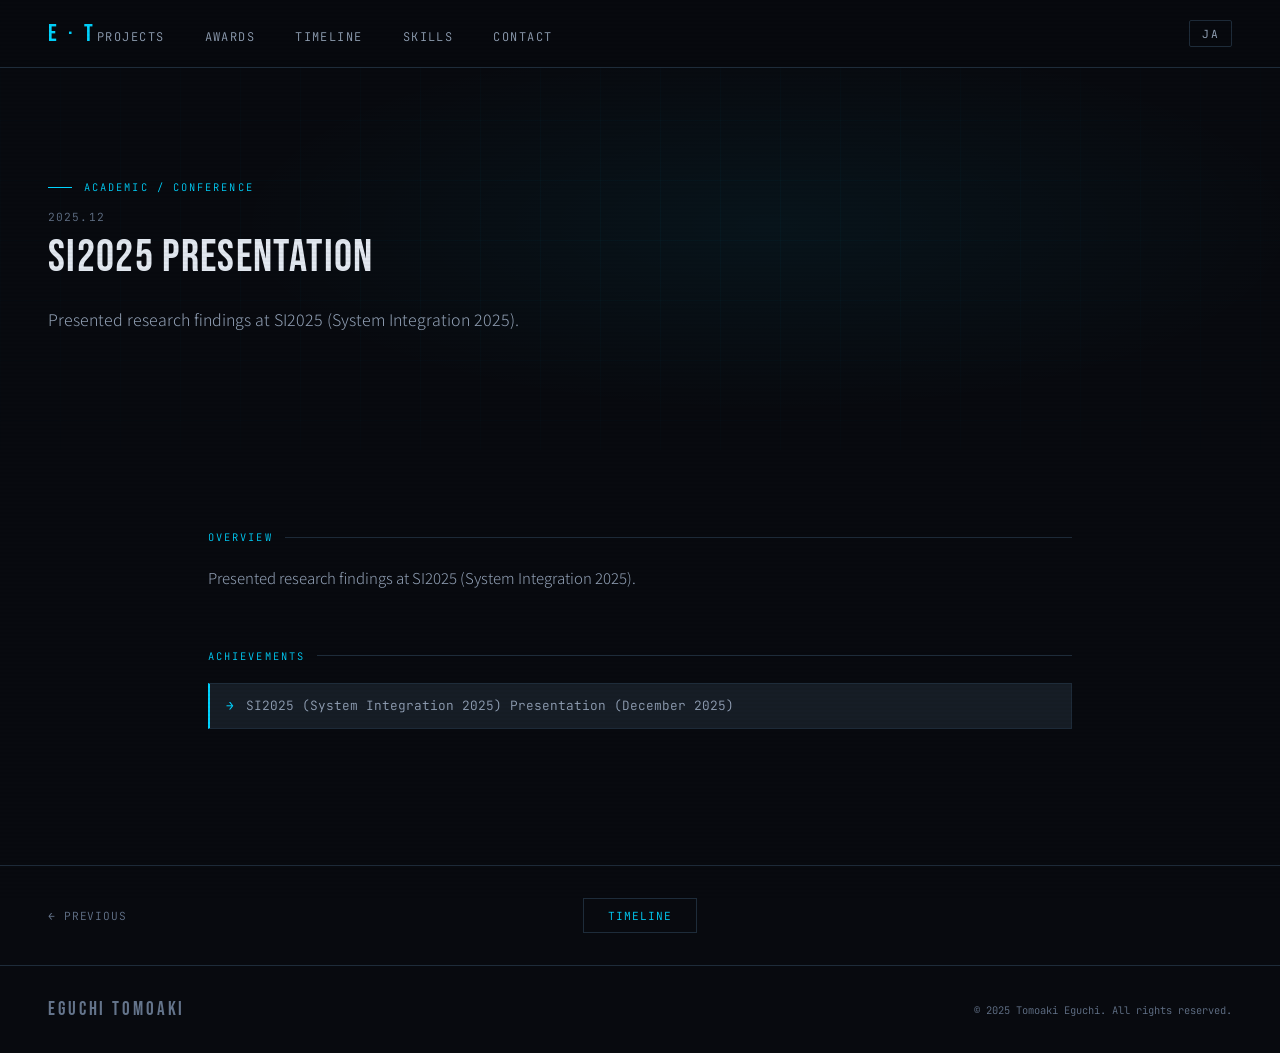
<file: pages/2025-si2025.html>
<!DOCTYPE html>
<html lang="ja">
<head>
<meta charset="UTF-8">
<meta name="viewport" content="width=device-width, initial-scale=1.0">
<title>SI2025発表 | 江口智朗</title>
<link rel="preconnect" href="https://fonts.googleapis.com">
<link href="https://fonts.googleapis.com/css2?family=Bebas+Neue&family=Noto+Sans+JP:wght@300;400;700&family=JetBrains+Mono:wght@300;400&display=swap" rel="stylesheet">
<link rel="stylesheet" href="../style.css">
<style>
  :root { --cat-color: #00d4ff; }
</style>
</head>
<body>




<nav>
  <a href="../index.html" class="nav-logo">E · T</a>
  <ul class="nav-links">
    <li><a href="../index.html#projects">Projects</a></li>
    <li><a href="../index.html#awards">Awards</a></li>
    <li><a href="../index.html#timeline">Timeline</a></li>
    <li><a href="../index.html#skills">Skills</a></li>
    <li><a href="../index.html#contact">Contact</a></li>
  </ul>
</nav>

<section class="detail-hero">
  <div class="detail-hero-bg"></div>
  <div class="detail-hero-grid"></div>
  <div class="detail-hero-content">
    <div class="detail-category">Academic / Conference</div>
    <div class="detail-date">2025.12</div>
    <div class="detail-title" data-ja="SI2025発表" data-en="SI2025 Presentation">SI2025発表</div>
    <p class="detail-overview" data-ja="SI2025（システムインテグレーション2025）にて研究成果を発表した。" data-en="Presented research findings at SI2025 (System Integration 2025).">SI2025（システムインテグレーション2025）にて研究成果を発表した。</p>
  </div>
</section>

<div class="detail-body">
  <div class="detail-section fade-in">
    <div class="detail-section-title">Overview</div>
    <p class="detail-text" data-ja="SI2025（システムインテグレーション2025）において研究成果を発表した。" data-en="Presented research findings at SI2025 (System Integration 2025).">SI2025（システムインテグレーション2025）において研究成果を発表した。</p>
  </div>

  <div class="detail-section fade-in">
    <div class="detail-section-title" data-ja="成果・実績" data-en="Achievements">成果・実績</div>
    <ul class="detail-list">
      <li data-ja="SI2025（システムインテグレーション2025）発表（2025年12月）" data-en="SI2025 (System Integration 2025) Presentation (December 2025)">SI2025（システムインテグレーション2025）発表（2025年12月）</li>
    </ul>
  </div>

</div>

<div class="detail-pagination">
  <a href="2025-fukushi.html" class="prev" data-ja="← 前のイベント" data-en="← Previous">← 前のイベント</a>
  <a href="../index.html#timeline" class="back">Timeline</a>
  <span class="next disabled"></span>
</div>

<footer>
  <div class="footer-logo">EGUCHI TOMOAKI</div>
  <div class="footer-copy">© 2025 Tomoaki Eguchi. All rights reserved.</div>
</footer>

<script>
  window.addEventListener('DOMContentLoaded', function () {
    document.querySelectorAll('.fade-in').forEach(function (el, i) {
      setTimeout(function () { el.classList.add('visible'); }, 100 + i * 80);
    });
  });
</script>
<script src="../lang.js"></script>
</body>
</html>
</file>
<file: style.css>
/* =============================================
   共通スタイル — Tomoaki Eguchi Portfolio
   ============================================= */

:root {
  --bg: #080a0f;
  --bg2: #0d1117;
  --bg3: #131920;
  --surface: #161d26;
  --border: #1e2c3a;
  --accent: #00d4ff;
  --accent2: #7c3aed;
  --accent3: #10b981;
  --text: #e2e8f0;
  --text-muted: #64748b;
  --text-dim: #94a3b8;
  --drone: #00d4ff;
  --robocon: #f59e0b;
  --aqua: #10b981;
  --biz: #a78bfa;
}

*, *::before, *::after { box-sizing: border-box; margin: 0; padding: 0; }

html { scroll-behavior: smooth; }

body {
  background: var(--bg);
  color: var(--text);
  font-family: 'Noto Sans JP', sans-serif;
  font-weight: 300;
  overflow-x: hidden;
}

/* Custom cursor */
.cursor {
  width: 8px; height: 8px;
  background: var(--accent);
  border-radius: 50%;
  position: fixed;
  pointer-events: none;
  z-index: 9999;
  transition: transform 0.1s;
  mix-blend-mode: screen;
}
.cursor-ring {
  width: 32px; height: 32px;
  border: 1px solid rgba(0,212,255,0.4);
  border-radius: 50%;
  position: fixed;
  pointer-events: none;
  z-index: 9998;
  transition: all 0.15s ease;
}

/* Scrollbar */
::-webkit-scrollbar { width: 4px; }
::-webkit-scrollbar-track { background: var(--bg); }
::-webkit-scrollbar-thumb { background: var(--accent); border-radius: 2px; }

/* NAV */
nav {
  position: fixed; top: 0; left: 0; right: 0; z-index: 100;
  display: flex; align-items: center; justify-content: space-between;
  padding: 1.2rem 3rem;
  background: rgba(8,10,15,0.85);
  backdrop-filter: blur(20px);
  border-bottom: 1px solid var(--border);
}
.nav-logo {
  font-family: 'Bebas Neue', sans-serif;
  font-size: 1.5rem;
  letter-spacing: 0.15em;
  color: var(--accent);
  text-decoration: none;
}
.nav-links { display: flex; gap: 2.5rem; list-style: none; }
.nav-links a {
  color: var(--text-dim);
  text-decoration: none;
  font-size: 0.75rem;
  letter-spacing: 0.12em;
  text-transform: uppercase;
  font-family: 'JetBrains Mono', monospace;
  transition: color 0.3s;
  position: relative;
}
.nav-links a::after {
  content: '';
  position: absolute; bottom: -3px; left: 0; right: 0; height: 1px;
  background: var(--accent);
  transform: scaleX(0);
  transition: transform 0.3s;
}
.nav-links a:hover { color: var(--accent); }
.nav-links a:hover::after { transform: scaleX(1); }

/* FOOTER */
footer {
  padding: 2rem 3rem;
  border-top: 1px solid var(--border);
  display: flex; justify-content: space-between; align-items: center;
}
.footer-logo {
  font-family: 'Bebas Neue', sans-serif;
  font-size: 1.2rem;
  color: var(--text-muted);
  letter-spacing: 0.15em;
}
.footer-copy {
  font-family: 'JetBrains Mono', monospace;
  font-size: 0.65rem;
  color: var(--text-muted);
}

/* Buttons */
.btn-primary {
  padding: 0.85rem 2rem;
  background: var(--accent);
  color: var(--bg);
  border: none;
  border-radius: 2px;
  font-family: 'JetBrains Mono', monospace;
  font-size: 0.75rem;
  letter-spacing: 0.1em;
  text-transform: uppercase;
  text-decoration: none;
  transition: all 0.3s;
  font-weight: 400;
  display: inline-block;
}
.btn-primary:hover { background: #fff; transform: translateY(-2px); }
.btn-outline {
  padding: 0.85rem 2rem;
  background: transparent;
  color: var(--text-dim);
  border: 1px solid var(--border);
  border-radius: 2px;
  font-family: 'JetBrains Mono', monospace;
  font-size: 0.75rem;
  letter-spacing: 0.1em;
  text-transform: uppercase;
  text-decoration: none;
  transition: all 0.3s;
  display: inline-block;
}
.btn-outline:hover { border-color: var(--accent); color: var(--accent); }

/* ANIMATIONS */
@keyframes fadeUp {
  from { opacity: 0; transform: translateY(20px); }
  to { opacity: 1; transform: translateY(0); }
}

.fade-in {
  opacity: 0;
  transform: translateY(30px);
  transition: opacity 0.7s ease, transform 0.7s ease;
}
.fade-in.visible {
  opacity: 1;
  transform: translateY(0);
}

/* Glitch effect */
@keyframes glitch {
  0% { text-shadow: 2px 0 var(--accent), -2px 0 var(--accent2); }
  25% { text-shadow: -2px 0 var(--accent), 2px 0 var(--accent2); }
  50% { text-shadow: 2px 2px var(--accent3), -2px -2px var(--accent2); }
  75% { text-shadow: -2px 2px var(--accent), 2px -2px var(--accent3); }
  100% { text-shadow: none; }
}

/* Scanline overlay */
body::after {
  content: '';
  position: fixed; inset: 0;
  background: repeating-linear-gradient(
    0deg, transparent, transparent 2px,
    rgba(0,0,0,0.03) 2px, rgba(0,0,0,0.03) 4px
  );
  pointer-events: none;
  z-index: 9990;
}

/* =============================================
   詳細ページ共通スタイル
   ============================================= */

/* Detail Hero */
.detail-hero {
  min-height: 50vh;
  display: flex; align-items: center;
  padding: 8rem 3rem 4rem;
  position: relative;
  overflow: hidden;
}
.detail-hero-bg {
  position: absolute; inset: 0;
  background:
    radial-gradient(ellipse 60% 60% at 60% 50%, var(--hero-glow, rgba(0,212,255,0.05)) 0%, transparent 70%);
}
.detail-hero-grid {
  position: absolute; inset: 0;
  background-image:
    linear-gradient(rgba(0,212,255,0.03) 1px, transparent 1px),
    linear-gradient(90deg, rgba(0,212,255,0.03) 1px, transparent 1px);
  background-size: 60px 60px;
  mask-image: radial-gradient(ellipse 80% 80% at 50% 50%, black 0%, transparent 100%);
}
.detail-hero-content {
  position: relative; z-index: 1;
  max-width: 900px;
}
.detail-category {
  font-family: 'JetBrains Mono', monospace;
  font-size: 0.65rem;
  letter-spacing: 0.2em;
  text-transform: uppercase;
  color: var(--cat-color, var(--accent));
  margin-bottom: 1rem;
  display: flex; align-items: center; gap: 0.75rem;
  opacity: 0;
  animation: fadeUp 0.8s 0.1s forwards;
}
.detail-category::before {
  content: '';
  width: 24px; height: 1px;
  background: var(--cat-color, var(--accent));
}
.detail-date {
  font-family: 'JetBrains Mono', monospace;
  font-size: 0.7rem;
  color: var(--text-muted);
  letter-spacing: 0.1em;
  margin-bottom: 0.75rem;
  opacity: 0;
  animation: fadeUp 0.8s 0.2s forwards;
}
.detail-title {
  font-family: 'Bebas Neue', sans-serif;
  font-size: clamp(1.5rem, 3.5vw, 2.8rem);
  line-height: 1;
  letter-spacing: 0.03em;
  color: var(--text);
  margin-bottom: 1.5rem;
  opacity: 0;
  animation: fadeUp 0.8s 0.3s forwards;
}
.detail-title span { color: var(--cat-color, var(--accent)); }
.detail-overview {
  font-size: 1rem;
  line-height: 1.8;
  color: var(--text-dim);
  max-width: 900px;
  opacity: 0;
  animation: fadeUp 0.8s 0.4s forwards;
}

/* Detail Body */
.detail-body {
  padding: 5rem 3rem;
  max-width: 960px;
  margin: 0 auto;
}
.detail-section {
  margin-bottom: 3.5rem;
}
.detail-section-title {
  font-family: 'JetBrains Mono', monospace;
  font-size: 0.65rem;
  letter-spacing: 0.2em;
  text-transform: uppercase;
  color: var(--cat-color, var(--accent));
  margin-bottom: 1.25rem;
  display: flex; align-items: center; gap: 0.75rem;
}
.detail-section-title::after { content: ''; flex: 1; height: 1px; background: var(--border); }
.detail-text {
  font-size: 0.9375rem;
  line-height: 1.9;
  color: var(--text-dim);
}
.detail-text strong { color: var(--text); font-weight: 400; }
.detail-list {
  list-style: none;
  display: flex; flex-direction: column; gap: 0.75rem;
  margin-top: 1rem;
}
.detail-list li {
  font-family: 'JetBrains Mono', monospace;
  font-size: 0.8rem;
  color: var(--text-dim);
  display: flex; align-items: flex-start; gap: 0.75rem;
  line-height: 1.6;
  padding: 0.75rem 1rem;
  background: var(--surface);
  border: 1px solid var(--border);
  border-left: 2px solid var(--cat-color, var(--accent));
}
.detail-list li::before {
  content: '→';
  color: var(--cat-color, var(--accent));
  flex-shrink: 0;
}

/* Award highlight box */
.award-box {
  background: var(--surface);
  border: 1px solid var(--border);
  border-left: 3px solid #f59e0b;
  padding: 1.5rem 2rem;
  margin-top: 1.5rem;
  display: flex; align-items: center; gap: 1.5rem;
}
.award-box-icon { font-size: 2rem; }
.award-box-label {
  font-family: 'JetBrains Mono', monospace;
  font-size: 0.6rem;
  letter-spacing: 0.15em;
  text-transform: uppercase;
  color: #f59e0b;
  margin-bottom: 0.25rem;
}
.award-box-value {
  font-family: 'Bebas Neue', sans-serif;
  font-size: 1.5rem;
  color: var(--text);
  letter-spacing: 0.05em;
}

/* Tags row */
.detail-tags {
  display: flex; flex-wrap: wrap; gap: 0.5rem;
  margin-top: 1rem;
}
.detail-tag {
  padding: 0.3rem 0.75rem;
  background: var(--surface);
  border: 1px solid var(--border);
  border-radius: 2px;
  font-family: 'JetBrains Mono', monospace;
  font-size: 0.65rem;
  color: var(--text-dim);
}

/* Pagination */
.detail-pagination {
  padding: 2rem 3rem;
  border-top: 1px solid var(--border);
  display: grid;
  grid-template-columns: 1fr auto 1fr;
  align-items: center;
  gap: 1rem;
}
.detail-pagination a {
  font-family: 'JetBrains Mono', monospace;
  font-size: 0.7rem;
  letter-spacing: 0.08em;
  text-transform: uppercase;
  color: var(--text-muted);
  text-decoration: none;
  transition: color 0.3s;
  display: flex; align-items: center; gap: 0.5rem;
}
.detail-pagination a:hover { color: var(--accent); }
.detail-pagination .prev { justify-content: flex-start; }
.detail-pagination .back {
  text-align: center;
  justify-content: center;
  color: var(--accent);
  border: 1px solid var(--border);
  padding: 0.6rem 1.5rem;
  transition: all 0.3s;
}
.detail-pagination .back:hover {
  background: rgba(0,212,255,0.05);
  border-color: var(--accent);
}
.detail-pagination .next { justify-content: flex-end; }
.detail-pagination .disabled { opacity: 0.3; pointer-events: none; }

/* Language toggle button */
#lang-toggle {
  font-family: 'JetBrains Mono', monospace;
  font-size: 0.7rem;
  letter-spacing: 0.12em;
  background: transparent;
  color: var(--text-dim);
  border: 1px solid var(--border);
  padding: 0.35rem 0.75rem;
  border-radius: 2px;
  transition: color 0.3s, border-color 0.3s;
  margin-left: auto;
  flex-shrink: 0;
}
#lang-toggle:hover {
  color: var(--accent);
  border-color: var(--accent);
}

/* Responsive */
@media (max-width: 768px) {
  nav { padding: 1rem 1.5rem; }
  .nav-links { display: none; }
  footer { flex-direction: column; gap: 0.75rem; text-align: center; }
  .detail-hero { padding: 7rem 1.5rem 3rem; }
  .detail-body { padding: 3rem 1.5rem; }
  .detail-pagination { padding: 1.5rem; grid-template-columns: 1fr; gap: 0.75rem; }
  .detail-pagination .prev, .detail-pagination .back, .detail-pagination .next { justify-content: center; }
}
</file>
